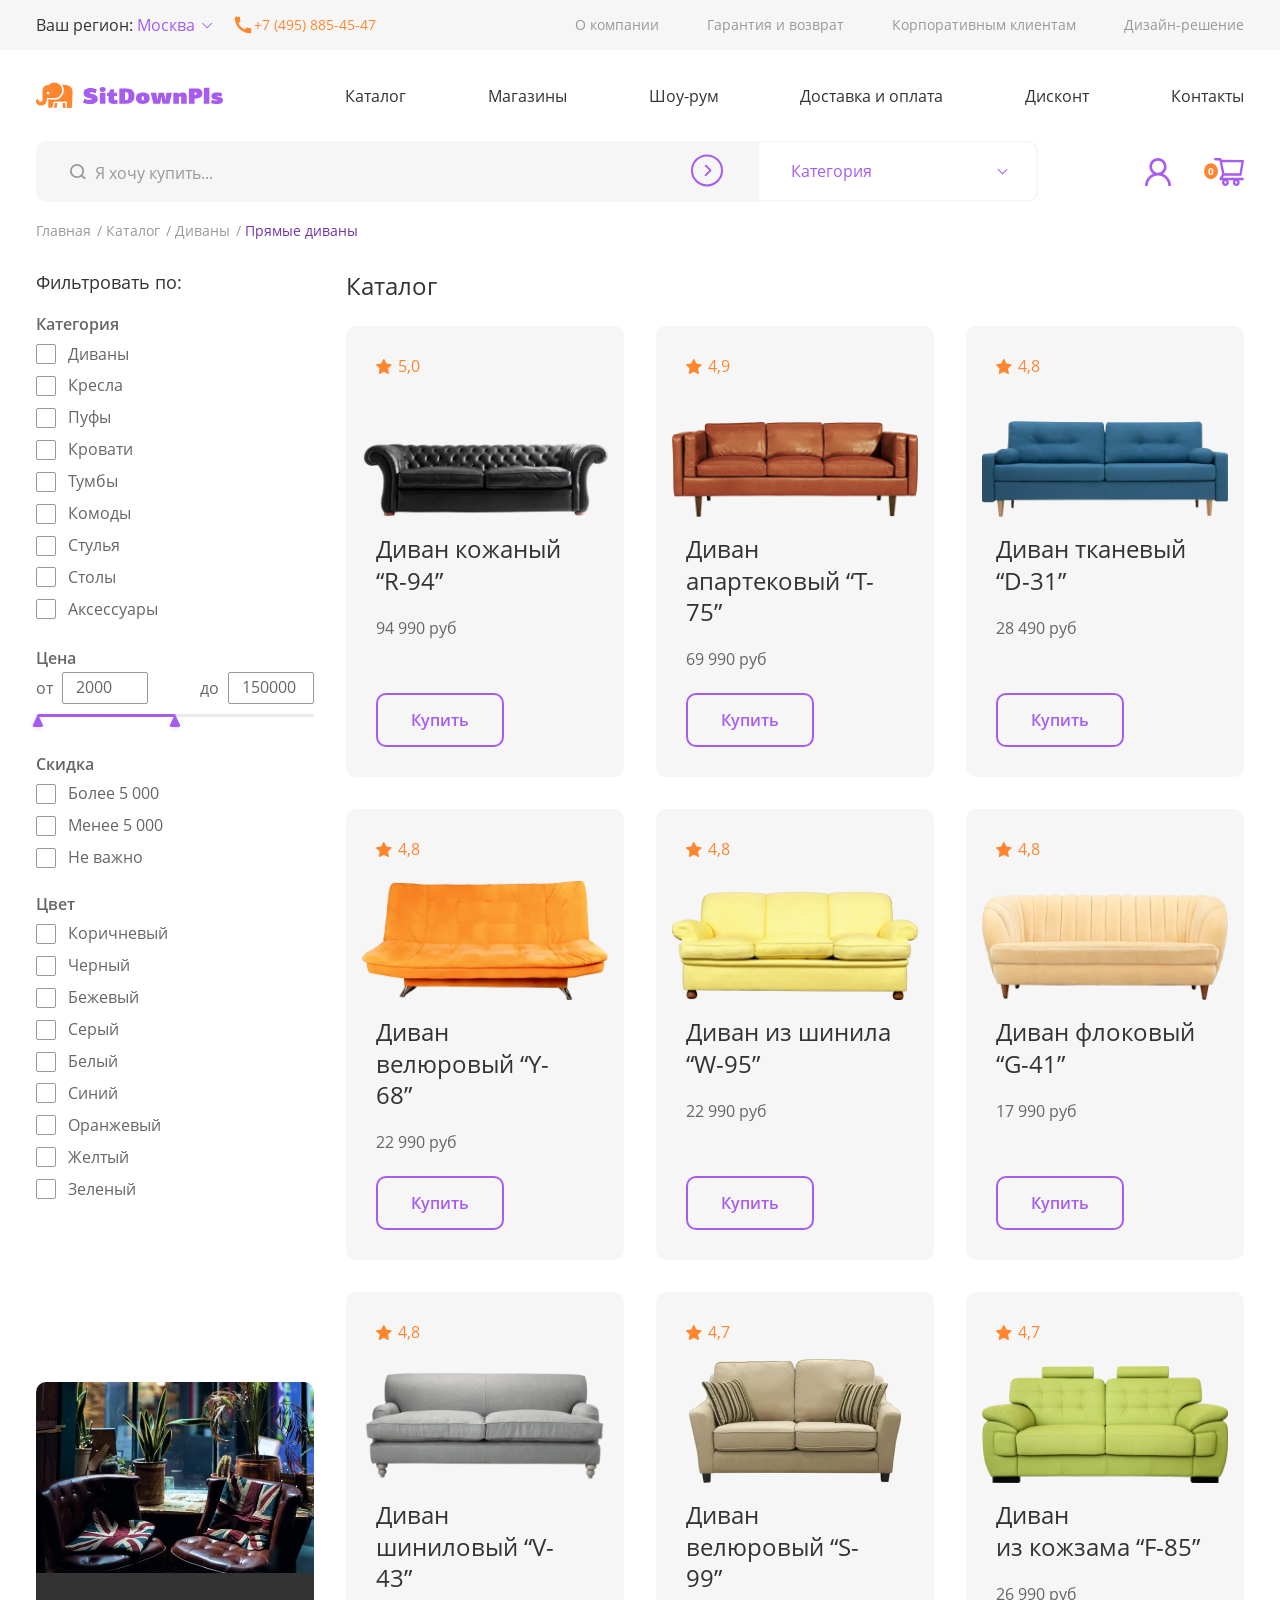
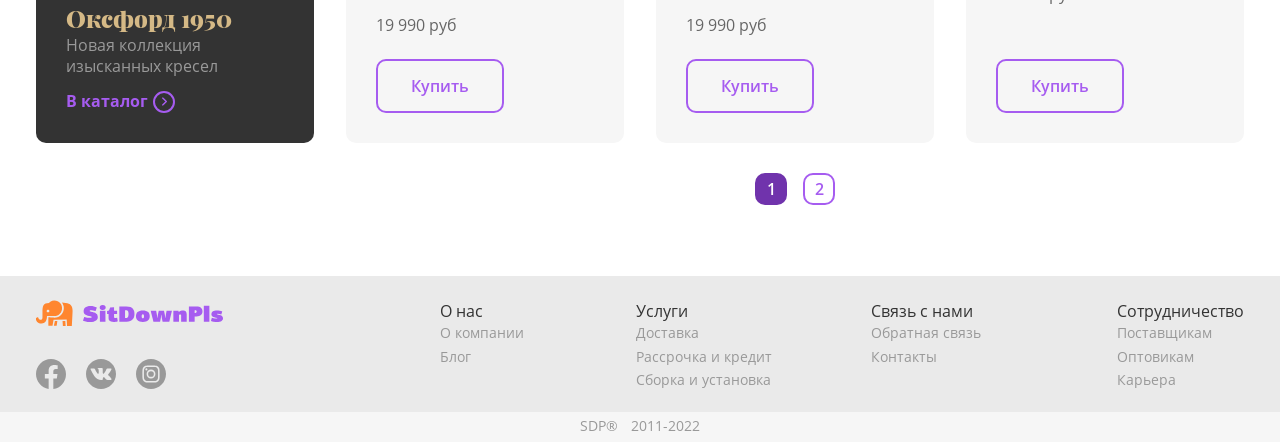
<file: catalog.html>
<!DOCTYPE html><html lang="ru"><head><meta charset="UTF-8"><meta http-equiv="X-UA-Compatible" content="IE=edge"><meta name="viewport" content="width=device-width,initial-scale=1"><!-- plagins css  --><link rel="stylesheet" href="css/choices.min.css"><link rel="stylesheet" href="css/swiper-bundle.min.css"><link rel="stylesheet" href="css/nouislider.min.css"><!-- css --><link rel="stylesheet" href="css/style.min.css"><!-- favicon  --><link rel="shortcut icon" href="img/favicon.svg"><title>SitDownPls</title></head><body class="body"><svg style="display: none;" viewbox="0 0 30.02 30" xmlns="http://www.w3.org/2000/svg" xmlns:xlink="http://www.w3.org/1999/xlink"><style>:root>svg{display:none}:root>svg:target{display:block}</style><svg viewbox="0 0 12 8" id="arrow-down" xmlns="http://www.w3.org/2000/svg"><path fill-rule="evenodd" clip-rule="evenodd" d="M5.657 5.805L10.559.903l.755.754-5.657 5.657L0 1.657.754.903l4.903 4.902z" fill="#A65CF0"/></svg><svg viewbox="0 0 7 12" id="arrow-right" xmlns="http://www.w3.org/2000/svg"><path d="M1 1l5 5-5 5" stroke="#A65CF0" stroke-width="2" stroke-linecap="round" stroke-linejoin="round"/></svg><svg viewbox="0 0 30.02 28" id="cart" xmlns="http://www.w3.org/2000/svg"><path d="M28.816 19.85H8.902l1-2.114 16.613-.03c.562 0 1.044-.417 1.144-.994l2.3-13.366a1.24 1.24 0 00-.25-.986 1.177 1.177 0 00-.399-.318 1.135 1.135 0 00-.49-.116L7.684 1.853l-.18-.881C7.39.41 6.901 0 6.346 0H1.18C.867 0 .567.13.346.359A1.25 1.25 0 000 1.225c0 .325.124.637.346.867.221.23.521.358.834.358h4.21l.79 3.895 1.943 9.764-2.502 4.238a1.253 1.253 0 00-.1 1.277c.2.413.605.673 1.054.673h2.1a3.645 3.645 0 00-.69 2.142c0 1.964 1.539 3.561 3.432 3.561s3.43-1.597 3.43-3.561c0-.774-.247-1.527-.688-2.142h5.387a3.645 3.645 0 00-.689 2.142c0 1.964 1.539 3.561 3.431 3.561 1.893 0 3.431-1.597 3.431-3.561 0-.774-.247-1.527-.688-2.142h3.789c.648 0 1.18-.548 1.18-1.225a1.253 1.253 0 00-.35-.864 1.163 1.163 0 00-.834-.358zM8.176 4.27l19.256.065-1.886 10.961-15.126.028L8.176 4.27zm3.24 21.266c-.581 0-1.056-.493-1.056-1.097s.475-1.097 1.057-1.097 1.056.493 1.056 1.097c0 .29-.11.57-.309.775a1.037 1.037 0 01-.747.322zm10.872 0c-.581 0-1.056-.493-1.056-1.097s.475-1.097 1.056-1.097c.582 0 1.057.493 1.057 1.097 0 .29-.111.57-.31.775a1.038 1.038 0 01-.747.322z" fill="#A65CF0"/></svg><svg viewbox="0 0 12 12.16" id="close" xmlns="http://www.w3.org/2000/svg"><path fill-rule="evenodd" clip-rule="evenodd" d="M1.429.239l5.326 5.185a.8.8 0 010 1.152l-5.326 5.185a.853.853 0 01-1.184 0 .8.8 0 010-1.152L4.98 6 .245 1.39a.8.8 0 010-1.151.853.853 0 011.184 0z" fill="#999"/><path fill-rule="evenodd" clip-rule="evenodd" d="M10.571.239L5.245 5.424a.8.8 0 000 1.152l5.326 5.185a.853.853 0 001.184 0 .8.8 0 000-1.152L7.02 6l4.734-4.61a.8.8 0 000-1.151.853.853 0 00-1.184 0z" fill="#999"/></svg><svg viewbox="0 0 30.01 30" id="fb" xmlns="http://www.w3.org/2000/svg"><path d="M15 0C6.75 0 0 6.762 0 15.09 0 22.62 5.49 28.87 12.66 30V19.458H8.85V15.09h3.81v-3.328c0-3.78 2.235-5.858 5.67-5.858 1.635 0 3.345.286 3.345.286v3.72h-1.89c-1.86 0-2.445 1.16-2.445 2.349v2.831h4.17l-.675 4.368H17.34V30a14.985 14.985 0 009.075-5.105A15.097 15.097 0 0030 15.09C30 6.762 23.25 0 15 0z" fill="#999"/></svg><svg viewbox="0 0 30 30" id="instagram" xmlns="http://www.w3.org/2000/svg"><path d="M12.129 15a2.871 2.871 0 105.742 0 2.871 2.871 0 00-5.742 0z" fill="#999"/><path d="M8.286 9.92c.138-.374.358-.712.644-.99.278-.286.616-.507.99-.645.304-.118.76-.258 1.6-.296.908-.041 1.18-.05 3.48-.05s2.573.008 3.48.05c.84.038 1.297.178 1.6.296.374.138.713.359.99.645.286.278.506.616.645.99.118.303.258.76.296 1.6.042.908.05 1.18.05 3.48s-.008 2.572-.05 3.48c-.038.84-.178 1.296-.296 1.6a2.67 2.67 0 01-.645.99 2.667 2.667 0 01-.99.645c-.303.118-.76.258-1.6.296-.907.042-1.18.05-3.48.05s-2.572-.008-3.48-.05c-.84-.038-1.296-.178-1.6-.296a2.852 2.852 0 01-1.634-1.635c-.118-.304-.259-.76-.297-1.6-.041-.908-.05-1.18-.05-3.48s.009-2.572.05-3.48c.038-.84.178-1.296.297-1.6zM15 19.423a4.423 4.423 0 100-8.846 4.423 4.423 0 000 8.846zm-4.598-7.987a1.034 1.034 0 100-2.068 1.034 1.034 0 000 2.068z" fill="#999"/><path d="M15 0c8.283 0 15 6.717 15 15 0 8.283-6.717 15-15 15-8.283 0-15-6.717-15-15C0 6.717 6.717 0 15 0zM6.439 18.551c.041.917.187 1.543.4 2.09a4.404 4.404 0 002.52 2.52c.547.213 1.173.358 2.09.4.918.042 1.212.052 3.55.052 2.34 0 2.633-.01 3.552-.052.917-.042 1.543-.187 2.09-.4a4.22 4.22 0 001.526-.994c.438-.43.777-.95.994-1.525.213-.548.358-1.174.4-2.09.042-.92.052-1.213.052-3.552 0-2.34-.01-2.633-.052-3.551-.041-.917-.187-1.543-.4-2.09a4.22 4.22 0 00-.994-1.526 4.218 4.218 0 00-1.525-.994c-.548-.213-1.174-.358-2.09-.4-.92-.042-1.213-.052-3.552-.052-2.34 0-2.633.01-3.551.052-.917.042-1.543.187-2.09.4a4.222 4.222 0 00-1.527.994 4.22 4.22 0 00-.993 1.525c-.213.548-.359 1.174-.4 2.09-.042.92-.052 1.213-.052 3.552 0 2.34.01 2.633.052 3.551z" fill="#999"/></svg><svg viewbox="0 0 22 22" id="phone" xmlns="http://www.w3.org/2000/svg"><path d="M18.343 14.098a10.49 10.49 0 01-3.236-.513.896.896 0 00-.926.22l-1.44 1.806c-2.593-1.238-5.023-3.575-6.315-6.261l1.787-1.522a.935.935 0 00.22-.935 10.223 10.223 0 01-.513-3.235.916.916 0 00-.907-.908H3.84c-.495 0-1.091.22-1.091.908 0 8.515 7.086 15.592 15.593 15.592.65 0 .907-.578.907-1.082v-3.162a.916.916 0 00-.907-.908z" fill="#FF862F"/></svg><svg viewbox="0 0 20 20" id="search" xmlns="http://www.w3.org/2000/svg"><path d="M17.819 16.063l-3.212-2.747a6.968 6.968 0 001.456-4.285c0-1.88-.734-3.642-2.06-4.97A6.98 6.98 0 009.03 2a6.99 6.99 0 00-4.97 2.06A6.975 6.975 0 002 9.031c0 1.878.734 3.645 2.06 4.971a6.975 6.975 0 004.971 2.06c1.57 0 3.061-.51 4.282-1.453l3.212 2.745a.193.193 0 00.272 0l1.022-1.02a.195.195 0 00.056-.136.193.193 0 00-.056-.136zm-5.075-3.32a5.222 5.222 0 01-3.713 1.538 5.222 5.222 0 01-3.712-1.537A5.222 5.222 0 013.78 9.03c0-1.401.546-2.72 1.538-3.712A5.222 5.222 0 019.03 3.78c1.402 0 2.721.544 3.713 1.538A5.222 5.222 0 0114.28 9.03a5.218 5.218 0 01-1.537 3.713z" fill="#999"/></svg><svg viewBox="0 0 14 14" fill="none" id="tooltip" xmlns="http://www.w3.org/2000/svg"><path d="M6.95 7.636l.201.604-.202-.604z" fill="#FF862F"/><path fill-rule="evenodd" clip-rule="evenodd" d="M7 0a7 7 0 100 14A7 7 0 007 0zm-.696 4.627a1.273 1.273 0 011.918 1.1c0 .299-.232.61-.671.903a3.85 3.85 0 01-.794.4l-.01.003a.636.636 0 10.404 1.207l.004-.001.007-.003.022-.008.074-.027a5.12 5.12 0 00.999-.513c.515-.343 1.237-.986 1.238-1.96a2.545 2.545 0 00-4.947-.848.636.636 0 101.2.422c.1-.283.297-.523.556-.675zm1.332 5.555a.636.636 0 11-1.272 0 .636.636 0 011.272 0z" fill="#FF862F"/></svg><svg viewBox="0 0 26 28" id="user" xmlns="http://www.w3.org/2000/svg"><path d="M24.98 22.85a13.17 13.17 0 00-2.787-4.203 12.977 12.977 0 00-4.131-2.835l-.042-.018a8.752 8.752 0 003.554-7.07C21.574 3.904 17.737 0 13 0S4.426 3.905 4.426 8.724c0 2.909 1.4 5.487 3.554 7.073-.014.008-.028.011-.042.018a12.864 12.864 0 00-4.131 2.835 13.227 13.227 0 00-2.787 4.204A13.269 13.269 0 000 27.712a.286.286 0 00.079.203.276.276 0 00.198.085H2.35a.278.278 0 00.277-.274 10.576 10.576 0 013.035-7.187c1.96-1.994 4.564-3.092 7.337-3.092 2.773 0 5.376 1.098 7.337 3.092a10.576 10.576 0 013.035 7.187.276.276 0 00.277.274h2.074a.273.273 0 00.198-.085.282.282 0 00.079-.203 13.302 13.302 0 00-1.02-4.862zM13 14.774c-1.587 0-3.08-.63-4.204-1.773a6.064 6.064 0 01-1.743-4.277c0-1.615.62-3.135 1.743-4.278A5.857 5.857 0 0113 2.673c1.587 0 3.08.63 4.204 1.773a6.064 6.064 0 011.743 4.278A6.064 6.064 0 0117.204 13 5.857 5.857 0 0113 14.774z" fill="#A65CF0"/></svg><svg viewBox="0 0 14 14" id="tooltip2" xmlns="http://www.w3.org/2000/svg"><path d="M6.95 7.636l.201.604-.202-.604z" fill="#FF862F"/><path fill-rule="evenodd" clip-rule="evenodd" d="M7 0a7 7 0 100 14A7 7 0 007 0zm-.696 4.627a1.273 1.273 0 011.918 1.1c0 .299-.232.61-.671.903a3.85 3.85 0 01-.794.4l-.01.003a.636.636 0 10.404 1.207l.004-.001.007-.003.022-.008.074-.027a5.12 5.12 0 00.999-.513c.515-.343 1.237-.986 1.238-1.96a2.545 2.545 0 00-4.947-.848.636.636 0 101.2.422c.1-.283.297-.523.556-.675zm1.332 5.555a.636.636 0 11-1.272 0 .636.636 0 011.272 0z" fill="#FF862F"/></svg><svg viewbox="0 0 30 30" id="vk" xmlns="http://www.w3.org/2000/svg"><path d="M15 0C6.716 0 0 6.716 0 15c0 8.284 6.716 15 15 15 8.284 0 15-6.716 15-15 0-8.284-6.716-15-15-15zm7.609 16.622c.699.683 1.439 1.326 2.066 2.08.278.333.54.677.74 1.065.285.553.027 1.159-.467 1.192l-3.073-.001c-.794.066-1.426-.255-1.958-.797-.425-.433-.82-.894-1.229-1.342a2.871 2.871 0 00-.553-.492c-.42-.272-.783-.189-1.023.249-.245.445-.3.939-.324 1.434-.033.725-.252.914-.979.948-1.554.073-3.028-.163-4.398-.946-1.208-.69-2.144-1.666-2.959-2.77-1.587-2.152-2.803-4.514-3.895-6.944-.246-.547-.066-.84.538-.85a85.522 85.522 0 013.009-.002c.408.007.678.24.835.625.542 1.334 1.206 2.603 2.039 3.78.222.313.448.625.77.846.357.245.628.164.796-.233.107-.253.154-.523.177-.794.08-.927.09-1.854-.049-2.777-.086-.578-.41-.951-.987-1.06-.293-.056-.25-.165-.108-.332.248-.29.48-.47.944-.47h3.472c.547.107.67.353.744.904l.003 3.859c-.006.213.107.845.49.985.307.101.51-.145.693-.34.833-.883 1.426-1.926 1.957-3.005.235-.476.437-.969.634-1.462.146-.365.373-.545.785-.539l3.343.004c.099 0 .199.001.296.018.564.097.718.339.544.889-.275.863-.808 1.583-1.329 2.304-.558.772-1.154 1.517-1.707 2.293-.508.709-.468 1.066.163 1.681z" fill="#999"/></svg></svg><header class="header"><div class="header__container container"><div class="header__wrap"><a href="index.html" class="header__logo logo" aria-label="Логотип SitDownPls"><img class="logo__img" src="img/logo.svg" alt="Logo"></a><nav class="header__nav header-menu header-menu_adap_desktop"><div class="header-menu__wrap"><ul class="header-menu__list main-menu" aria-label="Главное меню"><li class="main-menu__item"><a href="catalog.html" class="main-menu__link">Каталог</a></li><li class="main-menu__item"><a href="#" class="main-menu__link">Магазины</a></li><li class="main-menu__item"><a href="#" class="main-menu__link">Шоу-рум</a></li><li class="main-menu__item"><a href="#" class="main-menu__link">Доставка и оплата</a></li><li class="main-menu__item"><a href="#" class="main-menu__link">Дисконт</a></li><li class="main-menu__item"><a href="#" class="main-menu__link">Контакты</a></li></ul></div></nav><form action="#" class="header__region-form region-form"><span class="region-form__text">Ваш регион:</span> <select name="region" class="region-form__select"><option value="Москва" class="region-form__option" selected="selected">Москва</option><option value="Казань" class="region-form__option">Казань</option><option value="Уфа" class="region-form__option">Уфа</option><option value="Пермь" class="region-form__option">Пермь</option></select> <span class="region-form__icon-wrap"><svg class="region-form__icon" viewbox="0 0 12 8"><use xlink:href="#arrow-down"></use></svg></span></form><div class="header__phone-wrap"><a href="tel:+74958854547" class="header__phone"><svg class="header__phone-icon" viewbox="0 0 16.5 16.5"><use xlink:href="#phone"></use></svg> +7 (495) 885-45-47</a></div><nav class="header__nav header-menu header-menu_adap_mob"><button class="header-menu__btn" aria-label="Открыть Закрыть меню"><span class="header-menu__btn-line"></span></button><div class="header-menu__wrap"><ul class="header-menu__list main-menu main-menu_adap_mob" aria-label="Главное меню"><li class="main-menu__item main-menu__item_adap_close"><button class="main-menu__btn-close"><svg class="main-menu__btn-close-icon" viewbox="0 0 12 12"><use xlink:href="#close"></use></svg></button></li><li class="main-menu__item"><a href="catalog.html" class="main-menu__link">Каталог</a></li><li class="main-menu__item"><a href="#" class="main-menu__link">Магазины</a></li><li class="main-menu__item"><a href="#" class="main-menu__link">Шоу-рум</a></li><li class="main-menu__item"><a href="#" class="main-menu__link">Доставка и оплата</a></li><li class="main-menu__item"><a href="#" class="main-menu__link">Дисконт</a></li><li class="main-menu__item"><a href="#" class="main-menu__link">Контакты</a></li></ul><ul class="header-menu__list info-menu" aria-label="Дополнительное информационное меню"><li class="info-menu__item"><a href="#" class="info-menu__link">О компании</a></li><li class="info-menu__item"><a href="#" class="info-menu__link">Гарантия и возврат</a></li><li class="info-menu__item"><a href="#" class="info-menu__link">Корпоративным клиентам</a></li><li class="info-menu__item"><a href="#" class="info-menu__link">Дизайн-решение</a></li></ul></div></nav><div class="header__user-cart-wrap"><a href="#" class="header__user-cab"><svg viewbox="0 0 26 28" class="header__user-cab-icon"><use xlink:href="#user"></use></svg> </a><a href="#" class="header__cart mini-cart"><span class="mini-cart__count">0</span> <svg viewbox="0 0 30 28" class="mini-cart__icon"><use xlink:href="#cart"></use></svg></a></div><div class="header__search-category-wrap"><form action="#" class="header__search-form search-form"><input type="text" name="search" class="search-form__input" placeholder="Я хочу купить..."> <svg class="search-form__icon" viewbox="0 0 20 20"><use xlink:href="#search"></use></svg> <button type="submit" class="search-form__btn btn-arrow-right" aria-label="Найти"><svg class="search-form__btn-icon btn-arrow-right__icon" viewbox="0 0 7 12"><use xlink:href="#arrow-right"></use></svg></button></form><div class="header__category-filter header-category-filter"><div class="categories header__categories"><select name="category" id="search-category" class="categories__list"></select></div></div></div></div><ul class="header__breadcrumps breadcrumps"><li class="breadcrumps__item"><a href="index.html" class="breadcrumps__link">Главная</a></li><li class="breadcrumps__item"><a href="" class="breadcrumps__link">Каталог</a></li><li class="breadcrumps__item"><a href="" class="breadcrumps__link">Диваны</a></li><li class="breadcrumps__item"><span class="breadcrumps__active-page">Прямые диваны</span></li></ul></div></header><main class="main page-content"><section class="section-catalog section"><div class="section-catalog__container container"><h1 class="section-catalog__title section-title">Каталог</h1><form action="#" class="section-catalog__filters product-filtres"><h2 class="product-filtres__title">Фильтры:</h2><div class="product-filtres__filter product-filter"><button type="button" class="product-filter__btn dropdown-btn" data-path="2">Категория <svg class="product-filter__btn-icon" viewbox="0 0 12 8"><use xlink:href="#arrow-down"></use></svg></button><div class="product-filter__wrap dropdown-content" data-target="2"><ul class="product-filter__list"><li class="product-filter__item checkbox"><label class="product-filter__checkbox-label checkbox-label" for="sofas"><input type="checkbox" class="product-filter__checkbox-input checkbox__input" name="Категория" id="sofas" value="Диваны"> <span class="product-filter__checkbox-text checkbox__span">Диваны</span></label></li><li class="product-filter__item checkbox"><label class="product-filter__checkbox-label checkbox-label" for="armchairs"><input type="checkbox" class="product-filter__checkbox-input checkbox__input" name="Категория" id="armchairs" value="Кресла"> <span class="product-filter__checkbox-text checkbox__span">Кресла</span></label></li><li class="product-filter__item checkbox"><label class="product-filter__checkbox-label checkbox-label" for="poufs"><input type="checkbox" class="product-filter__checkbox-input checkbox__input" name="Категория" id="poufs" value="Пуфы"> <span class="product-filter__checkbox-text checkbox__span">Пуфы</span></label></li><li class="product-filter__item checkbox"><label class="product-filter__checkbox-label checkbox-label" for="beds"><input type="checkbox" class="product-filter__checkbox-input checkbox__input" name="Категория" id="beds" value="Кровати"> <span class="product-filter__checkbox-text checkbox__span">Кровати</span></label></li><li class="product-filter__item checkbox"><label class="product-filter__checkbox-label checkbox-label" for="cabinets"><input type="checkbox" class="product-filter__checkbox-input checkbox__input" name="Категория" id="cabinets" value="Тумбы"> <span class="product-filter__checkbox-text checkbox__span">Тумбы</span></label></li><li class="product-filter__item checkbox"><label class="product-filter__checkbox-label checkbox-label" for="dressers"><input type="checkbox" class="product-filter__checkbox-input checkbox__input" name="Категория" id="dressers" value="Комоды"> <span class="product-filter__checkbox-text checkbox__span">Комоды</span></label></li><li class="product-filter__item checkbox"><label class="product-filter__checkbox-label checkbox-label" for="chairs"><input type="checkbox" class="product-filter__checkbox-input checkbox__input" name="Категория" id="chairs" value="Стулья"> <span class="product-filter__checkbox-text checkbox__span">Стулья</span></label></li><li class="product-filter__item checkbox"><label class="product-filter__checkbox-label checkbox-label" for="tables"><input type="checkbox" class="product-filter__checkbox-input checkbox__input" name="Категория" id="tables" value="Столы"> <span class="product-filter__checkbox-text checkbox__span">Столы</span></label></li><li class="product-filter__item checkbox"><label class="product-filter__checkbox-label checkbox-label" for="accessories"><input type="checkbox" class="product-filter__checkbox-input checkbox__input" name="Категория" id="accessories" value="Аксессуары"> <span class="product-filter__checkbox-text checkbox__span">Аксессуары</span></label></li><li class="product-filter__item"><button type="button" class="product-filter__more-btn">7</button></li></ul></div></div><div class="product-filtres__filter product-filter product-filter-price"><button type="button" class="product-filter__btn product-filter__btn-price dropdown-btn" data-path="3">Цена <svg class="product-filter__btn-icon" viewbox="0 0 12 8"><use xlink:href="#arrow-down"></use></svg></button><div class="product-filter__wrap dropdown-content" data-target="3"><div class="product-filter__price-number"><div class="product-filter__price-field"><span class="product-filter__price-text">от</span> <input class="product-filter__price-input product-filter__price-input-min" type="number" value="2000"></div><div class="product-filter__price-field"><span class="product-filter__price-text">до</span> <input class="product-filter__price-input product-filter__price-input-max" type="number" value="150000"></div></div><div class="product-filter__price-range"></div></div></div><div class="product-filtres__filter product-filter"><button type="button" class="product-filter__btn dropdown-btn" data-path="4">Скидка <svg class="product-filter__btn-icon" viewbox="0 0 12 8"><use xlink:href="#arrow-down"></use></svg></button><div class="product-filter__wrap dropdown-content" data-target="4"><ul class="product-filter__list"><li class="product-filter__item checkbox"><label class="product-filter__checkbox-label checkbox-label" for="maxSale"><input type="radio" class="product-filter__checkbox-input checkbox__input" name="Скидка" id="maxSale" value="Более 5000"> <span class="product-filter__checkbox-text checkbox__span"><span class="product-filter__checkbox-sale-mob">&gt;</span><span class="product-filter__checkbox-sale">Более</span> 5 000</span></label></li><li class="product-filter__item checkbox"><label class="product-filter__checkbox-label checkbox-label" for="minSale"><input type="radio" class="product-filter__checkbox-input checkbox__input" name="Скидка" id="minSale" value="Менее 5000"> <span class="product-filter__checkbox-text checkbox__span"><span class="product-filter__checkbox-sale-mob">&lt;</span><span class="product-filter__checkbox-sale">Менее</span> 5 000</span></label></li><li class="product-filter__item checkbox"><label class="product-filter__checkbox-label checkbox-label" for="noMatterSale"><input type="radio" class="product-filter__checkbox-input checkbox__input" name="Скидка" id="noMatterSale" value="Не важно"> <span class="product-filter__checkbox-text checkbox__span">Не важно</span></label></li></ul></div></div><div class="product-filtres__filter product-filter"><button type="button" class="product-filter__btn dropdown-btn" data-path="5">Цвет <svg class="product-filter__btn-icon" viewbox="0 0 12 8"><use xlink:href="#arrow-down"></use></svg></button><div class="product-filter__wrap dropdown-content" data-target="5"><ul class="product-filter__list"><li class="product-filter__item checkbox"><label class="product-filter__checkbox-label checkbox-label" for="brown"><input type="checkbox" class="product-filter__checkbox-input checkbox__input" name="Цвет" id="brown" value="Коричневый"> <span class="product-filter__checkbox-text checkbox__span">Коричневый</span></label></li><li class="product-filter__item checkbox"><label class="product-filter__checkbox-label checkbox-label" for="black"><input type="checkbox" class="product-filter__checkbox-input checkbox__input" name="Цвет" id="black" value="Черный"> <span class="product-filter__checkbox-text checkbox__span">Черный</span></label></li><li class="product-filter__item checkbox"><label class="product-filter__checkbox-label checkbox-label" for="beige"><input type="checkbox" class="product-filter__checkbox-input checkbox__input" name="Цвет" id="beige" value="Бежевый"> <span class="product-filter__checkbox-text checkbox__span">Бежевый</span></label></li><li class="product-filter__item checkbox"><label class="product-filter__checkbox-label checkbox-label" for="grey"><input type="checkbox" class="product-filter__checkbox-input checkbox__input" name="Цвет" id="grey" value="Серый"> <span class="product-filter__checkbox-text checkbox__span">Серый</span></label></li><li class="product-filter__item checkbox"><label class="product-filter__checkbox-label checkbox-label" for="white"><input type="checkbox" class="product-filter__checkbox-input checkbox__input" name="Цвет" id="white" value="Белый"> <span class="product-filter__checkbox-text checkbox__span">Белый</span></label></li><li class="product-filter__item checkbox"><label class="product-filter__checkbox-label checkbox-label" for="blue"><input type="checkbox" class="product-filter__checkbox-input checkbox__input" name="Цвет" id="blue" value="Синий"> <span class="product-filter__checkbox-text checkbox__span">Синий</span></label></li><li class="product-filter__item checkbox"><label class="product-filter__checkbox-label checkbox-label" for="orange"><input type="checkbox" class="product-filter__checkbox-input checkbox__input" name="Цвет" id="orange" value="Оранжевый"> <span class="product-filter__checkbox-text checkbox__span">Оранжевый</span></label></li><li class="product-filter__item checkbox"><label class="product-filter__checkbox-label checkbox-label" for="yellow"><input type="checkbox" class="product-filter__checkbox-input checkbox__input" name="Цвет" id="yellow" value="Желтый"> <span class="product-filter__checkbox-text checkbox__span">Желтый</span></label></li><li class="product-filter__item checkbox"><label class="product-filter__checkbox-label checkbox-label" for="green"><input type="checkbox" class="product-filter__checkbox-input checkbox__input" name="Цвет" id="green" value="Зеленый"> <span class="product-filter__checkbox-text checkbox__span">Зеленый</span></label></li><li class="product-filter__item"><button type="button" class="product-filter__more-btn">7</button></li></ul></div></div></form><div class="section-catalog__products catalog-products swiper"><div class="catalog-products__wrap swiper-wrapper"><article class="catalog-products__slide product-card swiper-slide"><span class="product-card__rating product-rating">5,0</span><div class="product-card__img-wrap"><picture><source type="image/webp" srcset="img/high-rating/r-94-mobile.webp" media="(max-width: 767px)"><source type="image/webp" srcset="img/high-rating/r-94.webp"><source srcset="img/high-rating/r-94-mobile.png" media="(max-width: 767px)"><img src="img/high-rating/r-94.png" alt="Диван кожаный “R-94”" class="product-card__img"></picture></div><h3 class="product-card__title">Диван кожаный “R-94”</h3><span class="product-card__price">94 990 руб</span> <a href="single-product.html" class="product-card__btn btn-ghost">Купить</a></article><article class="catalog-products__slide product-card swiper-slide"><span class="product-card__rating product-rating">4,9</span><div class="product-card__img-wrap"><picture><source type="image/webp" srcset="img/high-rating/t-75-mobile.webp" media="(max-width: 767px)"><source type="image/webp" srcset="img/high-rating/t-75.webp"><source srcset="img/high-rating/t-75-mobile.png" media="(max-width: 767px)"><img src="img/high-rating/t-75.png" alt="Диван апартековый “T-75”" class="product-card__img"></picture></div><h3 class="product-card__title">Диван апартековый “T-75”</h3><span class="product-card__price">69 990 руб</span> <a href="single-product.html" class="product-card__btn btn-ghost">Купить</a></article><article class="catalog-products__slide product-card swiper-slide"><span class="product-card__rating product-rating">4,8</span><div class="product-card__img-wrap"><picture><source type="image/webp" srcset="img/high-rating/d-31-mobile.webp" media="(max-width: 767px)"><source type="image/webp" srcset="img/high-rating/d-31.webp"><source srcset="img/high-rating/d-31-mobile.png" media="(max-width: 767px)"><img src="img/high-rating/d-31.png" alt="Диван тканевый “D-31”" class="product-card__img"></picture></div><h3 class="product-card__title">Диван тканевый “D-31”</h3><span class="product-card__price">28 490 руб</span> <a href="single-product.html" class="product-card__btn btn-ghost">Купить</a></article><article class="catalog-products__slide product-card swiper-slide"><span class="product-card__rating product-rating">4,8</span><div class="product-card__img-wrap"><picture><source type="image/webp" srcset="img/high-rating/y-68-mobile.webp" media="(max-width: 767px)"><source type="image/webp" srcset="img/high-rating/y-68.webp"><source srcset="img/high-rating/y-68-mobile.png" media="(max-width: 767px)"><img src="img/high-rating/y-68.png" alt="Диван велюровый “Y-68”" class="product-card__img"></picture></div><h3 class="product-card__title">Диван велюровый “Y-68”</h3><span class="product-card__price">22 990 руб</span> <a href="single-product.html" class="product-card__btn btn-ghost">Купить</a></article><article class="catalog-products__slide product-card swiper-slide"><span class="product-card__rating product-rating">4,8</span><div class="product-card__img-wrap"><picture><source type="image/webp" srcset="img/high-rating/w-95-mobile.webp" media="(max-width: 767px)"><source type="image/webp" srcset="img/high-rating/w-95.webp"><source srcset="img/high-rating/w-95-mobile.png" media="(max-width: 767px)"><img src="img/high-rating/w-95.png" alt="Диван из шинила “W-95”" class="product-card__img"></picture></div><h3 class="product-card__title">Диван из шинила “W-95”</h3><span class="product-card__price">22 990 руб</span> <a href="single-product.html" class="product-card__btn btn-ghost">Купить</a></article><article class="catalog-products__slide product-card swiper-slide"><span class="product-card__rating product-rating">4,8</span><div class="product-card__img-wrap"><picture><source type="image/webp" srcset="img/high-rating/g-41-mobile.webp" media="(max-width: 767px)"><source type="image/webp" srcset="img/high-rating/g-41.webp"><source srcset="img/high-rating/g-41-mobile.png" media="(max-width: 767px)"><img src="img/high-rating/g-41.png" alt="Диван флоковый “G-41”" class="product-card__img"></picture></div><h3 class="product-card__title">Диван флоковый “G-41”</h3><span class="product-card__price">17 990 руб</span> <a href="single-product.html" class="product-card__btn btn-ghost">Купить</a></article><article class="catalog-products__slide product-card swiper-slide"><span class="product-card__rating product-rating">4,8</span><div class="product-card__img-wrap"><picture><source type="image/webp" srcset="img/high-rating/v-43-mobile.webp" media="(max-width: 767px)"><source type="image/webp" srcset="img/high-rating/v-43.webp"><source srcset="img/high-rating/v-43-mobile.png" media="(max-width: 767px)"><img src="img/high-rating/v-43.png" alt="Диван шиниловый “V-43”" class="product-card__img"></picture></div><h3 class="product-card__title">Диван шиниловый “V-43”</h3><span class="product-card__price">19 990 руб</span> <a href="single-product.html" class="product-card__btn btn-ghost">Купить</a></article><article class="catalog-products__slide product-card swiper-slide"><span class="product-card__rating product-rating">4,7</span><div class="product-card__img-wrap"><picture><source type="image/webp" srcset="img/high-rating/s-99-mobile.webp" media="(max-width: 767px)"><source type="image/webp" srcset="img/high-rating/s-99.webp"><source srcset="img/high-rating/s-99-mobile.png" media="(max-width: 767px)"><img src="img/high-rating/s-99.png" alt="Диван велюровый “S-99”" class="product-card__img"></picture></div><h3 class="product-card__title">Диван велюровый “S-99”</h3><span class="product-card__price">19 990 руб</span> <a href="single-product.html" class="product-card__btn btn-ghost">Купить</a></article><article class="catalog-products__slide product-card swiper-slide"><span class="product-card__rating product-rating">4,7</span><div class="product-card__img-wrap"><picture><source type="image/webp" srcset="img/high-rating/f-85-mobile.webp" media="(max-width: 767px)"><source type="image/webp" srcset="img/high-rating/f-85.webp"><source srcset="img/high-rating/f-85-mobile.png" media="(max-width: 767px)"><img src="img/high-rating/f-85.png" alt="Диван из кожзама “F-85”" class="product-card__img"></picture></div><h3 class="product-card__title">Диван из кожзама “F-85”</h3><span class="product-card__price">26 990 руб</span> <a href="single-product.html" class="product-card__btn btn-ghost">Купить</a></article><article class="catalog-products__slide product-card swiper-slide"><span class="product-card__rating product-rating">4,6</span><div class="product-card__img-wrap"><picture><source type="image/webp" srcset="img/high-rating/h-64-mobile.webp" media="(max-width: 767px)"><source type="image/webp" srcset="img/high-rating/h-64.webp"><source srcset="img/high-rating/h-64-mobile.png" media="(max-width: 767px)"><img src="img/high-rating/h-64.png" alt="Диван флоковый “H-64”" class="product-card__img"></picture></div><h3 class="product-card__title">Диван флоковый “H-64”</h3><span class="product-card__price">25 990 руб</span> <a href="single-product.html" class="product-card__btn btn-ghost">Купить</a></article><article class="catalog-products__slide product-card swiper-slide"><span class="product-card__rating product-rating">4,6</span><div class="product-card__img-wrap"><picture><source type="image/webp" srcset="img/high-rating/h-58-mobile.webp" media="(max-width: 767px)"><source type="image/webp" srcset="img/high-rating/h-58.webp"><source srcset="img/high-rating/h-58-mobile.png" media="(max-width: 767px)"><img src="img/high-rating/h-58.png" alt="Диван флоковый “H-58”" class="product-card__img"></picture></div><h3 class="product-card__title">Диван флоковый “H-58”</h3><span class="product-card__price">23 990 руб</span> <a href="single-product.html" class="product-card__btn btn-ghost">Купить</a></article><article class="catalog-products__slide product-card swiper-slide"><span class="product-card__rating product-rating">4,6</span><div class="product-card__img-wrap"><picture><source type="image/webp" srcset="img/high-rating/r-43-mobile.webp" media="(max-width: 767px)"><source type="image/webp" srcset="img/high-rating/r-43.webp"><source srcset="img/high-rating/r-43-mobile.png" media="(max-width: 767px)"><img src="img/high-rating/r-43.png" alt="Диван из кожзама “R-43”" class="product-card__img"></picture></div><h3 class="product-card__title">Диван из кожзама “R-43”</h3><span class="product-card__price">33 990 руб</span> <a href="single-product.html" class="product-card__btn btn-ghost">Купить</a></article><article class="catalog-products__slide product-card swiper-slide"><span class="product-card__rating product-rating">4,6</span><div class="product-card__img-wrap"><picture><source type="image/webp" srcset="img/catalog/c-42-mobile.webp" media="(max-width: 767px)"><source type="image/webp" srcset="img/catalog/c-42.webp"><source srcset="img/catalog/c-42-mobile.png" media="(max-width: 767px)"><img src="img/catalog/c-42.png" alt="Диван из шинила “С-42”" class="product-card__img"></picture></div><h3 class="product-card__title">Диван из шинила “С-42”</h3><span class="product-card__price">18 990 руб</span> <a href="single-product.html" class="product-card__btn btn-ghost">Купить</a></article><article class="catalog-products__slide product-card swiper-slide"><span class="product-card__rating product-rating">4,6</span><div class="product-card__img-wrap"><picture><source type="image/webp" srcset="img/catalog/u-58-mobile.webp" media="(max-width: 767px)"><source type="image/webp" srcset="img/catalog/u-58.webp"><source srcset="img/catalog/u-58-mobile.png" media="(max-width: 767px)"><img src="img/catalog/u-58.png" alt="Диван велюровый “U-58”" class="product-card__img"></picture></div><h3 class="product-card__title">Диван велюровый “U-58”</h3><span class="product-card__price">21 990 руб</span> <a href="single-product.html" class="product-card__btn btn-ghost">Купить</a></article><article class="catalog-products__slide product-card swiper-slide"><span class="product-card__rating product-rating">4,5</span><div class="product-card__img-wrap"><picture><source type="image/webp" srcset="img/catalog/f-41-mobile.webp" media="(max-width: 767px)"><source type="image/webp" srcset="img/catalog/f-41.webp"><source srcset="img/catalog/f-41-mobile.png" media="(max-width: 767px)"><img src="img/catalog/f-41.png" alt="Диван флоковый “F-41”" class="product-card__img"></picture></div><h3 class="product-card__title">Диван флоковый “F-41”</h3><span class="product-card__price">17 990 руб</span> <a href="single-product.html" class="product-card__btn btn-ghost">Купить</a></article><article class="catalog-products__slide product-card swiper-slide"><span class="product-card__rating product-rating">4,5</span><div class="product-card__img-wrap"><picture><source type="image/webp" srcset="img/catalog/r-85-mobile.webp" media="(max-width: 767px)"><source type="image/webp" srcset="img/catalog/r-85.webp"><source srcset="img/catalog/r-85-mobile.png" media="(max-width: 767px)"><img src="img/catalog/r-85.png" alt="Диван велюровый “R-85”" class="product-card__img"></picture></div><h3 class="product-card__title">Диван велюровый “R-85”</h3><span class="product-card__price">34 990 руб</span> <a href="single-product.html" class="product-card__btn btn-ghost">Купить</a></article><article class="catalog-products__slide product-card swiper-slide"><span class="product-card__rating product-rating">4,5</span><div class="product-card__img-wrap"><picture><source type="image/webp" srcset="img/catalog/s-44-mobile.webp" media="(max-width: 767px)"><source type="image/webp" srcset="img/catalog/s-44.webp"><source srcset="img/catalog/s-44-mobile.png" media="(max-width: 767px)"><img src="img/catalog/s-44.png" alt="Диван велюровый “S-44”" class="product-card__img"></picture></div><h3 class="product-card__title">Диван велюровый “S-44”</h3><span class="product-card__price">19 990 руб</span> <a href="single-product.html" class="product-card__btn btn-ghost">Купить</a></article><article class="catalog-products__slide product-card swiper-slide"><span class="product-card__rating product-rating">4,4</span><div class="product-card__img-wrap"><picture><source type="image/webp" srcset="img/catalog/c-80-mobile.webp" media="(max-width: 767px)"><source type="image/webp" srcset="img/catalog/c-80.webp"><source srcset="img/catalog/c-80-mobile.png" media="(max-width: 767px)"><img src="img/catalog/c-80.png" alt="Диван из шинила “С-80”" class="product-card__img"></picture></div><h3 class="product-card__title">Диван из шинила “С-80”</h3><span class="product-card__price">20 990 руб</span> <a href="single-product.html" class="product-card__btn btn-ghost">Купить</a></article></div><div class="catalog-products__pagination swiper-pagination"></div></div><article class="section-catalog__advertising"><h3 class="section-catalog__advertising-title">Оксфорд 1950</h3><p class="section-catalog__advertising-text">Новая коллекция изысканных&nbsp;кресел</p><a href="/catalog.html" class="section-catalog__advertising-link">В каталог <span class="section-catalog__advertising-link-icon-wrap"><svg class="section-catalog__advertising-link-icon" viewbox="0 0 7 12"><use xlink:href="#arrow-right"></use></svg></span></a></article></div></section></main><footer class="footer"><div class="footer__main"><div class="footer__container container"><div class="footer__logo-socmedia-wrap"><a href="index.html" class="footer__logo logo" aria-label="Логотип SitDownPls"><img class="logo__img" src="img/logo.svg" alt="Logo"></a><ul class="footer__soc-media soc-media"><li class="soc-media__item"><a href="" class="soc-media__link" aria-label="Перейти на фэйсбук"><svg class="soc-media__icon" viewbox="0 0 30 30"><use xlink:href="#fb"></use></svg></a></li><li class="soc-media__item"><a href="" class="soc-media__link"><svg class="soc-media__icon" viewbox="0 0 30 30"><use xlink:href="#vk" aria-label="Перейти во вконтакте"></use></svg></a></li><li class="soc-media__item"><a href="" class="soc-media__link"><svg class="soc-media__icon" viewbox="0 0 30 30"><use xlink:href="#instagram" aria-label="Перейти в инстаграм"></use></svg></a></li></ul></div><ul class="footer__links footer-links"><li class="footer-links__part"><h3 class="footer-links__title">О нас</h3><ul class="footer-links__list"><li class="footer-links__item"><a href="" class="footer-links__link">О компании</a></li><li class="footer-links__item"><a href="" class="footer-links__link">Блог</a></li></ul></li><li class="footer-links__part"><h3 class="footer-links__title">Услуги</h3><ul class="footer-links__list"><li class="footer-links__item"><a href="" class="footer-links__link">Доставка</a></li><li class="footer-links__item"><a href="" class="footer-links__link">Рассрочка и кредит</a></li><li class="footer-links__item"><a href="" class="footer-links__link">Сборка и установка</a></li></ul></li><li class="footer-links__part"><h3 class="footer-links__title">Связь с нами</h3><ul class="footer-links__list"><li class="footer-links__item"><a href="" class="footer-links__link">Обратная связь</a></li><li class="footer-links__item"><a href="" class="footer-links__link">Контакты</a></li></ul></li><li class="footer-links__part"><h3 class="footer-links__title">Сотрудничество</h3><ul class="footer-links__list"><li class="footer-links__item"><a href="" class="footer-links__link">Поставщикам</a></li><li class="footer-links__item"><a href="" class="footer-links__link">Оптовикам</a></li><li class="footer-links__item"><a href="" class="footer-links__link">Карьера</a></li></ul></li></ul></div></div><div class="footer__copyrights"><div class="container"><span class="footer__copyrights-content">SDP® </span><span class="footer__copyrights-year">2011-2022</span></div></div></footer><div class="modal-window modal-window-swiper-gallery"><div class="modal-window__overlay"></div><div class="modal-window__wrap"><button class="modal-window__btn-close"><svg class="modal-window__btn-close-icon" viewbox="0 0 12 12"><use xlink:href="#close"></use></svg></button><div class="modal-window__content"><div class="modal-window__swiper-top modal-window-swiper-top"><div class="modal-window-swiper-top__wrap swiper-wrapper"><div class="modal-window-swiper-top__swiper-slide swiper-slide"><picture><source type="image/webp" srcset="img/single-product/d-31-mob.webp" media="(max-width: 767px)"><source type="image/webp" srcset="img/single-product/d-31.webp"><source srcset="img/single-product/d-31-mob.png" media="(max-width: 767px)"><img src="img/single-product/d-31.png" alt="Диван тканевый “D-31”" class="modal-window-swiper-top__img"></picture></div><div class="modal-window-swiper-top__swiper-slide swiper-slide"><picture><source type="image/webp" srcset="img/single-product/d-31-2.webp"><img src="img/single-product/d-31-2.png" alt="Диван тканевый “D-31”" class="modal-window-swiper-top__img"></picture></div><div class="modal-window-swiper-top__swiper-slide swiper-slide"><picture><source type="image/webp" srcset="img/single-product/d-31-3.webp"><img src="img/single-product/d-31-3.png" alt="Диван тканевый “D-31”" class="modal-window-swiper-top__img"></picture></div><div class="modal-window-swiper-top__swiper-slide swiper-slide"><picture><source type="image/webp" srcset="img/single-product/d-31-4.webp"><img src="img/single-product/d-31-4.png" alt="Диван тканевый “D-31”" class="modal-window-swiper-top__img"></picture></div><div class="modal-window-swiper-top__swiper-slide swiper-slide"><picture><source type="image/webp" srcset="img/single-product/d-31-5.webp"><img src="img/single-product/d-31-5.png" alt="Диван тканевый “D-31”" class="modal-window-swiper-top__img"></picture></div></div></div><div class="modal-window__swiper-thumbs-wrap"><div class="modal-window__swiper-thumbs modal-window-swiper-thumbs"><div class="modal-window-swiper-thumbs__wrap swiper-wrapper"><div class="modal-window-swiper-thumbs__swiper-slide swiper-slide"><picture><source type="image/webp" srcset="img/single-product/d-31-mob.webp"><img src="img/single-product/d-31-mob.png" alt="Диван тканевый “D-31”" class="modal-window-swiper-thumbs__img"></picture></div><div class="modal-window-swiper-thumbs__swiper-slide swiper-slide"><picture><source type="image/webp" srcset="img/single-product/d-31-2.webp"><img src="img/single-product/d-31-2.png" alt="Диван тканевый “D-31”" class="modal-window-swiper-thumbs__img"></picture></div><div class="modal-window-swiper-thumbs__swiper-slide swiper-slide"><picture><source type="image/webp" srcset="img/single-product/d-31-3.webp"><img src="img/single-product/d-31-3.png" alt="Диван тканевый “D-31”" class="modal-window-swiper-thumbs__img"></picture></div><div class="modal-window-swiper-thumbs__swiper-slide swiper-slide"><picture><source type="image/webp" srcset="img/single-product/d-31-4.webp"><img src="img/single-product/d-31-4.png" alt="Диван тканевый “D-31”" class="modal-window-swiper-thumbs__img"></picture></div><div class="modal-window-swiper-thumbs__swiper-slide swiper-slide"><picture><source type="image/webp" srcset="img/single-product/d-31-5.webp"><img src="img/single-product/d-31-5.png" alt="Диван тканевый “D-31”" class="modal-window-swiper-thumbs__img"></picture></div></div></div><div class="modal-window-swiper-thumbs-nav swiper-nav"><button class="modal-window-swiper-thumbs-nav__btn-prev swiper-nav__btn-prev swiper-nav__btn btn-arrow-left"><svg class="modal-window-swiper-thumbs-nav__btn-icon btn-arrow-left__icon" viewbox="0 0 7 12"><use xlink:href="#arrow-right"></use></svg></button> <button class="modal-window-swiper-thumbs-nav__btn-next swiper-nav__btn-next swiper-nav__btn btn-arrow-right"><svg class="modal-window-swiper-thumbs-nav__btn-icon btn-arrow-right__icon" viewbox="0 0 7 12"><use xlink:href="#arrow-right"></use></svg></button></div></div></div></div></div><div class="modal-window modal-window-buy-one-click"><div class="modal-window__overlay"></div><div class="modal-window__wrap"><button class="modal-window__btn-close"><svg class="modal-window__btn-close-icon" viewbox="0 0 12 12"><use xlink:href="#close"></use></svg></button><div class="modal-window__content"><h3 class="modal-window__title section-title">Купить в один клик</h3><p class="modal-window__desc">Чтобы оформить заказ — заполните формы ниже и наш менеджер свяжется с вами в течении часа.</p><form action="#" method="post" class="modal-window__form buy-one-click-form form"><div class="buy-one-click-form__input-wrap input-wrap"><input type="text" name="name" class="buy-one-click-form__input input input-val-name" placeholder="Как вас зовут?"></div><div class="buy-one-click-form__input-wrap input-wrap"><input type="tel" name="phone" class="buy-one-click-form__input input input-val-phone" placeholder="Ваш телефон"></div><div class="buy-one-click-form__input-wrap buy-one-click-form__input-wrap-article input-wrap"><input type="text" name="article" class="buy-one-click-form__input input buy-one-click-form__input-article"></div><button type="submit" class="buy-one-click-form__btn submit-btn btn">Отправить</button><div class="buy-one-click-form__checkbox-wrap checkbox checkbox-wrap"><label class="buy-one-click-form__checkbox-label checkbox-label" for="user-relations"><input type="checkbox" class="buy-one-click-form__checkbox-input checkbox__input" name="Пользовательское соглашение" id="user-relations" value="Принимаю"> <span class="buy-one-click-form__checkbox-text checkbox__span">Принимаю <a href="#" class="buy-one-click-form__checkbox-link checkbox__link">пользовательское соглашение</a></span></label></div></form></div></div></div><div class="modal-window modal-window-thanks"><div class="modal-window__overlay"></div><div class="modal-window__wrap"><button class="modal-window__btn-close"><svg class="modal-window__btn-close-icon" viewbox="0 0 12 12"><use xlink:href="#close"></use></svg></button><div class="modal-window__content"><p class="modal-window__text">Спасибо, мы вам перезвоним!</p></div></div></div><div class="preloader"></div><script src="js/polyfill.min.js"></script><script src="js/lazyload.min.js"></script><script src="js/choices.min.js"></script><script src="js/swiper-bundle.min.js"></script><script src="js/popper.min.js"></script><script src="js/tippy-bundle.umd.min.js"></script><script src="js/inputmask.min.js"></script><script src="js/just-validate.production.min.js"></script><script src="js/nouislider.min.js"></script><script src="js/app.min.js"></script></body></html>
</file>
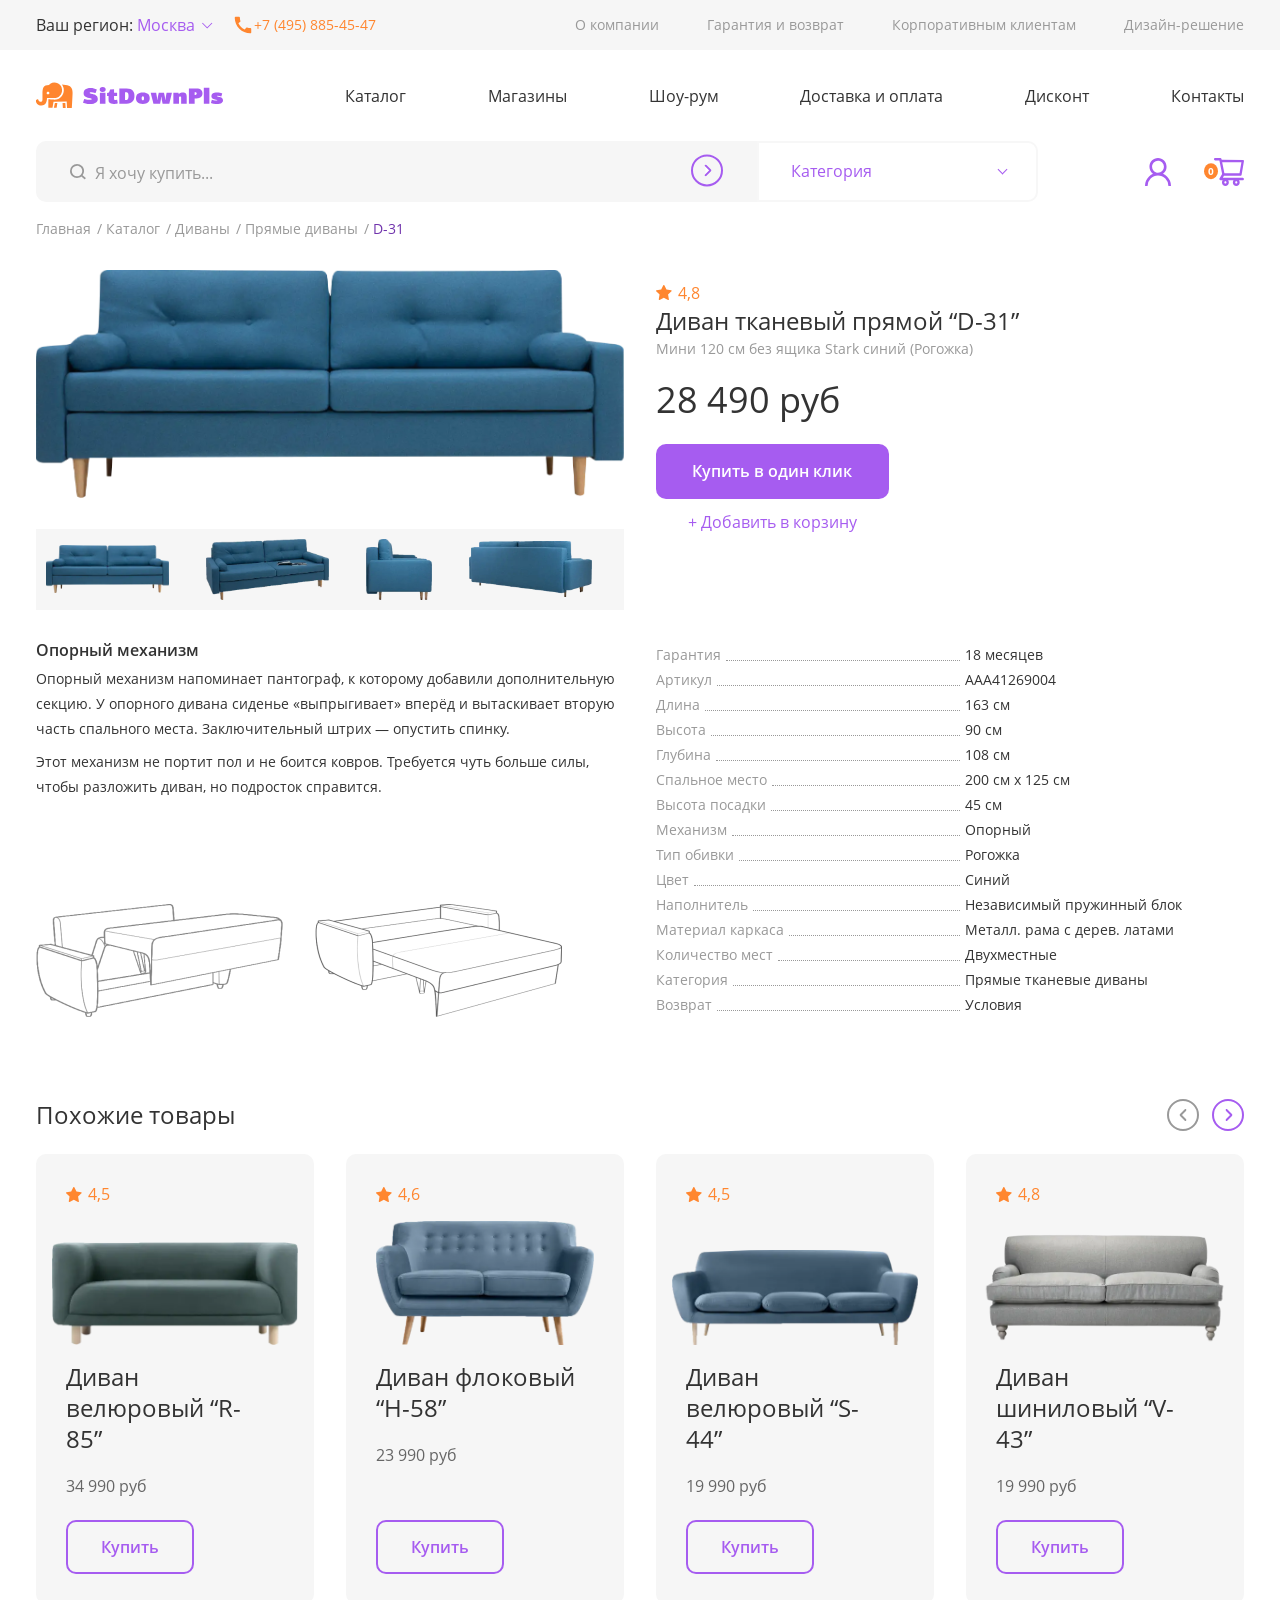
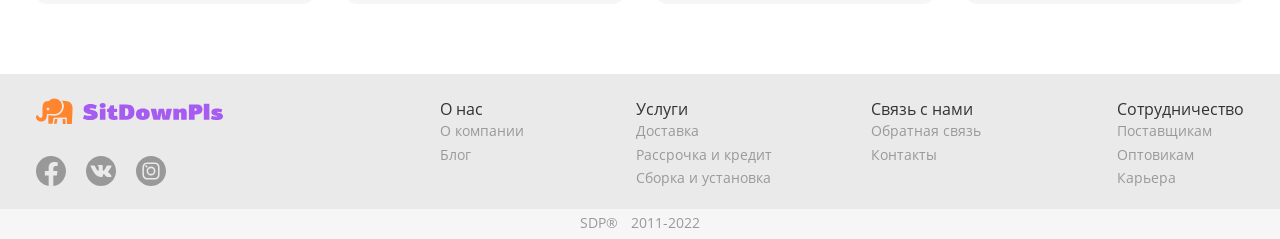
<file: single-product.html>
<!DOCTYPE html><html lang="ru"><head><meta charset="UTF-8"><meta http-equiv="X-UA-Compatible" content="IE=edge"><meta name="viewport" content="width=device-width,initial-scale=1"><!-- plagins css  --><link rel="stylesheet" href="css/choices.min.css"><link rel="stylesheet" href="css/swiper-bundle.min.css"><link rel="stylesheet" href="css/nouislider.min.css"><!-- css --><link rel="stylesheet" href="css/style.min.css"><!-- favicon  --><link rel="shortcut icon" href="img/favicon.svg"><title>SitDownPls</title></head><body class="body"><svg style="display: none;" viewbox="0 0 30.02 30" xmlns="http://www.w3.org/2000/svg" xmlns:xlink="http://www.w3.org/1999/xlink"><style>:root>svg{display:none}:root>svg:target{display:block}</style><svg viewbox="0 0 12 8" id="arrow-down" xmlns="http://www.w3.org/2000/svg"><path fill-rule="evenodd" clip-rule="evenodd" d="M5.657 5.805L10.559.903l.755.754-5.657 5.657L0 1.657.754.903l4.903 4.902z" fill="#A65CF0"/></svg><svg viewbox="0 0 7 12" id="arrow-right" xmlns="http://www.w3.org/2000/svg"><path d="M1 1l5 5-5 5" stroke="#A65CF0" stroke-width="2" stroke-linecap="round" stroke-linejoin="round"/></svg><svg viewbox="0 0 30.02 28" id="cart" xmlns="http://www.w3.org/2000/svg"><path d="M28.816 19.85H8.902l1-2.114 16.613-.03c.562 0 1.044-.417 1.144-.994l2.3-13.366a1.24 1.24 0 00-.25-.986 1.177 1.177 0 00-.399-.318 1.135 1.135 0 00-.49-.116L7.684 1.853l-.18-.881C7.39.41 6.901 0 6.346 0H1.18C.867 0 .567.13.346.359A1.25 1.25 0 000 1.225c0 .325.124.637.346.867.221.23.521.358.834.358h4.21l.79 3.895 1.943 9.764-2.502 4.238a1.253 1.253 0 00-.1 1.277c.2.413.605.673 1.054.673h2.1a3.645 3.645 0 00-.69 2.142c0 1.964 1.539 3.561 3.432 3.561s3.43-1.597 3.43-3.561c0-.774-.247-1.527-.688-2.142h5.387a3.645 3.645 0 00-.689 2.142c0 1.964 1.539 3.561 3.431 3.561 1.893 0 3.431-1.597 3.431-3.561 0-.774-.247-1.527-.688-2.142h3.789c.648 0 1.18-.548 1.18-1.225a1.253 1.253 0 00-.35-.864 1.163 1.163 0 00-.834-.358zM8.176 4.27l19.256.065-1.886 10.961-15.126.028L8.176 4.27zm3.24 21.266c-.581 0-1.056-.493-1.056-1.097s.475-1.097 1.057-1.097 1.056.493 1.056 1.097c0 .29-.11.57-.309.775a1.037 1.037 0 01-.747.322zm10.872 0c-.581 0-1.056-.493-1.056-1.097s.475-1.097 1.056-1.097c.582 0 1.057.493 1.057 1.097 0 .29-.111.57-.31.775a1.038 1.038 0 01-.747.322z" fill="#A65CF0"/></svg><svg viewbox="0 0 12 12.16" id="close" xmlns="http://www.w3.org/2000/svg"><path fill-rule="evenodd" clip-rule="evenodd" d="M1.429.239l5.326 5.185a.8.8 0 010 1.152l-5.326 5.185a.853.853 0 01-1.184 0 .8.8 0 010-1.152L4.98 6 .245 1.39a.8.8 0 010-1.151.853.853 0 011.184 0z" fill="#999"/><path fill-rule="evenodd" clip-rule="evenodd" d="M10.571.239L5.245 5.424a.8.8 0 000 1.152l5.326 5.185a.853.853 0 001.184 0 .8.8 0 000-1.152L7.02 6l4.734-4.61a.8.8 0 000-1.151.853.853 0 00-1.184 0z" fill="#999"/></svg><svg viewbox="0 0 30.01 30" id="fb" xmlns="http://www.w3.org/2000/svg"><path d="M15 0C6.75 0 0 6.762 0 15.09 0 22.62 5.49 28.87 12.66 30V19.458H8.85V15.09h3.81v-3.328c0-3.78 2.235-5.858 5.67-5.858 1.635 0 3.345.286 3.345.286v3.72h-1.89c-1.86 0-2.445 1.16-2.445 2.349v2.831h4.17l-.675 4.368H17.34V30a14.985 14.985 0 009.075-5.105A15.097 15.097 0 0030 15.09C30 6.762 23.25 0 15 0z" fill="#999"/></svg><svg viewbox="0 0 30 30" id="instagram" xmlns="http://www.w3.org/2000/svg"><path d="M12.129 15a2.871 2.871 0 105.742 0 2.871 2.871 0 00-5.742 0z" fill="#999"/><path d="M8.286 9.92c.138-.374.358-.712.644-.99.278-.286.616-.507.99-.645.304-.118.76-.258 1.6-.296.908-.041 1.18-.05 3.48-.05s2.573.008 3.48.05c.84.038 1.297.178 1.6.296.374.138.713.359.99.645.286.278.506.616.645.99.118.303.258.76.296 1.6.042.908.05 1.18.05 3.48s-.008 2.572-.05 3.48c-.038.84-.178 1.296-.296 1.6a2.67 2.67 0 01-.645.99 2.667 2.667 0 01-.99.645c-.303.118-.76.258-1.6.296-.907.042-1.18.05-3.48.05s-2.572-.008-3.48-.05c-.84-.038-1.296-.178-1.6-.296a2.852 2.852 0 01-1.634-1.635c-.118-.304-.259-.76-.297-1.6-.041-.908-.05-1.18-.05-3.48s.009-2.572.05-3.48c.038-.84.178-1.296.297-1.6zM15 19.423a4.423 4.423 0 100-8.846 4.423 4.423 0 000 8.846zm-4.598-7.987a1.034 1.034 0 100-2.068 1.034 1.034 0 000 2.068z" fill="#999"/><path d="M15 0c8.283 0 15 6.717 15 15 0 8.283-6.717 15-15 15-8.283 0-15-6.717-15-15C0 6.717 6.717 0 15 0zM6.439 18.551c.041.917.187 1.543.4 2.09a4.404 4.404 0 002.52 2.52c.547.213 1.173.358 2.09.4.918.042 1.212.052 3.55.052 2.34 0 2.633-.01 3.552-.052.917-.042 1.543-.187 2.09-.4a4.22 4.22 0 001.526-.994c.438-.43.777-.95.994-1.525.213-.548.358-1.174.4-2.09.042-.92.052-1.213.052-3.552 0-2.34-.01-2.633-.052-3.551-.041-.917-.187-1.543-.4-2.09a4.22 4.22 0 00-.994-1.526 4.218 4.218 0 00-1.525-.994c-.548-.213-1.174-.358-2.09-.4-.92-.042-1.213-.052-3.552-.052-2.34 0-2.633.01-3.551.052-.917.042-1.543.187-2.09.4a4.222 4.222 0 00-1.527.994 4.22 4.22 0 00-.993 1.525c-.213.548-.359 1.174-.4 2.09-.042.92-.052 1.213-.052 3.552 0 2.34.01 2.633.052 3.551z" fill="#999"/></svg><svg viewbox="0 0 22 22" id="phone" xmlns="http://www.w3.org/2000/svg"><path d="M18.343 14.098a10.49 10.49 0 01-3.236-.513.896.896 0 00-.926.22l-1.44 1.806c-2.593-1.238-5.023-3.575-6.315-6.261l1.787-1.522a.935.935 0 00.22-.935 10.223 10.223 0 01-.513-3.235.916.916 0 00-.907-.908H3.84c-.495 0-1.091.22-1.091.908 0 8.515 7.086 15.592 15.593 15.592.65 0 .907-.578.907-1.082v-3.162a.916.916 0 00-.907-.908z" fill="#FF862F"/></svg><svg viewbox="0 0 20 20" id="search" xmlns="http://www.w3.org/2000/svg"><path d="M17.819 16.063l-3.212-2.747a6.968 6.968 0 001.456-4.285c0-1.88-.734-3.642-2.06-4.97A6.98 6.98 0 009.03 2a6.99 6.99 0 00-4.97 2.06A6.975 6.975 0 002 9.031c0 1.878.734 3.645 2.06 4.971a6.975 6.975 0 004.971 2.06c1.57 0 3.061-.51 4.282-1.453l3.212 2.745a.193.193 0 00.272 0l1.022-1.02a.195.195 0 00.056-.136.193.193 0 00-.056-.136zm-5.075-3.32a5.222 5.222 0 01-3.713 1.538 5.222 5.222 0 01-3.712-1.537A5.222 5.222 0 013.78 9.03c0-1.401.546-2.72 1.538-3.712A5.222 5.222 0 019.03 3.78c1.402 0 2.721.544 3.713 1.538A5.222 5.222 0 0114.28 9.03a5.218 5.218 0 01-1.537 3.713z" fill="#999"/></svg><svg viewBox="0 0 14 14" fill="none" id="tooltip" xmlns="http://www.w3.org/2000/svg"><path d="M6.95 7.636l.201.604-.202-.604z" fill="#FF862F"/><path fill-rule="evenodd" clip-rule="evenodd" d="M7 0a7 7 0 100 14A7 7 0 007 0zm-.696 4.627a1.273 1.273 0 011.918 1.1c0 .299-.232.61-.671.903a3.85 3.85 0 01-.794.4l-.01.003a.636.636 0 10.404 1.207l.004-.001.007-.003.022-.008.074-.027a5.12 5.12 0 00.999-.513c.515-.343 1.237-.986 1.238-1.96a2.545 2.545 0 00-4.947-.848.636.636 0 101.2.422c.1-.283.297-.523.556-.675zm1.332 5.555a.636.636 0 11-1.272 0 .636.636 0 011.272 0z" fill="#FF862F"/></svg><svg viewBox="0 0 26 28" id="user" xmlns="http://www.w3.org/2000/svg"><path d="M24.98 22.85a13.17 13.17 0 00-2.787-4.203 12.977 12.977 0 00-4.131-2.835l-.042-.018a8.752 8.752 0 003.554-7.07C21.574 3.904 17.737 0 13 0S4.426 3.905 4.426 8.724c0 2.909 1.4 5.487 3.554 7.073-.014.008-.028.011-.042.018a12.864 12.864 0 00-4.131 2.835 13.227 13.227 0 00-2.787 4.204A13.269 13.269 0 000 27.712a.286.286 0 00.079.203.276.276 0 00.198.085H2.35a.278.278 0 00.277-.274 10.576 10.576 0 013.035-7.187c1.96-1.994 4.564-3.092 7.337-3.092 2.773 0 5.376 1.098 7.337 3.092a10.576 10.576 0 013.035 7.187.276.276 0 00.277.274h2.074a.273.273 0 00.198-.085.282.282 0 00.079-.203 13.302 13.302 0 00-1.02-4.862zM13 14.774c-1.587 0-3.08-.63-4.204-1.773a6.064 6.064 0 01-1.743-4.277c0-1.615.62-3.135 1.743-4.278A5.857 5.857 0 0113 2.673c1.587 0 3.08.63 4.204 1.773a6.064 6.064 0 011.743 4.278A6.064 6.064 0 0117.204 13 5.857 5.857 0 0113 14.774z" fill="#A65CF0"/></svg><svg viewBox="0 0 14 14" id="tooltip2" xmlns="http://www.w3.org/2000/svg"><path d="M6.95 7.636l.201.604-.202-.604z" fill="#FF862F"/><path fill-rule="evenodd" clip-rule="evenodd" d="M7 0a7 7 0 100 14A7 7 0 007 0zm-.696 4.627a1.273 1.273 0 011.918 1.1c0 .299-.232.61-.671.903a3.85 3.85 0 01-.794.4l-.01.003a.636.636 0 10.404 1.207l.004-.001.007-.003.022-.008.074-.027a5.12 5.12 0 00.999-.513c.515-.343 1.237-.986 1.238-1.96a2.545 2.545 0 00-4.947-.848.636.636 0 101.2.422c.1-.283.297-.523.556-.675zm1.332 5.555a.636.636 0 11-1.272 0 .636.636 0 011.272 0z" fill="#FF862F"/></svg><svg viewbox="0 0 30 30" id="vk" xmlns="http://www.w3.org/2000/svg"><path d="M15 0C6.716 0 0 6.716 0 15c0 8.284 6.716 15 15 15 8.284 0 15-6.716 15-15 0-8.284-6.716-15-15-15zm7.609 16.622c.699.683 1.439 1.326 2.066 2.08.278.333.54.677.74 1.065.285.553.027 1.159-.467 1.192l-3.073-.001c-.794.066-1.426-.255-1.958-.797-.425-.433-.82-.894-1.229-1.342a2.871 2.871 0 00-.553-.492c-.42-.272-.783-.189-1.023.249-.245.445-.3.939-.324 1.434-.033.725-.252.914-.979.948-1.554.073-3.028-.163-4.398-.946-1.208-.69-2.144-1.666-2.959-2.77-1.587-2.152-2.803-4.514-3.895-6.944-.246-.547-.066-.84.538-.85a85.522 85.522 0 013.009-.002c.408.007.678.24.835.625.542 1.334 1.206 2.603 2.039 3.78.222.313.448.625.77.846.357.245.628.164.796-.233.107-.253.154-.523.177-.794.08-.927.09-1.854-.049-2.777-.086-.578-.41-.951-.987-1.06-.293-.056-.25-.165-.108-.332.248-.29.48-.47.944-.47h3.472c.547.107.67.353.744.904l.003 3.859c-.006.213.107.845.49.985.307.101.51-.145.693-.34.833-.883 1.426-1.926 1.957-3.005.235-.476.437-.969.634-1.462.146-.365.373-.545.785-.539l3.343.004c.099 0 .199.001.296.018.564.097.718.339.544.889-.275.863-.808 1.583-1.329 2.304-.558.772-1.154 1.517-1.707 2.293-.508.709-.468 1.066.163 1.681z" fill="#999"/></svg></svg><header class="header"><div class="header__container container"><div class="header__wrap"><a href="index.html" class="header__logo logo" aria-label="Логотип SitDownPls"><img class="logo__img" src="img/logo.svg" alt="Logo"></a><nav class="header__nav header-menu header-menu_adap_desktop"><div class="header-menu__wrap"><ul class="header-menu__list main-menu" aria-label="Главное меню"><li class="main-menu__item"><a href="catalog.html" class="main-menu__link">Каталог</a></li><li class="main-menu__item"><a href="#" class="main-menu__link">Магазины</a></li><li class="main-menu__item"><a href="#" class="main-menu__link">Шоу-рум</a></li><li class="main-menu__item"><a href="#" class="main-menu__link">Доставка и оплата</a></li><li class="main-menu__item"><a href="#" class="main-menu__link">Дисконт</a></li><li class="main-menu__item"><a href="#" class="main-menu__link">Контакты</a></li></ul></div></nav><form action="#" class="header__region-form region-form"><span class="region-form__text">Ваш регион:</span> <select name="region" class="region-form__select"><option value="Москва" class="region-form__option" selected="selected">Москва</option><option value="Казань" class="region-form__option">Казань</option><option value="Уфа" class="region-form__option">Уфа</option><option value="Пермь" class="region-form__option">Пермь</option></select> <span class="region-form__icon-wrap"><svg class="region-form__icon" viewbox="0 0 12 8"><use xlink:href="#arrow-down"></use></svg></span></form><div class="header__phone-wrap"><a href="tel:+74958854547" class="header__phone"><svg class="header__phone-icon" viewbox="0 0 16.5 16.5"><use xlink:href="#phone"></use></svg> +7 (495) 885-45-47</a></div><nav class="header__nav header-menu header-menu_adap_mob"><button class="header-menu__btn" aria-label="Открыть Закрыть меню"><span class="header-menu__btn-line"></span></button><div class="header-menu__wrap"><ul class="header-menu__list main-menu main-menu_adap_mob" aria-label="Главное меню"><li class="main-menu__item main-menu__item_adap_close"><button class="main-menu__btn-close"><svg class="main-menu__btn-close-icon" viewbox="0 0 12 12"><use xlink:href="#close"></use></svg></button></li><li class="main-menu__item"><a href="catalog.html" class="main-menu__link">Каталог</a></li><li class="main-menu__item"><a href="#" class="main-menu__link">Магазины</a></li><li class="main-menu__item"><a href="#" class="main-menu__link">Шоу-рум</a></li><li class="main-menu__item"><a href="#" class="main-menu__link">Доставка и оплата</a></li><li class="main-menu__item"><a href="#" class="main-menu__link">Дисконт</a></li><li class="main-menu__item"><a href="#" class="main-menu__link">Контакты</a></li></ul><ul class="header-menu__list info-menu" aria-label="Дополнительное информационное меню"><li class="info-menu__item"><a href="#" class="info-menu__link">О компании</a></li><li class="info-menu__item"><a href="#" class="info-menu__link">Гарантия и возврат</a></li><li class="info-menu__item"><a href="#" class="info-menu__link">Корпоративным клиентам</a></li><li class="info-menu__item"><a href="#" class="info-menu__link">Дизайн-решение</a></li></ul></div></nav><div class="header__user-cart-wrap"><a href="#" class="header__user-cab"><svg viewbox="0 0 26 28" class="header__user-cab-icon"><use xlink:href="#user"></use></svg> </a><a href="#" class="header__cart mini-cart"><span class="mini-cart__count">0</span> <svg viewbox="0 0 30 28" class="mini-cart__icon"><use xlink:href="#cart"></use></svg></a></div><div class="header__search-category-wrap"><form action="#" class="header__search-form search-form"><input type="text" name="search" class="search-form__input" placeholder="Я хочу купить..."> <svg class="search-form__icon" viewbox="0 0 20 20"><use xlink:href="#search"></use></svg> <button type="submit" class="search-form__btn btn-arrow-right" aria-label="Найти"><svg class="search-form__btn-icon btn-arrow-right__icon" viewbox="0 0 7 12"><use xlink:href="#arrow-right"></use></svg></button></form><div class="header__category-filter header-category-filter"><div class="categories header__categories"><select name="category" id="search-category" class="categories__list"></select></div></div></div></div><ul class="header__breadcrumps breadcrumps header__breadcrumps-single-product"><li class="breadcrumps__item"><a href="index.html" class="breadcrumps__link">Главная</a></li><li class="breadcrumps__item"><a href="" class="breadcrumps__link">Каталог</a></li><li class="breadcrumps__item"><a href="" class="breadcrumps__link">Диваны</a></li><li class="breadcrumps__item"><a href="" class="breadcrumps__link">Прямые диваны</a></li><li class="breadcrumps__item"><span class="breadcrumps__active-page">D-31</span></li></ul></div></header><main class="main page-content"><section class="section-single-product section"><div class="section-single-product__container container"><div class="section-single-product__swiper-top single-product-swiper-top"><div class="single-product-swiper-top__wrap swiper-wrapper"><button class="single-product-swiper-top__swiper-slide swiper-slide"><picture><source type="image/webp" srcset="img/single-product/d-31-mob.webp" media="(max-width: 767px)"><source type="image/webp" srcset="img/single-product/d-31.webp"><source srcset="img/single-product/d-31-mob.png" media="(max-width: 767px)"><img src="img/single-product/d-31.png" alt="Диван тканевый “D-31”" class="single-product-swiper-top__img"></picture></button> <button class="single-product-swiper-top__swiper-slide swiper-slide"><picture><source type="image/webp" srcset="img/single-product/d-31-2.webp"><img src="img/single-product/d-31-2.png" alt="Диван тканевый “D-31”" class="single-product-swiper-top__img"></picture></button> <button class="single-product-swiper-top__swiper-slide swiper-slide"><picture><source type="image/webp" srcset="img/single-product/d-31-3.webp"><img src="img/single-product/d-31-3.png" alt="Диван тканевый “D-31”" class="single-product-swiper-top__img"></picture></button> <button class="single-product-swiper-top__swiper-slide swiper-slide"><picture><source type="image/webp" srcset="img/single-product/d-31-4.webp"><img src="img/single-product/d-31-4.png" alt="Диван тканевый “D-31”" class="single-product-swiper-top__img"></picture></button> <button class="single-product-swiper-top__swiper-slide swiper-slide"><picture><source type="image/webp" srcset="img/single-product/d-31-5.webp"><img src="img/single-product/d-31-5.png" alt="Диван тканевый “D-31”" class="single-product-swiper-top__img"></picture></button></div></div><div class="section-single-product__swiper-thumbs single-product-swiper-thumbs"><div class="single-product-swiper-thumbs__wrap swiper-wrapper"><div class="single-product-swiper-thumbs__swiper-slide swiper-slide"><picture><source type="image/webp" srcset="img/single-product/d-31-mob.webp"><img src="img/single-product/d-31-mob.png" alt="Диван тканевый “D-31”" class="single-product-swiper-thumbs__img"></picture></div><div class="single-product-swiper-thumbs__swiper-slide swiper-slide"><picture><source type="image/webp" srcset="img/single-product/d-31-2.webp"><img src="img/single-product/d-31-2.png" alt="Диван тканевый “D-31”" class="single-product-swiper-thumbs__img"></picture></div><div class="single-product-swiper-thumbs__swiper-slide swiper-slide"><picture><source type="image/webp" srcset="img/single-product/d-31-3.webp"><img src="img/single-product/d-31-3.png" alt="Диван тканевый “D-31”" class="single-product-swiper-thumbs__img"></picture></div><div class="single-product-swiper-thumbs__swiper-slide swiper-slide"><picture><source type="image/webp" srcset="img/single-product/d-31-4.webp"><img src="img/single-product/d-31-4.png" alt="Диван тканевый “D-31”" class="single-product-swiper-thumbs__img"></picture></div><div class="single-product-swiper-thumbs__swiper-slide swiper-slide"><picture><source type="image/webp" srcset="img/single-product/d-31-5.webp"><img src="img/single-product/d-31-5.png" alt="Диван тканевый “D-31”" class="single-product-swiper-thumbs__img"></picture></div></div></div><div class="section-single-product__product-info single-product-info"><span class="single-product-info__rating product-rating">4,8</span><h1 class="single-product-info__title">Диван тканевый прямой “D-31”</h1><p class="single-product-info__desc">Мини 120 см без ящика Stark синий (Рогожка)</p><span class="single-product-info__price">28 490 руб</span><div class="single-product-info__btns-wrap"><button class="single-product-info__btn btn">Купить в один клик</button> <button class="single-product-info__btn-add-to-cart">+ Добавить в корзину</button></div></div><div class="section-single-product__desc single-product-desc"><h4 class="single-product-desc__title">Опорный механизм</h4><p class="single-product-desc__text">Опорный механизм напоминает пантограф, к которому добавили дополнительную секцию. У опорного дивана сиденье «выпрыгивает» вперёд и вытаскивает вторую часть спального места. Заключительный штрих — опустить спинку.</p><p class="single-product-desc__text">Этот механизм не портит пол и не боится ковров. Требуется чуть больше силы, чтобы разложить диван, но подросток справится.</p></div><div class="section-single-product__schemes"><div class="section-single-product__schemes-item"><picture><source type="image/webp" srcset="img/single-product/d-31-sheme1-mob.webp" media="(max-width: 767px)"><source type="image/webp" srcset="img/single-product/d-31-sheme1.webp"><source srcset="img/single-product/d-31-sheme1-mob.png" media="(max-width: 767px)"><img src="img/single-product/d-31-sheme1.png" alt="Схема дивана D-31 №1" class="section-single-product__schemes-img"></picture></div><div class="section-single-product__schemes-item"><picture><source type="image/webp" srcset="img/single-product/d-31-sheme2-mob.webp" media="(max-width: 767px)"><source type="image/webp" srcset="img/single-product/d-31-sheme2.webp"><source srcset="img/single-product/d-31-sheme2-mob.png" media="(max-width: 767px)"><img src="img/single-product/d-31-sheme2.png" alt="Схема дивана D-31 №2" class="section-single-product__schemes-img"></picture></div></div><ul class="section-single-product__parameters single-product-parameters"><li class="single-product-parameters__item"><h5 class="single-product-parameters__key single-product-parameters__key-guarantee">Гарантия</h5><span class="single-product-parameters__value">18 месяцев</span></li><li class="single-product-parameters__item single-product-parameters__item-article"><h5 class="single-product-parameters__key single-product-parameters__key-article">Артикул</h5><span class="single-product-parameters__value single-product-parameters__value-article">AAA41269004</span></li><li class="single-product-parameters__item"><h5 class="single-product-parameters__key">Длина</h5><span class="single-product-parameters__value">163 см</span></li><li class="single-product-parameters__item"><h5 class="single-product-parameters__key">Высота</h5><span class="single-product-parameters__value">90 см</span></li><li class="single-product-parameters__item"><h5 class="single-product-parameters__key">Глубина</h5><span class="single-product-parameters__value">108 см</span></li><li class="single-product-parameters__item"><h5 class="single-product-parameters__key">Спальное место</h5><span class="single-product-parameters__value">200 см х 125 см</span></li><li class="single-product-parameters__item"><h5 class="single-product-parameters__key">Высота посадки</h5><span class="single-product-parameters__value">45 см</span></li><li class="single-product-parameters__item"><h5 class="single-product-parameters__key">Механизм</h5><span class="single-product-parameters__value">Опорный</span></li><li class="single-product-parameters__item"><h5 class="single-product-parameters__key">Тип обивки</h5><span class="single-product-parameters__value">Рогожка</span></li><li class="single-product-parameters__item"><h5 class="single-product-parameters__key">Цвет</h5><span class="single-product-parameters__value">Синий</span></li><li class="single-product-parameters__item"><h5 class="single-product-parameters__key">Наполнитель</h5><span class="single-product-parameters__value">Независимый пружинный блок</span></li><li class="single-product-parameters__item"><h5 class="single-product-parameters__key">Материал каркаса</h5><span class="single-product-parameters__value">Металл. рама с дерев. латами</span></li><li class="single-product-parameters__item"><h5 class="single-product-parameters__key">Количество мест</h5><span class="single-product-parameters__value">Двухместные</span></li><li class="single-product-parameters__item"><h5 class="single-product-parameters__key">Категория</h5><span class="single-product-parameters__value">Прямые тканевые диваны</span></li><li class="single-product-parameters__item"><h5 class="single-product-parameters__key">Возврат</h5><span class="single-product-parameters__value">Условия</span></li></ul></div></section><section class="section-related-products section"><div class="section-related-products__container container"><h2 class="section-related-products__title section-title">Похожие товары</h2><div class="section-related-products__swiper related-products-swiper"><div class="related-products-swiper__wrap swiper-wrapper"><article class="related-products-swiper__slide related-products-swiper__product-card product-card swiper-slide"><span class="product-card__rating product-rating">4,5</span><div class="product-card__img-wrap"><picture><source type="image/webp" srcset="img/catalog/r-85-mobile.webp" media="(max-width: 767px)"><source type="image/webp" srcset="img/catalog/r-85.webp"><source srcset="img/catalog/r-85-mobile.png" media="(max-width: 767px)"><img src="img/catalog/r-85.png" alt="Диван велюровый “R-85”" class="product-card__img"></picture></div><h3 class="product-card__title">Диван велюровый “R-85”</h3><span class="product-card__price">34 990 руб</span> <a href="#" class="product-card__btn btn-ghost">Купить</a></article><article class="related-products-swiper__slide related-products-swiper__product-card product-card swiper-slide"><span class="product-card__rating product-rating">4,6</span><div class="product-card__img-wrap"><picture><source type="image/webp" srcset="img/high-rating/h-58-mobile.webp" media="(max-width: 767px)"><source type="image/webp" srcset="img/high-rating/h-58.webp"><source srcset="img/high-rating/h-58-mobile.png" media="(max-width: 767px)"><img src="img/high-rating/h-58.png" alt="Диван флоковый “H-58”" class="product-card__img"></picture></div><h3 class="product-card__title">Диван флоковый “H-58”</h3><span class="product-card__price">23 990 руб</span> <a href="#" class="product-card__btn btn-ghost">Купить</a></article><article class="related-products-swiper__slide related-products-swiper__product-card product-card swiper-slide"><span class="product-card__rating product-rating">4,5</span><div class="product-card__img-wrap"><picture><source type="image/webp" srcset="img/catalog/s-44-mobile.webp" media="(max-width: 767px)"><source type="image/webp" srcset="img/catalog/s-44.webp"><source srcset="img/catalog/s-44-mobile.png" media="(max-width: 767px)"><img src="img/catalog/s-44.png" alt="Диван велюровый “S-44”" class="product-card__img"></picture></div><h3 class="product-card__title">Диван велюровый “S-44”</h3><span class="product-card__price">19 990 руб</span> <a href="#" class="product-card__btn btn-ghost">Купить</a></article><article class="related-products-swiper__slide related-products-swiper__product-card product-card swiper-slide"><span class="product-card__rating product-rating">4,8</span><div class="product-card__img-wrap"><picture><source type="image/webp" srcset="img/high-rating/v-43-mobile.webp" media="(max-width: 767px)"><source type="image/webp" srcset="img/high-rating/v-43.webp"><source srcset="img/high-rating/v-43-mobile.png" media="(max-width: 767px)"><img src="img/high-rating/v-43.png" alt="Диван шиниловый “V-43”" class="product-card__img"></picture></div><h3 class="product-card__title">Диван шиниловый “V-43”</h3><span class="product-card__price">19 990 руб</span> <a href="#" class="product-card__btn btn-ghost">Купить</a></article><article class="related-products-swiper__slide related-products-swiper__product-card product-card swiper-slide"><span class="product-card__rating product-rating">5,0</span><div class="product-card__img-wrap"><picture><source type="image/webp" srcset="img/high-rating/r-94-mobile.webp" media="(max-width: 767px)"><source type="image/webp" srcset="img/high-rating/r-94.webp"><source srcset="img/high-rating/r-94-mobile.png" media="(max-width: 767px)"><img src="img/high-rating/r-94.png" alt="Диван кожаный “R-94”" class="product-card__img"></picture></div><h3 class="product-card__title">Диван кожаный “R-94”</h3><span class="product-card__price">94 990 руб</span> <a href="#" class="product-card__btn btn-ghost">Купить</a></article></div><div class="related-products-swiper__nav swiper-nav"><button class="related-products-swiper__btn-prev swiper-nav__btn-prev swiper-nav__btn btn-arrow-left"><svg class="related-products-swiper__btn-icon btn-arrow-left__icon" viewbox="0 0 7 12"><use xlink:href="#arrow-right"></use></svg></button> <button class="related-products-swiper__btn-next swiper-nav__btn-next swiper-nav__btn btn-arrow-right"><svg class="related-products-swiper__btn-icon btn-arrow-right__icon" viewbox="0 0 7 12"><use xlink:href="#arrow-right"></use></svg></button></div></div></div></section></main><footer class="footer"><div class="footer__main"><div class="footer__container container"><div class="footer__logo-socmedia-wrap"><a href="index.html" class="footer__logo logo" aria-label="Логотип SitDownPls"><img class="logo__img" src="img/logo.svg" alt="Logo"></a><ul class="footer__soc-media soc-media"><li class="soc-media__item"><a href="" class="soc-media__link" aria-label="Перейти на фэйсбук"><svg class="soc-media__icon" viewbox="0 0 30 30"><use xlink:href="#fb"></use></svg></a></li><li class="soc-media__item"><a href="" class="soc-media__link"><svg class="soc-media__icon" viewbox="0 0 30 30"><use xlink:href="#vk" aria-label="Перейти во вконтакте"></use></svg></a></li><li class="soc-media__item"><a href="" class="soc-media__link"><svg class="soc-media__icon" viewbox="0 0 30 30"><use xlink:href="#instagram" aria-label="Перейти в инстаграм"></use></svg></a></li></ul></div><ul class="footer__links footer-links"><li class="footer-links__part"><h3 class="footer-links__title">О нас</h3><ul class="footer-links__list"><li class="footer-links__item"><a href="" class="footer-links__link">О компании</a></li><li class="footer-links__item"><a href="" class="footer-links__link">Блог</a></li></ul></li><li class="footer-links__part"><h3 class="footer-links__title">Услуги</h3><ul class="footer-links__list"><li class="footer-links__item"><a href="" class="footer-links__link">Доставка</a></li><li class="footer-links__item"><a href="" class="footer-links__link">Рассрочка и кредит</a></li><li class="footer-links__item"><a href="" class="footer-links__link">Сборка и установка</a></li></ul></li><li class="footer-links__part"><h3 class="footer-links__title">Связь с нами</h3><ul class="footer-links__list"><li class="footer-links__item"><a href="" class="footer-links__link">Обратная связь</a></li><li class="footer-links__item"><a href="" class="footer-links__link">Контакты</a></li></ul></li><li class="footer-links__part"><h3 class="footer-links__title">Сотрудничество</h3><ul class="footer-links__list"><li class="footer-links__item"><a href="" class="footer-links__link">Поставщикам</a></li><li class="footer-links__item"><a href="" class="footer-links__link">Оптовикам</a></li><li class="footer-links__item"><a href="" class="footer-links__link">Карьера</a></li></ul></li></ul></div></div><div class="footer__copyrights"><div class="container"><span class="footer__copyrights-content">SDP® </span><span class="footer__copyrights-year">2011-2022</span></div></div></footer><div class="modal-window modal-window-swiper-gallery"><div class="modal-window__overlay"></div><div class="modal-window__wrap"><button class="modal-window__btn-close"><svg class="modal-window__btn-close-icon" viewbox="0 0 12 12"><use xlink:href="#close"></use></svg></button><div class="modal-window__content"><div class="modal-window__swiper-top modal-window-swiper-top"><div class="modal-window-swiper-top__wrap swiper-wrapper"><div class="modal-window-swiper-top__swiper-slide swiper-slide"><picture><source type="image/webp" srcset="img/single-product/d-31-mob.webp" media="(max-width: 767px)"><source type="image/webp" srcset="img/single-product/d-31.webp"><source srcset="img/single-product/d-31-mob.png" media="(max-width: 767px)"><img src="img/single-product/d-31.png" alt="Диван тканевый “D-31”" class="modal-window-swiper-top__img"></picture></div><div class="modal-window-swiper-top__swiper-slide swiper-slide"><picture><source type="image/webp" srcset="img/single-product/d-31-2.webp"><img src="img/single-product/d-31-2.png" alt="Диван тканевый “D-31”" class="modal-window-swiper-top__img"></picture></div><div class="modal-window-swiper-top__swiper-slide swiper-slide"><picture><source type="image/webp" srcset="img/single-product/d-31-3.webp"><img src="img/single-product/d-31-3.png" alt="Диван тканевый “D-31”" class="modal-window-swiper-top__img"></picture></div><div class="modal-window-swiper-top__swiper-slide swiper-slide"><picture><source type="image/webp" srcset="img/single-product/d-31-4.webp"><img src="img/single-product/d-31-4.png" alt="Диван тканевый “D-31”" class="modal-window-swiper-top__img"></picture></div><div class="modal-window-swiper-top__swiper-slide swiper-slide"><picture><source type="image/webp" srcset="img/single-product/d-31-5.webp"><img src="img/single-product/d-31-5.png" alt="Диван тканевый “D-31”" class="modal-window-swiper-top__img"></picture></div></div></div><div class="modal-window__swiper-thumbs-wrap"><div class="modal-window__swiper-thumbs modal-window-swiper-thumbs"><div class="modal-window-swiper-thumbs__wrap swiper-wrapper"><div class="modal-window-swiper-thumbs__swiper-slide swiper-slide"><picture><source type="image/webp" srcset="img/single-product/d-31-mob.webp"><img src="img/single-product/d-31-mob.png" alt="Диван тканевый “D-31”" class="modal-window-swiper-thumbs__img"></picture></div><div class="modal-window-swiper-thumbs__swiper-slide swiper-slide"><picture><source type="image/webp" srcset="img/single-product/d-31-2.webp"><img src="img/single-product/d-31-2.png" alt="Диван тканевый “D-31”" class="modal-window-swiper-thumbs__img"></picture></div><div class="modal-window-swiper-thumbs__swiper-slide swiper-slide"><picture><source type="image/webp" srcset="img/single-product/d-31-3.webp"><img src="img/single-product/d-31-3.png" alt="Диван тканевый “D-31”" class="modal-window-swiper-thumbs__img"></picture></div><div class="modal-window-swiper-thumbs__swiper-slide swiper-slide"><picture><source type="image/webp" srcset="img/single-product/d-31-4.webp"><img src="img/single-product/d-31-4.png" alt="Диван тканевый “D-31”" class="modal-window-swiper-thumbs__img"></picture></div><div class="modal-window-swiper-thumbs__swiper-slide swiper-slide"><picture><source type="image/webp" srcset="img/single-product/d-31-5.webp"><img src="img/single-product/d-31-5.png" alt="Диван тканевый “D-31”" class="modal-window-swiper-thumbs__img"></picture></div></div></div><div class="modal-window-swiper-thumbs-nav swiper-nav"><button class="modal-window-swiper-thumbs-nav__btn-prev swiper-nav__btn-prev swiper-nav__btn btn-arrow-left"><svg class="modal-window-swiper-thumbs-nav__btn-icon btn-arrow-left__icon" viewbox="0 0 7 12"><use xlink:href="#arrow-right"></use></svg></button> <button class="modal-window-swiper-thumbs-nav__btn-next swiper-nav__btn-next swiper-nav__btn btn-arrow-right"><svg class="modal-window-swiper-thumbs-nav__btn-icon btn-arrow-right__icon" viewbox="0 0 7 12"><use xlink:href="#arrow-right"></use></svg></button></div></div></div></div></div><div class="modal-window modal-window-buy-one-click"><div class="modal-window__overlay"></div><div class="modal-window__wrap"><button class="modal-window__btn-close"><svg class="modal-window__btn-close-icon" viewbox="0 0 12 12"><use xlink:href="#close"></use></svg></button><div class="modal-window__content"><h3 class="modal-window__title section-title">Купить в один клик</h3><p class="modal-window__desc">Чтобы оформить заказ — заполните формы ниже и наш менеджер свяжется с вами в течении часа.</p><form action="#" method="post" class="modal-window__form buy-one-click-form form"><div class="buy-one-click-form__input-wrap input-wrap"><input type="text" name="name" class="buy-one-click-form__input input input-val-name" placeholder="Как вас зовут?"></div><div class="buy-one-click-form__input-wrap input-wrap"><input type="tel" name="phone" class="buy-one-click-form__input input input-val-phone" placeholder="Ваш телефон"></div><div class="buy-one-click-form__input-wrap buy-one-click-form__input-wrap-article input-wrap"><input type="text" name="article" class="buy-one-click-form__input input buy-one-click-form__input-article"></div><button type="submit" class="buy-one-click-form__btn submit-btn btn">Отправить</button><div class="buy-one-click-form__checkbox-wrap checkbox checkbox-wrap"><label class="buy-one-click-form__checkbox-label checkbox-label" for="user-relations"><input type="checkbox" class="buy-one-click-form__checkbox-input checkbox__input" name="Пользовательское соглашение" id="user-relations" value="Принимаю"> <span class="buy-one-click-form__checkbox-text checkbox__span">Принимаю <a href="#" class="buy-one-click-form__checkbox-link checkbox__link">пользовательское соглашение</a></span></label></div></form></div></div></div><div class="modal-window modal-window-thanks"><div class="modal-window__overlay"></div><div class="modal-window__wrap"><button class="modal-window__btn-close"><svg class="modal-window__btn-close-icon" viewbox="0 0 12 12"><use xlink:href="#close"></use></svg></button><div class="modal-window__content"><p class="modal-window__text">Спасибо, мы вам перезвоним!</p></div></div></div><div class="preloader"></div><script src="js/polyfill.min.js"></script><script src="js/lazyload.min.js"></script><script src="js/choices.min.js"></script><script src="js/swiper-bundle.min.js"></script><script src="js/popper.min.js"></script><script src="js/tippy-bundle.umd.min.js"></script><script src="js/inputmask.min.js"></script><script src="js/just-validate.production.min.js"></script><script src="js/nouislider.min.js"></script><script src="js/app.min.js"></script></body></html>
</file>
<file: css/choices.min.css>
.choices{position:relative;overflow:hidden;margin-bottom:24px;font-size:16px}.choices:focus{outline:0}.choices:last-child{margin-bottom:0}.choices.is-open{overflow:initial}.choices.is-disabled .choices__inner,.choices.is-disabled .choices__input{background-color:#eaeaea;cursor:not-allowed;-webkit-user-select:none;-ms-user-select:none;user-select:none}.choices.is-disabled .choices__item{cursor:not-allowed}.choices [hidden]{display:none!important}.choices[data-type*=select-one]{cursor:pointer}.choices[data-type*=select-one] .choices__inner{padding-bottom:7.5px}.choices[data-type*=select-one] .choices__input{display:block;width:100%;padding:10px;border-bottom:1px solid #ddd;background-color:#fff;margin:0}.choices[data-type*=select-one] .choices__button{background-image:url([data-uri]);padding:0;background-size:8px;position:absolute;top:50%;right:0;margin-top:-10px;margin-right:25px;height:20px;width:20px;border-radius:10em;opacity:.25}.choices[data-type*=select-one] .choices__button:focus,.choices[data-type*=select-one] .choices__button:hover{opacity:1}.choices[data-type*=select-one] .choices__button:focus{box-shadow:0 0 0 2px #00bcd4}.choices[data-type*=select-one] .choices__item[data-value=''] .choices__button{display:none}.choices[data-type*=select-one]:after{content:'';height:0;width:0;border-style:solid;border-color:#333 transparent transparent;border-width:5px;position:absolute;right:11.5px;top:50%;margin-top:-2.5px;pointer-events:none}.choices[data-type*=select-one].is-open:after{border-color:transparent transparent #333;margin-top:-7.5px}.choices[data-type*=select-one][dir=rtl]:after{left:11.5px;right:auto}.choices[data-type*=select-one][dir=rtl] .choices__button{right:auto;left:0;margin-left:25px;margin-right:0}.choices[data-type*=select-multiple] .choices__inner,.choices[data-type*=text] .choices__inner{cursor:text}.choices[data-type*=select-multiple] .choices__button,.choices[data-type*=text] .choices__button{position:relative;display:inline-block;margin:0 -4px 0 8px;padding-left:16px;border-left:1px solid #008fa1;background-image:url([data-uri]);background-size:8px;width:8px;line-height:1;opacity:.75;border-radius:0}.choices[data-type*=select-multiple] .choices__button:focus,.choices[data-type*=select-multiple] .choices__button:hover,.choices[data-type*=text] .choices__button:focus,.choices[data-type*=text] .choices__button:hover{opacity:1}.choices__inner{display:inline-block;vertical-align:top;width:100%;background-color:#f9f9f9;padding:7.5px 7.5px 3.75px;border:1px solid #ddd;border-radius:2.5px;font-size:14px;min-height:44px;overflow:hidden}.is-focused .choices__inner,.is-open .choices__inner{border-color:#b7b7b7}.is-open .choices__inner{border-radius:2.5px 2.5px 0 0}.is-flipped.is-open .choices__inner{border-radius:0 0 2.5px 2.5px}.choices__list{margin:0;padding-left:0;list-style:none}.choices__list--single{display:inline-block;padding:4px 16px 4px 4px;width:100%}[dir=rtl] .choices__list--single{padding-right:4px;padding-left:16px}.choices__list--single .choices__item{width:100%}.choices__list--multiple{display:inline}.choices__list--multiple .choices__item{display:inline-block;vertical-align:middle;border-radius:20px;padding:4px 10px;font-size:12px;font-weight:500;margin-right:3.75px;margin-bottom:3.75px;background-color:#00bcd4;border:1px solid #00a5bb;color:#fff;word-break:break-all;box-sizing:border-box}.choices__list--multiple .choices__item[data-deletable]{padding-right:5px}[dir=rtl] .choices__list--multiple .choices__item{margin-right:0;margin-left:3.75px}.choices__list--multiple .choices__item.is-highlighted{background-color:#00a5bb;border:1px solid #008fa1}.is-disabled .choices__list--multiple .choices__item{background-color:#aaa;border:1px solid #919191}.choices__list--dropdown{visibility:hidden;z-index:1;position:absolute;width:100%;background-color:#fff;border:1px solid #ddd;top:100%;margin-top:-1px;border-bottom-left-radius:2.5px;border-bottom-right-radius:2.5px;overflow:hidden;word-break:break-all;will-change:visibility}.choices__list--dropdown.is-active{visibility:visible}.is-open .choices__list--dropdown{border-color:#b7b7b7}.is-flipped .choices__list--dropdown{top:auto;bottom:100%;margin-top:0;margin-bottom:-1px;border-radius:.25rem .25rem 0 0}.choices__list--dropdown .choices__list{position:relative;max-height:300px;overflow:auto;-webkit-overflow-scrolling:touch;will-change:scroll-position}.choices__list--dropdown .choices__item{position:relative;padding:10px;font-size:14px}[dir=rtl] .choices__list--dropdown .choices__item{text-align:right}@media (min-width:640px){.choices__list--dropdown .choices__item--selectable{padding-right:100px}.choices__list--dropdown .choices__item--selectable:after{content:attr(data-select-text);font-size:12px;opacity:0;position:absolute;right:10px;top:50%;transform:translateY(-50%)}[dir=rtl] .choices__list--dropdown .choices__item--selectable{text-align:right;padding-left:100px;padding-right:10px}[dir=rtl] .choices__list--dropdown .choices__item--selectable:after{right:auto;left:10px}}.choices__list--dropdown .choices__item--selectable.is-highlighted{background-color:#f2f2f2}.choices__list--dropdown .choices__item--selectable.is-highlighted:after{opacity:.5}.choices__item{cursor:default}.choices__item--selectable{cursor:pointer}.choices__item--disabled{cursor:not-allowed;-webkit-user-select:none;-ms-user-select:none;user-select:none;opacity:.5}.choices__heading{font-weight:600;font-size:12px;padding:10px;border-bottom:1px solid #f7f7f7;color:gray}.choices__button{text-indent:-9999px;-webkit-appearance:none;-moz-appearance:none;appearance:none;border:0;background-color:transparent;background-repeat:no-repeat;background-position:center;cursor:pointer}.choices__button:focus,.choices__input:focus{outline:0}.choices__input{display:inline-block;vertical-align:baseline;background-color:#f9f9f9;font-size:14px;margin-bottom:5px;border:0;border-radius:0;max-width:100%;padding:4px 0 4px 2px}[dir=rtl] .choices__input{padding-right:2px;padding-left:0}.choices__placeholder{opacity:.5}
</file>
<file: css/nouislider.min.css>
.noUi-target,.noUi-target *{-webkit-touch-callout:none;-webkit-tap-highlight-color:transparent;-webkit-user-select:none;-ms-touch-action:none;touch-action:none;-ms-user-select:none;-moz-user-select:none;user-select:none;-moz-box-sizing:border-box;box-sizing:border-box}.noUi-target{position:relative}.noUi-base,.noUi-connects{width:100%;height:100%;position:relative;z-index:1}.noUi-connects{overflow:hidden;z-index:0}.noUi-connect,.noUi-origin{will-change:transform;position:absolute;z-index:1;top:0;right:0;height:100%;width:100%;-ms-transform-origin:0 0;-webkit-transform-origin:0 0;-webkit-transform-style:preserve-3d;transform-origin:0 0;transform-style:flat}.noUi-txt-dir-rtl.noUi-horizontal .noUi-origin{left:0;right:auto}.noUi-vertical .noUi-origin{top:-100%;width:0}.noUi-horizontal .noUi-origin{height:0}.noUi-handle{-webkit-backface-visibility:hidden;backface-visibility:hidden;position:absolute}.noUi-touch-area{height:100%;width:100%}.noUi-state-tap .noUi-connect,.noUi-state-tap .noUi-origin{-webkit-transition:transform .3s;transition:transform .3s}.noUi-state-drag *{cursor:inherit!important}.noUi-horizontal{height:18px}.noUi-horizontal .noUi-handle{width:34px;height:28px;right:-17px;top:-6px}.noUi-vertical{width:18px}.noUi-vertical .noUi-handle{width:28px;height:34px;right:-6px;bottom:-17px}.noUi-txt-dir-rtl.noUi-horizontal .noUi-handle{left:-17px;right:auto}.noUi-target{background:#FAFAFA;border-radius:4px;border:1px solid #D3D3D3;box-shadow:inset 0 1px 1px #F0F0F0,0 3px 6px -5px #BBB}.noUi-connects{border-radius:3px}.noUi-connect{background:#3FB8AF}.noUi-draggable{cursor:ew-resize}.noUi-vertical .noUi-draggable{cursor:ns-resize}.noUi-handle{border:1px solid #D9D9D9;border-radius:3px;background:#FFF;cursor:default;box-shadow:inset 0 0 1px #FFF,inset 0 1px 7px #EBEBEB,0 3px 6px -3px #BBB}.noUi-active{box-shadow:inset 0 0 1px #FFF,inset 0 1px 7px #DDD,0 3px 6px -3px #BBB}.noUi-handle:after,.noUi-handle:before{content:"";display:block;position:absolute;height:14px;width:1px;background:#E8E7E6;left:14px;top:6px}.noUi-handle:after{left:17px}.noUi-vertical .noUi-handle:after,.noUi-vertical .noUi-handle:before{width:14px;height:1px;left:6px;top:14px}.noUi-vertical .noUi-handle:after{top:17px}[disabled] .noUi-connect{background:#B8B8B8}[disabled] .noUi-handle,[disabled].noUi-handle,[disabled].noUi-target{cursor:not-allowed}.noUi-pips,.noUi-pips *{-moz-box-sizing:border-box;box-sizing:border-box}.noUi-pips{position:absolute;color:#999}.noUi-value{position:absolute;white-space:nowrap;text-align:center}.noUi-value-sub{color:#ccc;font-size:10px}.noUi-marker{position:absolute;background:#CCC}.noUi-marker-sub{background:#AAA}.noUi-marker-large{background:#AAA}.noUi-pips-horizontal{padding:10px 0;height:80px;top:100%;left:0;width:100%}.noUi-value-horizontal{-webkit-transform:translate(-50%,50%);transform:translate(-50%,50%)}.noUi-rtl .noUi-value-horizontal{-webkit-transform:translate(50%,50%);transform:translate(50%,50%)}.noUi-marker-horizontal.noUi-marker{margin-left:-1px;width:2px;height:5px}.noUi-marker-horizontal.noUi-marker-sub{height:10px}.noUi-marker-horizontal.noUi-marker-large{height:15px}.noUi-pips-vertical{padding:0 10px;height:100%;top:0;left:100%}.noUi-value-vertical{-webkit-transform:translate(0,-50%);transform:translate(0,-50%);padding-left:25px}.noUi-rtl .noUi-value-vertical{-webkit-transform:translate(0,50%);transform:translate(0,50%)}.noUi-marker-vertical.noUi-marker{width:5px;height:2px;margin-top:-1px}.noUi-marker-vertical.noUi-marker-sub{width:10px}.noUi-marker-vertical.noUi-marker-large{width:15px}.noUi-tooltip{display:block;position:absolute;border:1px solid #D9D9D9;border-radius:3px;background:#fff;color:#000;padding:5px;text-align:center;white-space:nowrap}.noUi-horizontal .noUi-tooltip{-webkit-transform:translate(-50%,0);transform:translate(-50%,0);left:50%;bottom:120%}.noUi-vertical .noUi-tooltip{-webkit-transform:translate(0,-50%);transform:translate(0,-50%);top:50%;right:120%}.noUi-horizontal .noUi-origin>.noUi-tooltip{-webkit-transform:translate(50%,0);transform:translate(50%,0);left:auto;bottom:10px}.noUi-vertical .noUi-origin>.noUi-tooltip{-webkit-transform:translate(0,-18px);transform:translate(0,-18px);top:auto;right:28px}
</file>
<file: css/style.min.css>
@-webkit-keyframes circleProgressbar{to{stroke-dashoffset:0}}@keyframes circleProgressbar{to{stroke-dashoffset:0}}@-webkit-keyframes spWaveAf{from{-webkit-transform:scale(.5,.5);transform:scale(.5,.5);opacity:0}to{-webkit-transform:scale(1,1);transform:scale(1,1);opacity:1}}@keyframes spWaveAf{from{-webkit-transform:scale(.5,.5);transform:scale(.5,.5);opacity:0}to{-webkit-transform:scale(1,1);transform:scale(1,1);opacity:1}}@-webkit-keyframes spWaveBe{from{-webkit-transform:scale(1,1);transform:scale(1,1);opacity:1}to{-webkit-transform:scale(1.5,1.5);transform:scale(1.5,1.5);opacity:0}}@keyframes spWaveBe{from{-webkit-transform:scale(1,1);transform:scale(1,1);opacity:1}to{-webkit-transform:scale(1.5,1.5);transform:scale(1.5,1.5);opacity:0}}/*! normalize.css v8.0.1 | MIT License | github.com/necolas/normalize.css */html{line-height:1.15;-webkit-text-size-adjust:100%}details,main{display:block}h1{font-size:2em;margin:.67em 0}hr{-webkit-box-sizing:content-box;box-sizing:content-box;height:0;overflow:visible}code,kbd,pre,samp{font-family:monospace,monospace;font-size:1em}a{background-color:rgba(0,0,0,0);color:inherit;text-decoration:none}abbr[title]{border-bottom:none;text-decoration:underline;-webkit-text-decoration:underline dotted;text-decoration:underline dotted}b,strong{font-weight:bolder}small{font-size:80%}sub,sup{font-size:75%;line-height:0;position:relative;vertical-align:baseline}sub{bottom:-.25em}sup{top:-.5em}img{border-style:none;display:block;max-width:100%;width:100%;height:100%}button,input,optgroup,select,textarea{font-family:inherit;font-size:100%;line-height:1.15;margin:0}button,input{overflow:visible}button,select{text-transform:none}[type=button],[type=reset],[type=submit],button{-webkit-appearance:button}[type=button]::-moz-focus-inner,[type=reset]::-moz-focus-inner,[type=submit]::-moz-focus-inner,button::-moz-focus-inner{border-style:none;padding:0}[type=button]:-moz-focusring,[type=reset]:-moz-focusring,[type=submit]:-moz-focusring,button:-moz-focusring{outline:ButtonText dotted 1px}fieldset{padding:.35em .75em .625em}legend{-webkit-box-sizing:border-box;box-sizing:border-box;color:inherit;display:table;max-width:100%;padding:0;white-space:normal}progress{vertical-align:baseline}textarea{overflow:auto}[type=checkbox],[type=radio]{-webkit-box-sizing:border-box;box-sizing:border-box;padding:0}[type=number]::-webkit-inner-spin-button,[type=number]::-webkit-outer-spin-button{height:auto}[type=search]{-webkit-appearance:textfield;outline-offset:-2px}[type=search]::-webkit-search-decoration{-webkit-appearance:none}::-webkit-file-upload-button{-webkit-appearance:button;font:inherit}summary{display:list-item}[hidden],template{display:none}@font-face{font-family:"Open Sans";src:local("OpenSans-Regular"),url(../fonts/OpenSans-Regular.woff2) format("woff2"),url(../fonts/OpenSans-Regular.woff) format("woff");font-weight:400;font-style:normal;font-display:swap}@font-face{font-family:"Open Sans";src:local("OpenSans-SemiBold"),url(../fonts/OpenSans-SemiBold.woff2) format("woff2"),url(../fonts/OpenSans-SemiBold.woff) format("woff");font-weight:600;font-style:normal;font-display:swap}@font-face{font-family:"Open Sans";src:local("OpenSans-Bold"),url(../fonts/OpenSans-Bold.woff2) format("woff2"),url(../fonts/OpenSans-Bold.woff) format("woff");font-weight:700;font-style:normal;font-display:swap}@font-face{font-family:"Playfair Display";src:local("PlayfairDisplay-Black"),url(../fonts/PlayfairDisplay-Black.woff2) format("woff2"),url(../fonts/PlayfairDisplay-Black.woff) format("woff");font-weight:900;font-style:normal;font-display:swap}html{-webkit-box-sizing:border-box;box-sizing:border-box;overflow-x:hidden}*,::after,::before{-webkit-box-sizing:inherit;box-sizing:inherit}ul{margin:0;padding:0;list-style:none}input,textarea{padding:0;margin:0;border:none;background-color:rgba(0,0,0,0)}input::-webkit-input-placeholder,textarea::-webkit-input-placeholder{-webkit-transition:color .3s;transition:color .3s}input::-moz-placeholder,textarea::-moz-placeholder{-moz-transition:color .3s;transition:color .3s}input:-ms-input-placeholder,textarea:-ms-input-placeholder{-ms-transition:color .3s ease;transition:color .3s}input::-ms-input-placeholder,textarea::-ms-input-placeholder{-ms-transition:color .3s ease;transition:color .3s}input::placeholder,textarea::placeholder{-webkit-transition:color .3s;transition:color .3s}input:focus::-webkit-input-placeholder,textarea:focus::-webkit-input-placeholder{color:transparent}input:focus::-moz-placeholder,textarea:focus::-moz-placeholder{color:transparent}input:focus:-ms-input-placeholder,textarea:focus:-ms-input-placeholder{color:transparent}input:focus::-ms-input-placeholder,textarea:focus::-ms-input-placeholder{color:transparent}input:focus::placeholder,textarea:focus::placeholder{color:transparent}button{padding:0;margin:0;cursor:pointer;outline:0;background-color:rgba(0,0,0,0)}body{margin:0;opacity:0;-webkit-transition:opacity .3s;transition:opacity .3s;min-width:320px;font-family:"Open Sans",sans-serif;font-weight:400;font-size:16px;color:#333}body.lock{width:100vw;position:fixed;overflow-y:scroll}.container{padding:0 12px;max-width:1352px;margin:0 auto}@media screen and (min-width:576px){.container{padding:0 20px}}@media screen and (min-width:767px){.container{padding:0 72px}.section-title{font-size:18px}}@media screen and (min-width:992px){.container{padding:0 36px}}svg{fill:inherit}svg path{stroke:inherit;stroke-width:inherit;fill:inherit}.section-title{margin:0}.swiper-wrapper{-webkit-box-sizing:border-box;box-sizing:border-box}.swiper-horizontal>.swiper-pagination-bullets .swiper-pagination-bullet,.swiper-pagination-horizontal.swiper-pagination-bullets{bottom:0}.swiper-horizontal>.swiper-pagination-bullets .swiper-pagination-bullet,.swiper-pagination-horizontal.swiper-pagination-bullets .swiper-pagination-bullet{margin:0}.btn-arrow-left,.btn-arrow-right{display:block;width:22px;height:22px;display:-webkit-box;display:-ms-flexbox;display:flex;-webkit-box-align:center;-ms-flex-align:center;align-items:center;-webkit-box-pack:center;-ms-flex-pack:center;justify-content:center;border:2px solid #a65cf0;border-radius:50%;background-color:rgba(0,0,0,0);-webkit-transition:border-color .3s,background-color .3s;transition:border-color .3s,background-color .3s}.btn-arrow-left__icon,.btn-arrow-right__icon{padding:0 0 0 1px;display:block;-webkit-box-flex:0;-ms-flex:0 0 9px;flex:0 0 9px;height:12px;stroke-width:2px;fill:#fff;stroke:#a65cf0;-webkit-transition:fill .3s,stroke .3s;transition:fill .3s,stroke .3s}.btn-arrow-left:focus-visible,.btn-arrow-right:focus-visible{outline:0}.btn-arrow-left:active,.btn-arrow-right:active{background:#7033ac;border-color:#7033ac}.btn-arrow-left:active .btn-arrow-left__icon,.btn-arrow-left:active .btn-arrow-right__icon,.btn-arrow-right:active .btn-arrow-left__icon,.btn-arrow-right:active .btn-arrow-right__icon{fill:#7033ac;stroke:#fff}@media screen and (min-width:767px){.btn-arrow-left:focus-visible,.btn-arrow-right:focus-visible{background-color:#c998fb;border-color:#a65cf0}.btn-arrow-left:focus-visible .btn-arrow-left__icon,.btn-arrow-left:focus-visible .btn-arrow-right__icon,.btn-arrow-right:focus-visible .btn-arrow-left__icon,.btn-arrow-right:focus-visible .btn-arrow-right__icon{fill:#c998fb;stroke:#fff}.btn-arrow-left:hover,.btn-arrow-right:hover{background-color:#a65cf0;border-color:#a65cf0}.btn-arrow-left:hover .btn-arrow-left__icon,.btn-arrow-left:hover .btn-arrow-right__icon,.btn-arrow-right:hover .btn-arrow-left__icon,.btn-arrow-right:hover .btn-arrow-right__icon{fill:#a65cf0;stroke:#fff}.btn-arrow-left:active,.btn-arrow-right:active{background:#7033ac;border-color:#7033ac}.btn-arrow-left:active .btn-arrow-left__icon,.btn-arrow-left:active .btn-arrow-right__icon,.btn-arrow-right:active .btn-arrow-left__icon,.btn-arrow-right:active .btn-arrow-right__icon{fill:#7033ac;stroke:#fff}}.btn-arrow-left__icon{-webkit-transform:rotate(180deg);-ms-transform:rotate(180deg);transform:rotate(180deg)}.btn{display:inline-block;padding:19px 48px;font-family:"Open Sans",sans-serif;font-weight:700;font-size:16px;color:#fff;background-color:#a65cf0;border:2px solid transparent;border-radius:10px;-webkit-transition:background-color .3s,border-color .3s;transition:background-color .3s,border-color .3s}.btn:active{background-color:#7033ac;border-color:transparent}@media screen and (min-width:767px){.btn:focus-visible{border-color:#7033ac;background-color:#c998fb}.btn:hover{background-color:#c998fb;border-color:transparent}.btn:active{background-color:#7033ac;border-color:transparent}}.btn-ghost{display:inline-block;padding:19px 48px;font-family:"Open Sans",sans-serif;font-weight:600;font-size:16px;color:#a65cf0;background-color:rgba(0,0,0,0);border:2px solid #a65cf0;border-radius:10px;-webkit-transition:background-color .3s,border-color .3s,color .3s;transition:background-color .3s,border-color .3s,color .3s}.btn-ghost:active{color:#fff;background-color:#7033ac;border-color:transparent}.swiper-nav{display:-webkit-box;display:-ms-flexbox;display:flex;-webkit-box-align:center;-ms-flex-align:center;align-items:center;-webkit-box-pack:center;-ms-flex-pack:center;justify-content:center}@media screen and (min-width:576px){.btn,.btn-ghost{width:auto}.swiper-nav{position:absolute;right:20px;top:0}.input,.textarea{padding:15px 18px 17px}}@media screen and (min-width:767px){.btn-ghost:focus-visible{outline:0;color:#fff;border-color:#a65cf0;background-color:#c998fb}.btn-ghost:hover{color:#fff;background-color:#a65cf0;border-color:transparent}.btn-ghost:active{color:#fff;background-color:#7033ac;border-color:transparent}.swiper-nav{right:72px}}@media screen and (min-width:992px){.swiper-nav{right:36px}}.swiper-nav__btn{width:32px;height:32px}.swiper-nav__btn-prev{margin-right:13px}.swiper-nav__btn.swiper-button-disabled{pointer-events:none;border-color:#999}.swiper-nav__btn.swiper-button-disabled svg{stroke:#999}.input,.textarea{padding:15px 18px 17px;width:100%;font-family:"Open Sans",sans-serif;font-weight:400;font-size:16px;line-height:1em;color:#333;border-radius:10px;background-color:#f6f6f6;outline:transparent solid 1px;-webkit-transition:background-color .3s,outline-color .3s;transition:background-color .3s,outline-color .3s}.input::-webkit-input-placeholder,.textarea::-webkit-input-placeholder{color:#999}.input::-moz-placeholder,.textarea::-moz-placeholder{color:#999}.input:-ms-input-placeholder,.textarea:-ms-input-placeholder{color:#999}.input::-ms-input-placeholder,.textarea::-ms-input-placeholder{color:#999}.input::placeholder,.textarea::placeholder{color:#999}.input:hover,.textarea:hover{background-color:#eaeaea}.input:focus,.textarea:focus{outline-color:#a65cf0;background-color:rgba(0,0,0,0)}.input:active,.textarea:active{outline-color:#b8ec64;background-color:rgba(0,0,0,0)}.input.is-invalid,.textarea.is-invalid{outline-color:#ff6972}.input.is-success,.textarea.is-success{outline-color:#b8ec64}.input-wrap{position:relative;width:100%}.input-error{position:absolute;bottom:calc(100% + 6px);left:19px;font-size:12px;color:#ff6972}.checkbox{position:relative}.checkbox .input-error{bottom:auto;left:20px}.checkbox-label{padding-left:20px;position:relative;-webkit-box-align:center;-ms-flex-align:center;align-items:center;font-size:12px;line-height:1.3em}.checkbox-label:hover{cursor:pointer}@media screen and (min-width:576px){.checkbox .input-error{left:22px}.checkbox-label{padding-left:22px;font-size:14px}}.checkbox__input{position:absolute;left:0;opacity:0;z-index:0}.checkbox__link{color:#a65cf0;text-decoration:underline;z-index:1;-webkit-transition:background-color .3s,color .3s,-webkit-text-decoration .3s;transition:background-color .3s,color .3s,text-decoration .3s,-webkit-text-decoration .3s}.checkbox__link:focus-visible{color:#333;background-color:#ebd1ff;text-decoration:none;outline:0}.checkbox__link:active{background-color:rgba(0,0,0,0);color:#7033ac}@media screen and (min-width:767px){.checkbox__link:hover{background-color:rgba(0,0,0,0);color:#c998fb}.checkbox__link:active{background-color:rgba(0,0,0,0);color:#7033ac}}.checkbox__span::before{content:"";position:absolute;left:0;top:50%;-webkit-transform:translateY(-50%);-ms-transform:translateY(-50%);transform:translateY(-50%);display:block;width:14px;height:14px;border:1px solid #999;border-radius:2px;background:rgba(0,0,0,0);-webkit-transition:background-color .3s,border-color .3s;transition:background-color .3s,border-color .3s}.checkbox__input:checked+.checkbox__span::before{background:url(../img/check.svg) center center/10px 10px no-repeat,#a65cf0;border-color:#a65cf0}.checkbox__input:focus+.checkbox__span{color:#a65cf0}.checkbox__input:focus+.checkbox__span::before{border-color:#a65cf0}.submit-btn{padding:16px 34px;margin-bottom:10px;font-weight:600}input[type=number]::-webkit-inner-spin-button,input[type=number]::-webkit-outer-spin-button{-webkit-appearance:none}.product-card{position:relative;padding:106px 16px 16px;display:-webkit-box;display:-ms-flexbox;display:flex;-webkit-box-orient:vertical;-webkit-box-direction:normal;-ms-flex-direction:column;flex-direction:column;-webkit-box-align:start;-ms-flex-align:start;align-items:flex-start;height:auto;border-radius:10px;background-color:#f6f6f6;width:auto}.product-card:focus-visible{outline-width:1px;outline-color:#a65cf0}.product-card__sale{position:absolute;top:30px;left:0;min-width:84px;min-height:34px;display:-webkit-box;display:-ms-flexbox;display:flex;-webkit-box-align:center;-ms-flex-align:center;align-items:center;-webkit-box-pack:center;-ms-flex-pack:center;justify-content:center;background-color:#ff862f}.product-card__sale::after{content:"";position:absolute;left:100%;top:0;display:block;width:0;height:0;border-top:17px solid transparent;border-left:10px solid #ff862f;border-bottom:17px solid transparent}.product-card__sale::before{content:"";position:absolute;left:calc(100% - 1px);top:0;display:block;width:1px;height:100%;background-color:#ff862f}.product-card__sale-number{font-size:14px;font-weight:700;color:#fff}.product-card__rating{position:absolute;top:16px;left:16px}@media screen and (min-width:576px){.submit-btn{margin-bottom:11px}.product-card{padding:207px 30px 30px}.product-card__rating{top:30px;left:30px}}.product-card__img-wrap{position:absolute;top:32px;left:0;padding:0 16px;max-height:58px;width:100%;height:100%;-o-object-fit:contain;object-fit:contain}.product-card__img-wrap .product-card__img{-o-object-fit:contain;object-fit:contain;-o-object-position:bottom;object-position:bottom;width:100%;height:100%}.product-card__info-wrap{position:relative;display:-webkit-box;display:-ms-flexbox;display:flex;width:100%;-webkit-box-pack:justify;-ms-flex-pack:justify;justify-content:space-between;height:100%}.product-card__info{display:-webkit-box;display:-ms-flexbox;display:flex;-webkit-box-orient:vertical;-webkit-box-direction:normal;-ms-flex-direction:column;flex-direction:column;-webkit-box-align:start;-ms-flex-align:start;align-items:flex-start;width:100%}.product-card__sheme{display:none;position:absolute;bottom:0;right:0;visibility:visible;z-index:0;margin-top:auto;max-width:40%;width:100%}.product-card__sheme-img{width:100%;-o-object-fit:contain;object-fit:contain}.product-card__price-wrap{margin-bottom:23px}.product-card__price{margin-bottom:16px;font-size:16px;color:#666}@media screen and (min-width:576px){.product-card__img-wrap{top:67px;max-height:124px}.product-card__price{margin-bottom:24px}}.product-card__price_new{margin-right:26px;font-size:18px;color:#ff862f}.product-card__price_old{position:relative;color:#999}.product-card__price_old::after{content:"";display:block;position:absolute;left:0;top:54%;width:100%;height:1px;background-color:#999}.product-card__title{margin-top:0;margin-bottom:17px;padding-right:14px;font-weight:400;font-size:16px;line-height:1.3em}@media screen and (min-width:576px){.product-card__title{margin-bottom:24px;padding-right:0;font-size:24px}}@media screen and (min-width:1200px){.product-card__sheme{display:block}.product-card__title{margin-bottom:23px;padding-right:11px}}.product-card__btn{margin-top:auto;padding:10px 23px}@media screen and (min-width:576px){.product-card__btn{padding:16px 33px}}.product-rating{padding-left:19px;font-size:12px;line-height:1.3em;color:#ff862f;background:url(../img/star.svg) left center/13px 12px no-repeat}.soc-media{display:-webkit-box;display:-ms-flexbox;display:flex;-webkit-box-align:center;-ms-flex-align:center;align-items:center;-ms-flex-wrap:wrap;flex-wrap:wrap}@media screen and (min-width:576px){.product-rating{padding-left:22px;font-size:16px;background-size:15.7px 15px}.soc-media{max-width:50%}}@media screen and (min-width:992px){.soc-media{max-width:100%}}.soc-media__item:not(:last-of-type){margin-right:20px}.soc-media__link{display:block;width:30px;height:30px;outline:transparent solid 3px;outline-offset:-1px;-webkit-transition:outline-color .3s,background-color .3s;transition:outline-color .3s,background-color .3s}.soc-media__icon{fill:#999;-webkit-transition:fill .3s;transition:fill .3s}.soc-media__link:focus-visible{outline-color:#c998fb;background-color:#c998fb}.soc-media__link:focus-visible .soc-media__icon{position:relative;fill:#fff}.soc-media__link:active{outline-color:transparent}.soc-media__link:active .soc-media__icon{fill:#7033ac;stroke:transparent}@media screen and (min-width:767px){.soc-media__link:hover{outline-color:transparent;background-color:rgba(0,0,0,0)}.soc-media__link:hover .soc-media__icon{fill:#a65cf0}.soc-media__link:active{outline-color:transparent}.soc-media__link:active .soc-media__icon{fill:#7033ac;stroke:transparent}}.section-title{margin-bottom:26px;display:inline-block;font-family:"Open Sans",sans-serif;font-weight:400;font-size:24px;line-height:1em}@media screen and (min-width:576px){.section-title{font-size:32px}}[data-tippy-root]{max-width:157px;inset:auto auto 3px 0}.tippy-box{font-size:9px;line-height:14px;border-radius:0}.tippy-content{padding:5px}.breadcrumps__item:not(:last-of-type){position:relative;margin-right:15px}.breadcrumps__item:not(:last-of-type)::after{content:"/";position:absolute;top:50%;-webkit-transform:translateY(-45%);-ms-transform:translateY(-45%);transform:translateY(-45%);left:calc(100% + 6px);display:block;font-family:"Open Sans",sans-serif;font-weight:400;font-size:14px;color:#999}.breadcrumps__link{font-size:14px;line-height:1em;color:#999;outline:transparent solid 4px;outline-offset:0;-webkit-transition:color .3s,background-color .3s,outline-color .3s;transition:color .3s,background-color .3s,outline-color .3s}.breadcrumps__link:focus-visible{color:#7033ac;background-color:#ebd1ff;outline-color:#ebd1ff}.breadcrumps__link:active{color:#7033ac}@media screen and (min-width:767px){.breadcrumps__link:hover{color:#a65cf0;background-color:rgba(0,0,0,0);outline-color:transparent}.breadcrumps__link:active{color:#7033ac}}.breadcrumps__active-page{font-size:14px;line-height:1em;color:#7033ac}.preloader{display:none;position:fixed;top:50%;left:50%;height:50px;width:50px;-webkit-transform:translate(-50%,-50%);-ms-transform:translate(-50%,-50%);transform:translate(-50%,-50%);border-radius:50%;z-index:9}.preloader.active{display:block}.preloader::after,.preloader::before{content:"";border:2px solid #a65cf0;border-radius:50%;width:50px;height:50px;position:absolute;left:0}.preloader::before{-webkit-transform:scale(1,1);-ms-transform:scale(1,1);transform:scale(1,1);opacity:1;-webkit-animation:.6s linear infinite spWaveBe;animation:.6s linear infinite spWaveBe}.preloader::after{-webkit-transform:scale(0,0);-ms-transform:scale(0,0);transform:scale(0,0);opacity:0;-webkit-animation:.6s linear infinite spWaveAf;animation:.6s linear infinite spWaveAf}.header{position:relative;padding:12px 0 32px;z-index:2}@media screen and (min-width:576px){.header{padding:18px 0 32px}}.header__wrap{display:grid;grid-template-columns:repeat(6,1fr);grid-auto-flow:row;-webkit-box-align:center;-ms-flex-align:center;align-items:center}@media screen and (min-width:992px){.header__wrap{grid-template-columns:repeat(9,1fr)}}.header__logo{margin-bottom:30px;display:block;grid-column:1/span 6;justify-self:center;width:187px;height:27px}.header__logo::before{content:"";position:absolute;display:block;left:0;top:0;width:100%;height:50px;z-index:-1;background-color:#f6f6f6}.header__logo:focus-visible{outline:#a65cf0 solid 1px;outline-offset:3px}@media screen and (min-width:576px){.header__logo::before{display:none}.header__logo{position:relative;margin-bottom:32px;grid-area:3/3/3/span 2;z-index:1}}@media screen and (min-width:992px){.header__logo{grid-area:3/1/3/span 2;justify-self:start}}.header__region-form{grid-column:1/span 6}@media screen and (min-width:576px){.header__region-form{grid-column:1/span 3}}@media screen and (min-width:992px){.header__region-form{grid-column:1/span 4}}@media screen and (min-width:1200px){.header{padding-top:0}.header__wrap{grid-template-columns:repeat(12,1fr)}.header__logo{grid-area:2/1/2/span 2}.header__region-form{grid-column:1/span 2}}.header__phone-wrap{grid-column:1/span 6;margin-bottom:13px}@media screen and (min-width:576px){.header__phone-wrap{margin-bottom:20px;grid-column:4/span 3;display:-webkit-box;display:-ms-flexbox;display:flex;-webkit-box-pack:end;-ms-flex-pack:end;justify-content:flex-end;grid-column:5/span 5}}@media screen and (min-width:1200px){.header__phone-wrap{margin-left:-5px;position:relative;margin-bottom:32px;grid-column:3/span 2;-webkit-box-pack:start;-ms-flex-pack:start;justify-content:flex-start;z-index:3}}.header__phone{display:-webkit-inline-box;display:-ms-inline-flexbox;display:inline-flex;-webkit-box-align:center;-ms-flex-align:center;align-items:center;font-size:14px;color:#ff862f;-webkit-transition:color .3s,background-color .3s;transition:color .3s,background-color .3s}.header__phone-icon{width:22px;height:22px;fill:#ff862f;-webkit-transition:fill .3s;transition:fill .3s}.header__phone:focus-visible{outline:0}.header__phone:active{color:#bb370e}.header__phone:active .header__phone-icon{fill:#bb370e}@media screen and (min-width:767px){.header__phone:focus-visible{background-color:#fff5d1}.header__phone:hover{background-color:rgba(0,0,0,0);color:#ffbd59}.header__phone:hover .header__phone-icon{fill:#ffbd59}.header__phone:active{color:#bb370e}.header__phone:active .header__phone-icon{fill:#bb370e}}.header__user-cart-wrap{margin-bottom:16px;grid-column:4/span 3;-webkit-box-pack:end;-ms-flex-pack:end;justify-content:end;display:-webkit-box;display:-ms-flexbox;display:flex;-webkit-box-align:center;-ms-flex-align:center;align-items:center}@media screen and (min-width:576px){.header__user-cart-wrap{margin-bottom:32px;grid-column:auto;grid-area:3/5/3/span 2}}@media screen and (min-width:992px){.header__user-cart-wrap{z-index:2;grid-area:2/8/2/span 2}}.header__user-cab{margin-right:24px;display:block;width:26px;height:28px;outline:transparent solid 4px;outline-offset:0;-webkit-transition:background-color .3s,outline-color .3s;transition:background-color .3s,outline-color .3s}.header__user-cab-icon{fill:#a65cf0;-webkit-transition:fill .3s;transition:fill .3s}.header__user-cab:active .header__user-cab-icon{fill:#7033ac}@media screen and (min-width:767px){.header__user-cab:focus-visible{background-color:#c998fb;outline-color:#c998fb}.header__user-cab:focus-visible .header__user-cab-icon{fill:#fff}.header__user-cab:hover{background-color:rgba(0,0,0,0);outline-color:transparent}.header__user-cab:hover .header__user-cab-icon{fill:#c998fb}.header__user-cab:active .header__user-cab-icon{fill:#7033ac}}.header__search-category-wrap{grid-column:1/span 6;display:-webkit-box;display:-ms-flexbox;display:flex;-webkit-box-orient:vertical;-webkit-box-direction:normal;-ms-flex-direction:column;flex-direction:column}@media screen and (min-width:576px){.header__search-category-wrap{-webkit-box-orient:horizontal;-webkit-box-direction:normal;-ms-flex-direction:row;flex-direction:row;grid-row:4/4}}@media screen and (min-width:992px){.header__search-category-wrap{grid-column:1/span 9}}.header__breadcrumps{display:none}@media screen and (min-width:576px){.header__breadcrumps{margin-top:19px;display:-webkit-box;display:-ms-flexbox;display:flex;-webkit-box-align:center;-ms-flex-align:center;align-items:center}}@media screen and (min-width:992px){.header__breadcrumps{margin-top:20px}}@media screen and (min-width:1200px){.header__user-cart-wrap{margin-bottom:0;grid-area:3/11/3/span 2}.header__search-category-wrap{width:calc(100% - 5px);grid-row:3/3;grid-column:1/span 10}.header__breadcrumps{margin-top:19px}.header__breadcrumps-single-product{margin-top:17px}}.mini-cart{padding-left:19px;position:relative;outline:transparent solid 4px;outline-offset:0;display:block;width:49px;height:28px;-webkit-transition:background-color .3s,outline-color .3s;transition:background-color .3s,outline-color .3s}.mini-cart__icon{fill:#a65cf0;-webkit-transition:fill .3s;transition:fill .3s}.mini-cart__count{position:absolute;padding:3px 4px;top:50%;left:9px;-webkit-transform:translateY(-55%);-ms-transform:translateY(-55%);transform:translateY(-55%);font-weight:700;line-height:1em;font-size:10px;border-radius:50%;color:#fff;background-color:#ff862f}.mini-cart:active .mini-cart__icon{fill:#7033ac}.region-form{position:relative;margin-bottom:18px;display:-webkit-box;display:-ms-flexbox;display:flex;-webkit-box-align:center;-ms-flex-align:center;align-items:center}@media screen and (min-width:576px){.region-form{margin-bottom:20px}}@media screen and (min-width:1200px){.region-form{z-index:3;margin-bottom:32px}}.region-form__text{margin-right:4px}.region-form__icon-wrap{display:block;width:11px;height:100%;-webkit-transition:background-color .3s;transition:background-color .3s}.region-form__icon{width:11px;height:11px;fill:#a65cf0;-webkit-transition:fill .3s,-webkit-transform .3s;transition:transform .3s,fill .3s,-webkit-transform .3s}.region-form .choices__list--single{padding:0 7px 0 0}.region-form .choices__list--single .choices__item{color:#a65cf0;-webkit-transition:color .3s;transition:color .3s}.region-form .choices[data-type*=select-one]{overflow:inherit;margin:0;z-index:3;-webkit-transition:background-color .3s;transition:background-color .3s}.region-form .choices[data-type*=select-one] .choices__inner{padding:0;min-height:auto;font-size:16px;background-color:rgba(0,0,0,0);border:none}.region-form .choices[data-type*=select-one]::after{content:"";right:auto;top:0;left:100%;margin:0;width:11px;height:100%;z-index:3;border:none;background-color:rgba(0,0,0,0);pointer-events:all}.region-form .choices[data-type*=select-one]:focus-visible{outline:0}.region-form .choices[data-type*=select-one]:active .choices__list--single .choices__item{color:#7033ac}.region-form .choices[data-type*=select-one].is-open+.region-form__icon-wrap .region-form__icon{-webkit-transform:rotate(180deg);-ms-transform:rotate(180deg);transform:rotate(180deg)}.region-form .choices[data-type*=select-one]:active+.region-form__icon-wrap .region-form__icon{fill:#7033ac}@media screen and (min-width:767px){.mini-cart:focus-visible{background-color:#c998fb;outline-color:#c998fb}.mini-cart:focus-visible .mini-cart__icon{fill:#fff}.mini-cart:hover{background-color:rgba(0,0,0,0);outline-color:transparent}.mini-cart:hover .mini-cart__icon{fill:#c998fb}.mini-cart:active .mini-cart__icon{fill:#7033ac}.region-form .choices[data-type*=select-one]:focus-visible{background-color:#ebd1ff}.region-form .choices[data-type*=select-one]:focus-visible+.region-form__icon-wrap{background-color:#ebd1ff}.region-form .choices[data-type*=select-one]:focus-visible+.region-form__icon-wrap .region-form__icon{fill:#7033ac}.region-form .choices[data-type*=select-one]:hover{background-color:rgba(0,0,0,0)}.region-form .choices[data-type*=select-one]:hover .choices__list--single .choices__item{color:#c998fb}.region-form .choices[data-type*=select-one]:hover+.region-form__icon-wrap{background-color:rgba(0,0,0,0)}.region-form .choices[data-type*=select-one]:hover+.region-form__icon-wrap .region-form__icon{fill:#c998fb}.region-form .choices[data-type*=select-one]:active .choices__list--single .choices__item{color:#7033ac}.region-form .choices[data-type*=select-one]:active+.region-form__icon-wrap .region-form__icon{fill:#7033ac}}.region-form .choices__list--dropdown{margin:0;top:calc(100% + 5px);left:-6px;max-width:50vh;min-width:90px;z-index:3;border:2px solid #f6f6f6;border-radius:0}.region-form .choices__list--dropdown .choices__list{padding:5px 0;max-height:60vh}.region-form .choices__list--dropdown .choices__list .choices__item{padding:6px 16px;font-size:14px;-webkit-transition:background-color .3s;transition:background-color .3s}.region-form .choices__list--dropdown .choices__list .choices__item.is-selected{display:none}.region-form .choices__list--dropdown .choices__list .choices__item.is-highlighted{background-color:#f6f6f6}.header-menu{position:relative;margin-bottom:16px;padding:12px 0 13px;grid-column:1/span 3;display:-webkit-box;display:-ms-flexbox;display:flex;-webkit-box-align:center;-ms-flex-align:center;align-items:center}@media screen and (min-width:576px){.header-menu{grid-area:2/1/2/span 6;padding:0;margin-bottom:32px}.header-menu::before{display:none}}@media screen and (min-width:992px){.header-menu{grid-area:2/1/2/span 7}}@media screen and (min-width:1200px){.header-menu{grid-area:1/6/1/span 7}}.header-menu::before{content:"";position:absolute;left:-13px;height:100%;width:100vw;z-index:-1;border-top:1px solid #f6f6f6;border-bottom:1px solid #f6f6f6;background-color:rgba(0,0,0,0)}.header-menu__wrap{position:absolute;top:1px;left:calc(-101vw - 12px);width:100vw;max-height:75vh;overflow:auto;z-index:2;background-color:#fff;opacity:1;visibility:visible;-webkit-transition:opacity .3s,visibility .3s,-webkit-transform .3s;transition:opacity .3s,visibility .3s,transform .3s,-webkit-transform .3s}.header-menu__wrap.active{opacity:1;visibility:visible;-webkit-transform:translateX(101vw);-ms-transform:translateX(101vw);transform:translateX(101vw)}@media screen and (min-width:576px){.header-menu__wrap{position:static;width:100%;max-height:100%;-webkit-transform:none;-ms-transform:none;transform:none;opacity:1;visibility:visible}}.header-menu__btn{position:relative;display:-webkit-box;display:-ms-flexbox;display:flex;-webkit-box-orient:vertical;-webkit-box-direction:normal;-ms-flex-direction:column;flex-direction:column;-webkit-box-align:center;-ms-flex-align:center;align-items:center;-webkit-box-pack:center;-ms-flex-pack:center;justify-content:center;width:24px;height:24px;border:none;outline:transparent solid 1px;outline-offset:4px;background:rgba(0,0,0,0);-webkit-transition:background-color .3s,outline-color .3s;transition:background-color .3s,outline-color .3s}@media screen and (min-width:767px){.header-menu__btn{display:-webkit-box;display:-ms-flexbox;display:flex}}@media screen and (min-width:992px){.header-menu__btn{display:none}}.header-menu__btn-line{display:block;width:100%;height:3px;border-radius:4px;background-color:#a65cf0;-webkit-transition:background-color .3s;transition:background-color .3s}.header-menu__btn-line::after,.header-menu__btn-line::before{content:"";display:block;position:absolute;top:0;left:0;width:100%;height:3px;border-radius:4px;background-color:#a65cf0;-webkit-transition:background-color .3s;transition:background-color .3s}.header-menu__btn-line::after{top:auto;bottom:0}.header-menu__btn:active .header-menu__btn-line,.header-menu__btn:active .header-menu__btn-line::after,.header-menu__btn:active .header-menu__btn-line::before{background-color:#7033ac}.header-menu_adap_desktop{display:none}@media screen and (min-width:992px){.header-menu_adap_desktop{grid-area:3/3/3/span 7;display:-webkit-box;display:-ms-flexbox;display:flex}.header-menu_adap_desktop .header-menu__wrap{padding-left:40px;overflow:visible}.main-menu__item:not(:last-of-type){margin-right:10px}}@media screen and (min-width:1200px){.header-menu_adap_desktop{grid-area:2/4/2/span 9}.header-menu_adap_desktop .header-menu__wrap{padding-left:7px}}.header-menu_adap_desktop .main-menu{position:static;padding:0;display:-webkit-box;display:-ms-flexbox;display:flex;-webkit-box-pack:justify;-ms-flex-pack:justify;justify-content:space-between;-webkit-box-align:center;-ms-flex-align:center;align-items:center;-webkit-box-orient:horizontal;-webkit-box-direction:normal;-ms-flex-direction:row;flex-direction:row;-ms-flex-wrap:wrap;flex-wrap:wrap;width:100%;height:auto;overflow:visible;opacity:1;visibility:visible;border-radius:0;border:none;-webkit-transition:none;transition:none;background:rgba(0,0,0,0)}.main-menu{padding:12px 12px 26px;display:-webkit-box;display:-ms-flexbox;display:flex;-webkit-box-orient:vertical;-webkit-box-direction:normal;-ms-flex-direction:column;flex-direction:column}.main-menu__item:not(:last-of-type){margin-bottom:41px}@media screen and (min-width:576px){.header-menu__btn{position:absolute;top:calc(100% + 33px);left:0}.main-menu__item:not(:last-of-type){margin-bottom:0}}.main-menu__item:first-of-type{margin-bottom:26px}@media screen and (min-width:576px){.main-menu__item:first-of-type{margin-bottom:0}.main-menu__item:not(:first-of-type){margin-bottom:41px}.main-menu__btn-close{margin-bottom:0;position:absolute;left:20px;top:32px}}@media screen and (min-width:992px){.main-menu__item:not(:first-of-type){margin-bottom:0}.main-menu__item_adap_close{display:none}}.main-menu__btn-close{display:block;width:24px;height:24px;border:none;outline:transparent solid 1px;outline-offset:4px;-webkit-transition:outline-color .3s;transition:outline-color .3s}.main-menu__btn-close-icon{display:block;width:100%;height:100%;fill:#a65cf0;-webkit-transition:fill .3s;transition:fill .3s}.main-menu__btn-close:active .main-menu__btn-close-icon{fill:#7033ac}@media screen and (min-width:767px){.header-menu__btn:focus-visible{outline-color:#a65cf0}.header-menu__btn:hover{outline-color:transparent}.header-menu__btn:hover .header-menu__btn-line,.header-menu__btn:hover .header-menu__btn-line::after,.header-menu__btn:hover .header-menu__btn-line::before{background-color:#c998fb}.header-menu__btn:active .header-menu__btn-line,.header-menu__btn:active .header-menu__btn-line::after,.header-menu__btn:active .header-menu__btn-line::before{background-color:#7033ac}.main-menu__btn-close{left:72px}.main-menu__btn-close:focus-visible{outline-color:#a65cf0}.main-menu__btn-close:hover{outline-color:transparent}.main-menu__btn-close:hover .main-menu__btn-close-icon{fill:#c998fb}.main-menu__btn-close:active .main-menu__btn-close-icon{fill:#7033ac}}.main-menu__link{color:#333;outline:transparent solid 4px;outline-offset:0;-webkit-transition:color .3s,background-color .3s,outline-color .3s;transition:color .3s,background-color .3s,outline-color .3s}.main-menu__link:focus-visible{background-color:#ebd1ff;outline-color:#ebd1ff}.main-menu__link:active{color:#7033ac}@media screen and (min-width:767px){.main-menu__link:hover{color:#a65cf0;background-color:rgba(0,0,0,0);outline-color:transparent}.main-menu__link:active{color:#7033ac}}@media screen and (min-width:576px){.main-menu{position:absolute;top:100%;left:-20px;padding:90px 55% 19px 20px;-ms-flex-wrap:wrap;flex-wrap:wrap;width:100vw;height:300px;overflow:auto;z-index:2;border-top:1px solid rgba(0,0,0,.2);background:url(../img/elephant-grey.svg) calc(100% - 20px) calc(100% - 60px) no-repeat,#fff;opacity:0;visibility:hidden}.main-menu.active{opacity:1;visibility:visible}}@media screen and (min-width:576px)and (min-width:767px){.main-menu{padding:90px 55% 19px 72px;left:-72px;background-position:calc(100% - 72px) calc(100% - 60px)}}@media screen and (min-width:576px)and (min-width:992px){.main-menu{display:none}}.info-menu{padding:24px 12px;display:-webkit-box;display:-ms-flexbox;display:flex;-webkit-box-pack:justify;-ms-flex-pack:justify;justify-content:space-between;-ms-flex-wrap:wrap;flex-wrap:wrap;background-color:#f6f6f6}@media screen and (min-width:576px){.info-menu{padding:13px 0 17px;width:100%;background-color:rgba(0,0,0,0)}.info-menu::before{content:"";position:absolute;top:0;left:-12px;display:block;width:100vw;height:100%;background-color:#f6f6f6;z-index:-1}}@media screen and (min-width:576px)and (min-width:576px){.info-menu::before{left:-20px}}@media screen and (min-width:576px)and (min-width:767px){.info-menu::before{left:-72px}}@media screen and (min-width:576px)and (min-width:992px){.info-menu::before{left:-36px}}@media screen and (min-width:576px)and (min-width:1200px){.info-menu::before{left:auto;right:-36px}}@media screen and (min-width:576px)and (min-width:1352px){.info-menu::before{right:calc(-36px - (100vw - 1352px)/ 2)}}@media screen and (min-width:992px){.info-menu{width:96%}}@media screen and (min-width:1200px){.info-menu{padding:15px 0 17px;margin-left:auto;width:95%}}.info-menu__item{width:48%}.info-menu__item:first-child{margin-bottom:12px}.info-menu__link{font-size:14px;color:#999;outline:transparent solid 4px;outline-offset:0;-webkit-transition:color .3s,background-color .3s,outline-color .3s;transition:color .3s,background-color .3s,outline-color .3s}.info-menu__link:focus-visible{color:#7033ac;background-color:#ebd1ff;outline-color:#ebd1ff}.info-menu__link:active{color:#7033ac}@media screen and (min-width:767px){.info-menu__link:hover{color:#a65cf0;background-color:rgba(0,0,0,0);outline-color:transparent}.info-menu__link:active{color:#7033ac}.search-form__input:hover{background-color:#eaeaea}.search-form__input:focus-visible{background-color:#f6f6f6}}.search-form{margin-bottom:16px;position:relative}@media screen and (min-width:576px){.info-menu__item{width:auto}.info-menu__item:first-child{margin-bottom:0}.search-form{margin-bottom:0;width:70%}}@media screen and (min-width:992px){.search-form{width:calc(68% + 7px)}}@media screen and (min-width:1200px){.search-form{width:72%}}.search-form__input{width:100%;padding:20px 25% 16px 57px;font-family:"Open Sans",sans-serif;font-weight:400;font-size:16px;line-height:1.3em;color:#333;border:2px solid transparent;border-radius:10px;outline:0;background-color:#f6f6f6;-webkit-transition:border-color .3s,background-color .3s;transition:border-color .3s,background-color .3s}.search-form__input:focus-visible{outline:0;border-color:#a65cf0}.search-form__input:active{border-color:transparent}.search-form__input::-webkit-input-placeholder{color:#999}.search-form__input::-moz-placeholder{color:#999}.search-form__input:-ms-input-placeholder{color:#999}.search-form__input::-ms-input-placeholder{color:#999}.search-form__input::placeholder{color:#999}.search-form__icon{position:absolute;display:block;top:50%;left:32px;width:20px;height:20px;-webkit-transform:translateY(-50%);-ms-transform:translateY(-50%);transform:translateY(-50%);fill:#999;-webkit-transition:fill .3s;transition:fill .3s}.search-form__input:focus~.search-form__icon{fill:#a65cf0}.search-form__btn{position:absolute;top:50%;right:32px;width:32px;height:32px;-webkit-transform:translateY(-55%);-ms-transform:translateY(-55%);transform:translateY(-55%)}@media screen and (min-width:576px){.search-form__input{padding:20px 25% 16px 57px;border-radius:10px 0 0 10px}.search-form__btn{right:34px}}.categories{display:-webkit-box;display:-ms-flexbox;display:flex;-webkit-box-align:center;-ms-flex-align:center;align-items:center;height:100%;width:100%}.categories__title{font-weight:400;font-size:16px;line-height:120%}.categories .choices{width:100%;height:100%}.categories .choices__list--single{display:-webkit-box;display:-ms-flexbox;display:flex;-webkit-box-align:center;-ms-flex-align:center;align-items:center}.categories .choices[data-type*=select-one]::after{height:7px;width:7px;z-index:0;top:27px;right:32px;border:1px solid #a65cf0;border-width:0 0 1px 1px;-webkit-transform:rotate(-45deg);-ms-transform:rotate(-45deg);transform:rotate(-45deg);-webkit-transition:border-color .2s ease-in-out,-webkit-transform .3s;transition:border-color .2s ease-in-out,transform .3s,-webkit-transform .3s}.categories .choices[data-type*=select-one].is-open::after{top:36px;-webkit-transform:rotate(-225deg);-ms-transform:rotate(-225deg);transform:rotate(-225deg);-webkit-transition:border-color .2s ease-in-out,-webkit-transform .3s;transition:border-color .2s ease-in-out,transform .3s,-webkit-transform .3s}.categories .choices__inner{display:-webkit-box!important;display:-ms-flexbox!important;display:flex!important;-webkit-box-align:center!important;-ms-flex-align:center!important;align-items:center!important;padding:0!important;border:2px solid #f7f7f7!important;border-radius:0 10px 10px 0!important;background-color:rgba(0,0,0,0)!important;height:100%;-webkit-transition:border-radius .3s ease-in-out;transition:border-radius .3s ease-in-out}.categories .choices__list{overflow:hidden!important;max-height:unset!important}.categories .choices__list--single{display:-webkit-box;display:-ms-flexbox;display:flex;-webkit-box-align:center;-ms-flex-align:center;align-items:center;padding:0 32px!important;height:100%!important;font-size:16px!important;line-height:120%!important;color:#a65cf0!important;-webkit-transition:color .2s ease-in-out,background-color .2s ease-in-out;transition:color .2s ease-in-out,background-color .2s ease-in-out}.categories .choices__list--dropdown{top:100%!important;padding:17px 0 17px 30px;z-index:4;margin-top:0!important;background-color:#fff!important;border:2px solid #f7f7f7!important;border-radius:0 0 10px 10px!important;font-weight:400;font-size:14px;line-height:130%}@media screen and (min-width:576px){.categories .choices__list--dropdown{padding:17px 0 17px 7px}}@media screen and (min-width:767px){.categories .choices__list--dropdown{padding:17px 0 17px 14px}}@media screen and (min-width:992px){.categories .choices__list--dropdown{padding:17px 0 17px 50px}}@media screen and (min-width:1200px){.categories .choices__list--dropdown{padding:17px 0 17px 30px}}.categories .choices__list--dropdown.is-active .choices__list{display:grid!important;grid-gap:0;grid-template-columns:repeat(2,minmax(91px,1fr))}.categories .choices__item--selectable{padding:0!important}.categories .choices__item--choice:not(:last-child){margin-bottom:11px}.categories .choices__item--choice:first-child{display:none}.categories .is-focused .choices__inner{border-color:#a65cf0!important}.categories .choices__list--single:hover{color:#7033ac!important}.categories .choices[data-type*=select-one]:hover{border-color:#a65cf0!important}.categories .choices[data-type*=select-one]:hover::after{border-color:#7033ac!important}.categories .choices__inner:hover{border-color:#a65cf0!important}.categories .choices__inner:active{border-color:#7033ac!important;border-bottom-right-radius:0!important}.categories .is-open .choices__inner{border-color:#a65cf0!important;border-bottom-right-radius:0!important;border-bottom-left-radius:0!important}.categories .is-open .choices__list--single{color:#a65cf0!important;background-color:rgba(0,0,0,0)!important}.categories .is-open::after{border-color:#a65cf0!important}.choices__list--dropdown .choices__item--selectable.is-highlighted{background-color:unset;color:#a65cf0}.header-category-filter{position:relative;width:100%}@media screen and (min-width:576px){.header-category-filter{width:30%}}@media screen and (min-width:992px){.header-category-filter{width:calc(32% - 7px)}}.footer__main{padding:23px 0 0;background-color:#eaeaea}@media screen and (min-width:992px){.footer__main{padding:24px 0 23px}.footer__container{display:-webkit-box;display:-ms-flexbox;display:flex;-webkit-box-pack:justify;-ms-flex-pack:justify;justify-content:space-between}}.footer__logo-socmedia-wrap{margin-bottom:27px;display:-webkit-box;display:-ms-flexbox;display:flex;-webkit-box-orient:vertical;-webkit-box-direction:normal;-ms-flex-direction:column;flex-direction:column;-webkit-box-pack:center;-ms-flex-pack:center;justify-content:center;-webkit-box-align:center;-ms-flex-align:center;align-items:center}@media screen and (min-width:576px){.footer__logo-socmedia-wrap{-webkit-box-orient:horizontal;-webkit-box-direction:normal;-ms-flex-direction:row;flex-direction:row;-webkit-box-pack:justify;-ms-flex-pack:justify;justify-content:space-between}}@media screen and (min-width:992px){.footer__logo-socmedia-wrap{max-width:23%;margin-bottom:0;-webkit-box-orient:vertical;-webkit-box-direction:normal;-ms-flex-direction:column;flex-direction:column;-webkit-box-align:start;-ms-flex-align:start;align-items:flex-start}}@media screen and (min-width:1200px){.header-category-filter{width:28%}.footer__logo-socmedia-wrap{max-width:20%}}.footer__logo{margin-bottom:24px;display:block;width:187px;height:27px}.footer__logo:focus-visible{outline:#a65cf0 solid 1px;outline-offset:3px}.footer__soc-media{-webkit-box-pack:center;-ms-flex-pack:center;justify-content:center}.footer__links{display:grid;grid-template-columns:repeat(2,1fr);grid-column-gap:16px}@media screen and (min-width:576px){.footer__logo{margin-bottom:0}.footer__links{grid-template-columns:repeat(4,1fr);grid-column-gap:32px}}.footer__copyrights{padding:5px 0;text-align:center;font-size:14px;color:#999;background-color:#f6f6f6}.footer__copyrights-content{margin-right:9px}@media screen and (min-width:992px){.footer__links{justify-items:end;grid-row-gap:16px}.footer__copyrights{padding:6px 0 8px}.footer-links{padding-top:3px;width:77%}}.footer-links__part{margin-bottom:24px;grid-column:auto/span 1}@media screen and (min-width:992px){.footer-links__part{margin-bottom:0;justify-self:center}.footer-links__part:nth-of-type(4n){justify-self:end}}.footer-links__title{margin:0 0 4px;font-weight:400;font-size:16px;line-height:1em;color:#333}.footer-links__item:not(:last-of-type){margin-bottom:6px}.footer-links__link{font-size:14px;color:#999;outline:transparent solid 4px;outline-offset:0;-webkit-transition:color .3s,background-color .3s,outline-color .3s;transition:color .3s,background-color .3s,outline-color .3s}.footer-links__link:focus-visible{color:#7033ac;background-color:#ebd1ff;outline-color:#ebd1ff}.footer-links__link:active{color:#7033ac}.section{padding-bottom:70px}.products-grid{display:grid;grid-template:auto/repeat(6,1fr);grid-auto-flow:row;grid-column-gap:16px}@media screen and (min-width:992px){.footer-links__item:not(:last-of-type){margin-bottom:5px}.products-grid{grid-template:auto/repeat(9,1fr)}}@media screen and (min-width:1200px){.footer-links{width:71%}.products-grid{grid-template:auto/repeat(12,1fr)}}.products-grid__item{grid-column:span 3;margin-bottom:16px}.section-hero{padding-bottom:35px}@media screen and (min-width:576px){.footer-links__part{width:auto}.products-grid{grid-column-gap:32px}.products-grid__item{margin-bottom:32px}.section-hero{padding-bottom:0}}.banner-swiper{z-index:0}.banner-swiper__slide{height:auto;-webkit-box-sizing:border-box;box-sizing:border-box;margin-bottom:92px;padding:30px 0 98px;background-position:center;background-repeat:no-repeat;background-size:cover}.banner-swiper__slide_bg_1{background-image:url(../img/banner1-mob.jpg)}@media screen and (min-width:576px){.banner-swiper__slide{margin-bottom:0;padding:80px 0}.banner-swiper__slide_bg_1{background-image:url(../img/banner1-768.jpg)}}@media screen and (min-width:992px){.banner-swiper__slide_bg_1{background-image:url(../img/banner1-1024.jpg)}}@media screen and (min-width:1200px){.banner-swiper__slide_bg_1{background-image:url(../img/banner1.jpg)}}.banner-swiper__slide_bg_2{background-image:url(../img/banner2-mob.jpg)}@media screen and (min-width:576px){.banner-swiper__slide_bg_2{background-image:url(../img/banner2-768.jpg)}}@media screen and (min-width:992px){.banner-swiper__slide_bg_2{background-image:url(../img/banner2-1024.jpg)}}@media screen and (min-width:1200px){.banner-swiper__slide_bg_2{background-image:url(../img/banner2.jpg)}}.banner-swiper__slide_bg_3{background-image:url(../img/banner3-mob.jpg)}@media screen and (min-width:576px){.banner-swiper__slide_bg_3{background-image:url(../img/banner3-768.jpg)}}@media screen and (min-width:992px){.banner-swiper__slide_bg_3{background-image:url(../img/banner3-1024.jpg)}}.banner-swiper__title{margin:0;padding-left:18px;max-width:75%;font-weight:700;font-size:20px;line-height:1.35em;color:#999}.banner-swiper__title_color_white{color:#fff}@media screen and (min-width:576px){.banner-swiper__title{padding-left:0;margin-bottom:50px;max-width:560px;font-size:48px}}@media screen and (min-width:992px){.banner-swiper__title{padding-left:0;margin-bottom:50px;max-width:555px;font-size:48px}}@media screen and (min-width:1200px){.banner-swiper__slide_bg_3{background-image:url(../img/banner3.jpg)}.banner-swiper__title{max-width:551px}}.banner-swiper__btn{position:absolute;top:calc(100% + 32px);left:12px;right:12px}.banner-swiper .banner-swiper__pagination{display:-webkit-box;display:-ms-flexbox;display:flex;-webkit-box-align:center;-ms-flex-align:center;align-items:center;-webkit-box-pack:center;-ms-flex-pack:center;justify-content:center;bottom:99px}.banner-swiper .banner-swiper__pagination .swiper-pagination-bullet{margin:0;display:block;width:12px;height:12px;opacity:1;background-color:rgba(0,0,0,0);-webkit-transition:outline .3s;transition:outline .3s}.banner-swiper .banner-swiper__pagination .swiper-pagination-bullet:not(:last-of-type){margin-right:8px}.banner-swiper .banner-swiper__pagination .swiper-pagination-bullet-icon{display:block}.banner-swiper .banner-swiper__pagination .swiper-pagination-bullet-active .swiper-pagination-bullet-icon circle{-webkit-animation:3.9s linear forwards circleProgressbar;animation:3.9s linear forwards circleProgressbar}.section-spec-offer{padding-top:35px;padding-bottom:35px}.spec-offer-swiper{overflow:hidden}.spec-offer-swiper__wrap{margin-bottom:16px}@media screen and (min-width:576px){.banner-swiper__btn{position:static}.banner-swiper .banner-swiper__pagination{bottom:20px}.banner-swiper .banner-swiper__pagination .swiper-pagination-bullet{width:20px;height:20px}.banner-swiper .banner-swiper__pagination .swiper-pagination-bullet:not(:last-of-type){margin-right:11px}.section-spec-offer{padding-top:70px}.section-spec-offer__container{position:relative}.section-spec-offer__title{max-width:calc(100% - 97px)}.spec-offer-swiper__wrap{margin-bottom:0}}.spec-offer-swiper__product-card{padding:298px 30px 30px}.spec-offer-swiper__product-card .product-card__img-wrap{top:70px;padding:0 21px;max-height:212px}.spec-offer-swiper__product-card .product-card__img-wrap .product-card__img{-o-object-position:center;object-position:center}.spec-offer-swiper__product-card .product-card__btn{padding:16px 33px}@media screen and (min-width:1200px){.spec-offer-swiper__product-card{-ms-flex-preferred-size:calc((51.7% - 64px)/ 2);flex-basis:calc((51.7% - 64px)/ 2);width:auto}.spec-offer-swiper__product-card.product-card-sheme{-ms-flex-preferred-size:48.3%;flex-basis:48.3%}.spec-offer-swiper__product-card.product-card-sheme .product-card__sheme{position:relative;margin-left:auto}.spec-offer-swiper__product-card.product-card-sheme .product-card__title{max-width:70%;width:auto}}.spec-offer-swiper__product-card .product-card__price{margin-bottom:0}.spec-offer-swiper__product-card .product-card__title{font-size:24px;margin-bottom:23px}.section-high-rating{padding-top:35px}@media screen and (min-width:576px){.spec-offer-swiper__product-card .product-card__title{margin-bottom:22px}.section-high-rating{padding-top:34px}.section-high-rating__title{margin-bottom:28px}}.section-high-rating__btn{display:block;padding:19px 34px;margin-top:14px;margin-left:auto;margin-right:auto;width:100%}@media screen and (min-width:576px){.section-high-rating__btn{margin-top:-2px;width:auto}}.high-rating-products__item{-webkit-transition:opacity .5s;transition:opacity .5s}.high-rating-products__item.is-hidden{margin-bottom:0;padding:0;height:0;width:0;opacity:0;visibility:hidden}.new-collection-section{padding-bottom:35px;position:relative}@media screen and (min-width:576px){.new-collection-section{padding-bottom:0}}.new-collection-section__wrap{margin-bottom:32px;padding:33px 0 110px;background:url(../img/ocsford-mobile.jpg) center/cover no-repeat}@media screen and (min-width:576px){.new-collection-section__wrap{margin-bottom:0;padding:154px 0 259px;background:url(../img/ocsford-768.jpg) center/cover no-repeat}}@media screen and (min-width:992px){.new-collection-section__wrap{background:url(../img/ocsford-1024.jpg) center/cover no-repeat}}.new-collection-section__text-wrap{max-width:200px}.new-collection-section__title{margin:0;font-size:24px;line-height:1.2em;font-family:"Playfair Display",serif;font-weight:900;color:#d5b986}@media screen and (min-width:576px){.new-collection-section__text-wrap{max-width:510px}.new-collection-section__title{font-size:40px}}@media screen and (min-width:767px){.footer-links__link:hover{color:#a65cf0;background-color:rgba(0,0,0,0);outline-color:transparent}.footer-links__link:active{color:#7033ac}.banner-swiper .banner-swiper__pagination .swiper-pagination-bullet:focus-visible{outline:#ff862f solid 1px;outline-offset:2px}.new-collection-section__title{font-size:60px}}.new-collection-section__text{margin:0;font-size:16px;line-height:1.2em;color:#fff}@media screen and (min-width:576px){.new-collection-section__text{font-size:28px}}@media screen and (min-width:767px){.new-collection-section__text{font-size:48px}}.new-collection-section__btn{width:100%;text-align:center}@media screen and (min-width:576px){.new-collection-section__btn{padding:19px 30px;position:absolute;width:auto;bottom:150px}}.top-categories-section{padding-top:35px;padding-bottom:35px}.top-categories-section__grid{display:grid;grid-template:auto/repeat(6,1fr);grid-auto-flow:dense;grid-column-gap:16px;grid-row-gap:32px}.top-categories-section__grid-item{grid-column:span 3}.top-categories-section__grid-item_cat_sofa{grid-column:span 6}@media screen and (min-width:576px){.top-categories-section{padding-top:71px}.top-categories-section__grid{grid-column-gap:32px}}@media screen and (min-width:992px){.top-categories-section__grid{grid-template:auto/repeat(9,1fr)}.top-categories-section__grid-item_cat_pedestal{grid-column:1/4}.top-categories-section__grid-item_cat_armchair{grid-column:4/7}}@media screen and (min-width:1200px){.section-high-rating__btn{margin-top:0}.new-collection-section__wrap{background:url(../img/ocsford.jpg) center/cover no-repeat}.top-categories-section__grid{grid-template:auto/repeat(12,1fr)}.top-categories-section__grid-item{grid-column:span 4}.top-categories-section__grid-item_cat_sofa{grid-column:span 6}.top-categories-section__grid-item_cat_armchair{grid-column:7/span 6}.top-categories-section__grid-item_cat_bed{grid-column:1/5}}.top-category-card{position:relative;padding:16px;min-height:206px;border-radius:10px;background-color:#f6f6f6;background-position:left calc(100% - 16px);background-repeat:no-repeat;background-size:auto 50%}@media screen and (min-width:576px){.top-category-card{padding:29px 30px 30px;min-height:511px;background-position:0 calc(100% - 88px);background-size:auto 58%}}@media screen and (min-width:1200px){.top-category-card{min-height:405px;background-size:auto 50%;background-position:0 calc(100% - 82px)}}.top-category-card_cat_sofa{padding:29px 30px 30px;min-height:332px;background-size:100% 64%;background-image:url(../img/sofa-mob.png)}.top-category-card_cat_sofa .top-category-card__subcategory-list{margin-bottom:19px;-webkit-box-orient:horizontal;-webkit-box-direction:normal;-ms-flex-direction:row;flex-direction:row}.top-category-card_cat_sofa .top-category-card__subcategory-item:not(:last-of-type){margin-bottom:0;margin-right:20px}@media screen and (min-width:576px){.top-category-card_cat_sofa{min-height:511px;background-image:url(../img/sofa.png);background-size:auto 60%;background-position:0 calc(100% - 82px)}.top-category-card_cat_sofa .top-category-card__subcategory-item:not(:last-of-type){margin-right:30px}}.top-category-card_cat_sofa .top-category-card__subcategory-link{font-size:14px}.top-category-card_cat_sofa .top-category-card__title{font-size:24px}.top-category-card_cat_bed{background-image:url(../img/bed-mob.png)}@media screen and (min-width:576px){.top-category-card_cat_bed{background-image:url(../img/bed.png)}}.top-category-card_cat_armchair{background-image:url(../img/armchair-mob.png)}@media screen and (min-width:576px){.top-category-card_cat_armchair{background-image:url(../img/armchair.png);background-position:calc(100% - 36px) calc(100% - 88px)}}@media screen and (min-width:1200px){.top-category-card_cat_sofa{background-size:auto 60%}.top-category-card_cat_armchair{background-position:0 calc(100% - 82px);background-size:auto 60%}}.top-category-card_cat_pedestal{background-size:auto 42%;background-image:url(../img/pedestal-mob.png)}@media screen and (min-width:576px){.top-category-card_cat_pedestal{background-image:url(../img/pedestal.png);background-size:auto 58%;background-position:calc(100% - 44px) calc(100% - 88px)}}@media screen and (min-width:1200px){.top-category-card_cat_pedestal{background-size:auto 50%;background-position:0 calc(100% - 82px)}}.top-category-card_cat_chair{background-image:url(../img/chair-mob.png)}@media screen and (min-width:576px){.top-category-card_cat_chair{background-image:url(../img/chair.png);background-position:calc(100% - 32px) calc(100% - 88px)}}.top-category-card__subcategory-list{margin-bottom:9px;display:-webkit-box;display:-ms-flexbox;display:flex;-webkit-box-orient:vertical;-webkit-box-direction:normal;-ms-flex-direction:column;flex-direction:column;-ms-flex-wrap:wrap;flex-wrap:wrap}.top-category-card__subcategory-item{display:-webkit-box;display:-ms-flexbox;display:flex;line-height:1em}.top-category-card__subcategory-item:not(:last-of-type){margin-bottom:4px}.top-category-card__subcategory-link{font-size:10px;line-height:1em;color:#999;outline:transparent solid 4px;outline-offset:0;-webkit-transition:color .3s,background-color .3s,outline-color .3s;transition:color .3s,background-color .3s,outline-color .3s}@media screen and (min-width:576px){.top-category-card__subcategory-list{margin-bottom:20px;-webkit-box-orient:horizontal;-webkit-box-direction:normal;-ms-flex-direction:row;flex-direction:row}.top-category-card__subcategory-item:not(:last-of-type){margin-bottom:0;margin-right:30px}.top-category-card__subcategory-link{font-size:14px}}.top-category-card__subcategory-link:active{color:#7033ac}@media screen and (min-width:767px){.top-category-card__subcategory-link:focus-visible{color:#7033ac;background-color:#ebd1ff;outline-color:#ebd1ff}.top-category-card__subcategory-link:hover{color:#a65cf0;background-color:rgba(0,0,0,0);outline-color:transparent}.top-category-card__subcategory-link:active{color:#7033ac}}.top-category-card__wrap{display:-webkit-box;display:-ms-flexbox;display:flex;-webkit-box-align:center;-ms-flex-align:center;align-items:center}.top-category-card__title{margin:0 5px 0 0;display:inline-block;line-height:1em;font-size:16px;font-weight:400;color:#333}@media screen and (min-width:576px){.top-category-card__title{font-size:24px}}.top-category-card__link{margin-top:auto;display:-webkit-box;display:-ms-flexbox;display:flex;-webkit-box-align:center;-ms-flex-align:center;align-items:center;font-size:0}@media screen and (min-width:576px){.top-category-card__link{position:absolute;left:30px;bottom:30px;font-size:16px;font-weight:700;line-height:1.2em;color:#a65cf0;-webkit-transition:color .3s;transition:color .3s}.top-category-card__link::after{content:"";display:block;position:absolute;left:-1px;bottom:0;width:calc(100% - 25px);height:2px;background-color:#a65cf0;opacity:0;-webkit-transition:background-color .3s,opacity .3s;transition:background-color .3s,opacity .3s}.top-category-card__link-icon-wrap{margin-left:5px}}.top-category-card__link-icon-wrap{display:-webkit-box;display:-ms-flexbox;display:flex;-webkit-box-align:center;-ms-flex-align:center;align-items:center;-webkit-box-pack:center;-ms-flex-pack:center;justify-content:center;width:22px;height:22px;border:2px solid #a65cf0;border-radius:50%;-webkit-transition:border-color .3s,background-color .3s;transition:border-color .3s,background-color .3s}.top-category-card__link-icon{display:block;width:5px;height:9px;fill:transparent;stroke-width:2px;stroke:#a65cf0;-webkit-transition:fill .3s,stroke .3s;transition:fill .3s,stroke .3s}.top-category-card__link:focus-visible{outline:0}@media screen and (min-width:576px){.top-category-card__link:active{color:#7033ac}.top-category-card__link:active::after{background-color:#7033ac;opacity:1}}.top-category-card__link:active .top-category-card__link-icon-wrap{background:#7033ac;border-color:#7033ac}.top-category-card__link:active .top-category-card__link-icon{fill:#7033ac;stroke:#fff}.useful-section{padding-top:36px;padding-bottom:35px}.useful-section__container{position:relative}.useful-section__title{line-height:1.7em;margin-bottom:17px}@media screen and (min-width:576px){.useful-section{padding-top:34px}.useful-section__title{line-height:1em;margin-bottom:26px}}.useful-section__swiper{overflow:hidden}.useful-swiper__wrapper{margin-bottom:16px}@media screen and (min-width:576px){.useful-swiper__wrapper{margin-bottom:0}}.useful-card{position:relative;display:-webkit-box;display:-ms-flexbox;display:flex;-webkit-box-orient:vertical;-webkit-box-direction:normal;-ms-flex-direction:column;flex-direction:column;overflow:hidden;height:auto;border-radius:10px;background-color:#f6f6f6}.useful-card__img{max-height:202px;-o-object-fit:cover;object-fit:cover;-o-object-position:center;object-position:center}.useful-card__wrap{padding:30px 37px 30px 30px;display:-webkit-box;display:-ms-flexbox;display:flex;-webkit-box-orient:vertical;-webkit-box-direction:normal;-ms-flex-direction:column;flex-direction:column;-webkit-box-align:start;-ms-flex-align:start;align-items:flex-start;height:100%}.useful-card__desc{margin-top:0;margin-bottom:28px;line-height:1.38em}.useful-card__link{padding:16px 34px;margin-top:auto}.section-feedback{padding-top:34px}@media screen and (min-width:992px){.section-feedback{padding-top:36px}}@media screen and (min-width:1200px){.top-category-card_cat_chair{background-position:0 calc(100% - 82px)}.useful-card__img{max-height:426px}.useful-card__desc{margin-bottom:37px;font-size:24px}.section-feedback{padding-top:34px}}@media screen and (min-width:576px){.section-feedback__container{background:url(../img/feedback-bg-768.png) calc(100% - 20px) center/calc((100% - 40px)/ 100 * 35 - 32px) 94% no-repeat}.section-feedback__content-wrap{max-width:65%}}@media screen and (min-width:767px){.top-category-card__link:focus-visible::after{background-color:#a65cf0;opacity:1}.top-category-card__link:focus-visible .top-category-card__link-icon-wrap{background-color:#c998fb;border-color:#a65cf0}.top-category-card__link:focus-visible .top-category-card__link-icon{fill:#c998fb;stroke:#fff}.top-category-card__link:hover::after{background-color:#a65cf0;opacity:1}.top-category-card__link:hover .top-category-card__link-icon-wrap{background-color:#a65cf0;border-color:#a65cf0}.top-category-card__link:hover .top-category-card__link-icon{fill:#a65cf0;stroke:#fff}.top-category-card__link:active{color:#7033ac}.top-category-card__link:active::after{background-color:#7033ac;opacity:1}.top-category-card__link:active .top-category-card__link-icon-wrap{background:#7033ac;border-color:#7033ac}.top-category-card__link:active .top-category-card__link-icon{fill:#7033ac;stroke:#fff}.section-feedback__container{background:url(../img/feedback-bg-768.png) calc(100% - 72px) center/calc((100% - 144px)/ 100 * 35 - 32px) 94% no-repeat}}@media screen and (min-width:992px){.section-feedback__container{background:url(../img/feedback-bg-1024.png) calc(100% - 36px) center/calc((100% - 72px)/ 100 * 57.5 - 32px) auto no-repeat}.section-feedback__content-wrap{max-width:42.5%}}.section-feedback__title{margin-bottom:7px;line-height:1.2em}@media screen and (min-width:576px){.section-feedback__title{margin-bottom:12px;line-height:1em}.section-feedback__desc{padding-right:20px}}@media screen and (min-width:1200px){.section-feedback__container{background:url(../img/feedback-bg.png) calc(100% - 36px) center/calc((100% - 72px)/ 100 * 50 - 16px) auto no-repeat}.section-feedback__content-wrap{max-width:calc(50% - 16px)}.section-feedback__title{margin-bottom:10px}}.section-feedback__desc{margin:0 0 15px;font-size:14px;line-height:1.35em;color:#666}@media screen and (min-width:1200px){.section-feedback__desc{margin-bottom:16px}}.section-feedback__tooltip{-webkit-box-sizing:border-box;box-sizing:border-box;margin-left:6px;width:14px;height:14px;border:none;border-radius:50%;background-color:#ff862f;outline:#ff862f solid 1px;outline-offset:-1px;-webkit-transition:background-color .3s,outline-color .3s;transition:background-color .3s,outline-color .3s}.section-feedback__tooltip-icon use{fill:#fff;stroke:transparent;-webkit-transition:fill .3s;transition:fill .3s}.section-feedback__tooltip[aria-describedby]{background-color:rgba(0,0,0,0);outline:transparent solid 1px}.section-feedback__tooltip[aria-describedby][aria-describedby] .section-feedback__tooltip-icon use{fill:#ff862f}.section-feedback__tooltip:focus-visible{background-color:rgba(0,0,0,0);outline:transparent solid 1px}.section-feedback__tooltip:focus-visible .section-feedback__tooltip-icon use{fill:#ff862f}.section-feedback__tooltip:active{background-color:rgba(0,0,0,0);outline:transparent solid 1px}.section-feedback__tooltip:active .section-feedback__tooltip-icon use{fill:#ff862f}.feedback-form__input-wrap{margin-bottom:30px}.section-catalog{padding-bottom:52px}@media screen and (min-width:767px){.section-catalog{padding-bottom:53px}}.section-catalog__title{margin-bottom:16px;line-height:1.3em}@media screen and (min-width:576px){.section-feedback__tooltip{margin-left:5px}.section-catalog__title{margin-bottom:28px;font-size:24px;line-height:1.2em}}@media screen and (min-width:992px){.section-catalog__title{margin-bottom:18px}}@media screen and (min-width:1200px){.section-catalog{padding-bottom:69px}.section-catalog__title{margin-bottom:26px;grid-column:4/span 9}.section-catalog__container{display:grid;grid-template:repeat(2,auto) 425px/repeat(12,1fr);grid-auto-flow:row;grid-column-gap:32px}}.section-catalog__advertising{display:none}@media screen and (min-width:1200px){.section-catalog__advertising{padding:221px 30px 30px;display:block;margin-bottom:64px;grid-area:3/1/3/span 3;overflow:hidden;border-radius:10px;background:url(../img/advertising-bg.jpg) center top/100% 53% no-repeat,#333}.section-catalog__advertising-title{margin:0;font-size:24px;line-height:1.33em;font-family:"Playfair Display",serif;font-weight:900;color:#d5b986}.section-catalog__advertising-text{margin:0 0 14px;line-height:1.3em;color:#999}.section-catalog__advertising-link{position:relative;margin-top:auto;display:-webkit-inline-box;display:-ms-inline-flexbox;display:inline-flex;-webkit-box-align:center;-ms-flex-align:center;align-items:center;font-size:16px;font-weight:700;line-height:1.2em;color:#a65cf0;-webkit-transition:color .3s;transition:color .3s}.section-catalog__advertising-link::after{content:"";display:block;position:absolute;left:-1px;bottom:0;width:calc(100% - 25px);height:2px;background-color:#a65cf0;opacity:0;-webkit-transition:background-color .3s,opacity .3s;transition:background-color .3s,opacity .3s}.section-catalog__advertising-link-icon-wrap{display:-webkit-box;display:-ms-flexbox;display:flex;-webkit-box-align:center;-ms-flex-align:center;align-items:center;-webkit-box-pack:center;-ms-flex-pack:center;justify-content:center;width:22px;height:22px;border:2px solid #a65cf0;border-radius:50%;-webkit-transition:border-color .3s,background-color .3s;transition:border-color .3s,background-color .3s}.section-catalog__advertising-link-icon{display:block;width:5px;height:9px;fill:transparent;stroke-width:2px;stroke:#a65cf0;-webkit-transition:fill .3s,stroke .3s;transition:fill .3s,stroke .3s}.section-catalog__advertising-link:focus-visible{outline:0}.section-catalog__advertising-link:focus-visible::after{background-color:#a65cf0;opacity:1}.section-catalog__advertising-link:focus-visible .section-catalog__advertising-link-icon-wrap{background-color:#c998fb;border-color:#a65cf0}.section-catalog__advertising-link:focus-visible .section-catalog__advertising-link-icon{fill:#c998fb;stroke:#fff}.section-catalog__advertising-link:hover::after{background-color:#a65cf0;opacity:1}.section-catalog__advertising-link:hover .section-catalog__advertising-link-icon-wrap{background-color:#a65cf0;border-color:#a65cf0}.section-catalog__advertising-link:hover .section-catalog__advertising-link-icon{fill:#a65cf0;stroke:#fff}.section-catalog__advertising-link:active{color:#7033ac}.section-catalog__advertising-link:active::after{background-color:#7033ac;opacity:1}.section-catalog__advertising-link:active .section-catalog__advertising-link-icon-wrap{background:#7033ac;border-color:#7033ac}.section-catalog__advertising-link:active .section-catalog__advertising-link-icon{fill:#7033ac;stroke:#fff}}@media screen and (min-width:1200px)and (min-width:576px){.section-catalog__advertising-link-icon-wrap{margin-left:5px}}.product-filtres{margin-bottom:17px;display:grid;grid-template:auto/repeat(6,1fr);grid-auto-flow:row;grid-column-gap:16px}@media screen and (min-width:992px){.product-filtres{margin-bottom:32px;grid-template:auto/repeat(9,1fr);-webkit-box-align:center;-ms-flex-align:center;align-items:center}}.product-filtres__title{grid-column:1/span 6;margin:0 0 16px;font-weight:400;font-size:14px;line-height:1.3em;color:#333}@media screen and (min-width:992px){.product-filtres__title{margin-bottom:0;grid-column:1/2}}.product-filtres__filter{margin-bottom:16px;grid-column:auto/span 3}@media screen and (min-width:576px){.product-filtres{grid-column-gap:32px}.product-filtres__filter{grid-column:1/span 2}.product-filtres__filter:nth-of-type(2n){grid-column:3/span 2}}@media screen and (min-width:992px){.product-filtres__filter{margin-bottom:0;grid-column:auto/span 2}.product-filtres__filter:nth-of-type(2n){grid-column:auto/span 2}}.product-filter{position:relative;width:100%}@media screen and (min-width:1200px){.product-filtres{display:block;grid-area:1/1/span 2/span 3}.product-filtres__title{position:relative;font-size:0}.product-filtres__title::after{content:"Фильтровать по:";margin-bottom:22px;display:block;font-family:"Open Sans",sans-serif;font-weight:400;font-size:18px;line-height:1.2em;color:#333}.product-filter{margin-bottom:26px}.product-filter:first-of-type{margin-bottom:18px}.product-filter-price{margin-bottom:38px}}.product-filter__btn{position:relative;padding:8px 12px 9px 13px;width:100%;display:-webkit-box;display:-ms-flexbox;display:flex;-webkit-box-align:center;-ms-flex-align:center;align-items:center;-webkit-box-pack:justify;-ms-flex-pack:justify;justify-content:space-between;z-index:1;border:2px solid transparent;border-radius:10px;color:#333;background-color:#f6f6f6;-webkit-transition:background-color .3s,border-color .3s;transition:background-color .3s,border-color .3s}.product-filter__btn-icon{width:13px;height:8px;fill:#a65cf0;-webkit-transition:-webkit-transform .3s;transition:transform .3s;transition:transform .3s,-webkit-transform .3s}.product-filter__btn:focus-visible{border-color:#a65cf0;background-color:#f8efff}.product-filter__btn:active{border-color:#7033ac}.product-filter__btn.active{border-color:#7033ac;background-color:#fff;z-index:3}.product-filter__btn.active .product-filter__btn-icon{-webkit-transform:rotate(180deg);-ms-transform:rotate(180deg);transform:rotate(180deg)}@media screen and (min-width:767px){.product-filter__btn:focus-visible{border-color:#a65cf0;background-color:#f8efff}.product-filter__btn:hover{border-color:#a65cf0;background-color:#fff}.product-filter__btn:active{border-color:#7033ac}}@media screen and (min-width:1200px){.product-filter__btn-icon{display:none}.product-filter__btn{padding:0;margin-bottom:10px;display:block;text-align:start;font-weight:600;font-size:16px;color:#666;pointer-events:none;border:none;border-radius:0;background-color:rgba(0,0,0,0)}.product-filter__btn:focus-visible{background-color:rgba(0,0,0,0)}.product-filter__btn-price{margin-bottom:5px}}.product-filter__wrap{position:absolute;left:0;top:90%;padding:23px 11px 27px 14px;width:100%;overflow:auto;opacity:0;visibility:hidden;background-color:#fff;border:1px solid #eaeaea;border-radius:0 0 10px 10px;-webkit-transition:height .3s,opacity .3s,visibility .3s;transition:height .3s,opacity .3s,visibility .3s}.product-filter__wrap.active{opacity:1;visibility:visible;z-index:2}@media screen and (min-width:576px){.product-filter__wrap{padding:26px 12px 28px 30px}}@media screen and (min-width:1200px){.product-filter__wrap{position:relative;overflow:visible;padding:0;opacity:1;visibility:visible;background-color:rgba(0,0,0,0);border:none;border-radius:0}}.product-filter__item{white-space:nowrap;overflow:hidden;text-overflow:ellipsis}.product-filter__item:not(:last-of-type){margin-bottom:10px}.product-filter__checkbox-label{padding-left:26px}@media screen and (min-width:576px){.product-filter__checkbox-label{padding-left:32px}}.product-filter__checkbox-input:checked+.product-filter__checkbox-text::before{background-size:13px 10px}.product-filter__checkbox-text{font-size:16px;line-height:1.37em;color:#666}.product-filter__checkbox-text::before{width:20px;height:20px}.product-filter__checkbox-sale{display:none}@media screen and (min-width:767px){.product-filter__checkbox-sale-mob{display:none}.product-filter__checkbox-sale{display:inline-block}}.product-filter__more-btn{font-size:16px;line-height:1.3em;color:#a65cf0;outline:0;border:none}.product-filter__more-btn::before{content:"+ ещё ";display:inline;font-family:"Open Sans",sans-serif;font-weight:400;font-size:16px;line-height:1.3em;color:#a65cf0}@media screen and (min-width:1200px){.product-filter__more-btn{display:none}}.product-filter__price-number{display:-webkit-box;display:-ms-flexbox;display:flex;-webkit-box-orient:vertical;-webkit-box-direction:normal;-ms-flex-direction:column;flex-direction:column}@media screen and (min-width:1200px){.product-filter__price-number{margin-bottom:10px;-webkit-box-orient:horizontal;-webkit-box-direction:normal;-ms-flex-direction:row;flex-direction:row;-webkit-box-align:center;-ms-flex-align:center;align-items:center;-webkit-box-pack:justify;-ms-flex-pack:justify;justify-content:space-between}}.product-filter__price-field{display:-webkit-box;display:-ms-flexbox;display:flex;-webkit-box-align:center;-ms-flex-align:center;align-items:center;-webkit-box-pack:justify;-ms-flex-pack:justify;justify-content:space-between}.product-filter__price-field:not(:last-of-type){margin-bottom:12px}.product-filter__price-text{font-size:16px;line-height:1.3em;color:#666}.product-filter__price-input{width:80%;padding:4px 11px 5px;font-family:"Open Sans",sans-serif;font-weight:400;font-size:16px;line-height:1.3em;color:#666;outline:0;border:1px solid #999;border-radius:2px}@media screen and (min-width:576px){.product-filter__price-input{padding:4px 13px 5px}}.product-filter__price-range{display:none}@media screen and (min-width:1200px){.product-filter__price-field:not(:last-of-type){margin-bottom:0;-webkit-box-pack:start;-ms-flex-pack:start;justify-content:flex-start}.product-filter__price-text{margin-right:9px}.product-filter__price-input{width:86px}.product-filter__price-range{cursor:pointer;position:relative;display:block;width:100%;height:3px;background-color:#eaeaea;border:none;border-radius:3px;-webkit-box-shadow:none;box-shadow:none;-webkit-transition:background-color .2s;transition:background-color .2s}.product-filter__price-range .noUi-connect{background-color:#a65cf0;-webkit-transition:background-color .3s;transition:background-color .3s}.product-filter__price-range:focus-within .noUi-connect{background-color:#7033ac}.product-filter__price-range .noUi-handle{cursor:pointer;top:100%;width:0;height:0;border:0 solid transparent;border-right-width:6.5px;border-left-width:6.5px;border-bottom:13px solid #a65cf0;background-color:rgba(0,0,0,0);-webkit-transition:border-bottom-color .2s;transition:border-bottom-color .2s}.product-filter__price-range .noUi-handle:hover{border-bottom-color:#c998fb}.product-filter__price-range .noUi-handle:active,.product-filter__price-range .noUi-handle:focus-visible{outline:0;border-bottom-color:#7033ac}.product-filter__price-range .noUi-handle-lower{left:100%;-webkit-transform:translateX(-50%);-ms-transform:translateX(-50%);transform:translateX(-50%)}.product-filter__price-range .noUi-handle-upper{right:0;-webkit-transform:translateX(50%);-ms-transform:translateX(50%);transform:translateX(50%)}.product-filter__price-range .noUi-handle::after,.product-filter__price-range .noUi-handle::before{display:none}}.product-filter__range-input{position:absolute;top:0;width:100%;height:100%;background:0 0}.catalog-products{grid-column:1/span 6}@media screen and (min-width:992px){.catalog-products{grid-column:1/span 9}}@media screen and (min-width:1200px){.catalog-products{margin:0;grid-column:4/span 9;grid-row:2/span 2;padding-bottom:64px}.catalog-products__slide .product-card__price{margin-bottom:4px}}.catalog-products__wrap{margin-bottom:31px}.catalog-products__pagination{position:relative;display:-webkit-box;display:-ms-flexbox;display:flex;-webkit-box-align:center;-ms-flex-align:center;align-items:center;-webkit-box-pack:center;-ms-flex-pack:center;justify-content:center}.catalog-products__pagination .swiper-pagination-bullet{margin:0;width:32px;height:32px;font-size:16px;font-weight:600;color:#a65cf0;border:2px solid #a65cf0;border-radius:10px;outline:0;background-color:rgba(0,0,0,0);opacity:1;-webkit-transition:color .3s,background-color .3s,border-color .3s;transition:color .3s,background-color .3s,border-color .3s}.catalog-products__pagination .swiper-pagination-bullet:not(:last-of-type){margin-right:16px}.catalog-products__pagination .swiper-pagination-bullet:focus-visible{color:#fff;background-color:#c998fb;border-color:#a65cf0}.catalog-products__pagination .swiper-pagination-bullet:active{color:#fff;border-color:#7033ac;background-color:#7033ac}.catalog-products__pagination .swiper-pagination-bullet-active{pointer-events:none;color:#fff;border-color:#7033ac;background-color:#7033ac}.section-single-product{padding-bottom:38px}@media screen and (min-width:576px){.section-single-product{padding-bottom:20px}}@media screen and (min-width:992px){.catalog-products__wrap{margin-bottom:30px}.section-single-product{padding-bottom:36px}}.section-single-product__container{display:block;overflow:hidden}@media screen and (min-width:576px){.section-single-product__container{display:grid;grid-template:auto/repeat(6,1fr);grid-auto-flow:row;grid-column-gap:32px}}@media screen and (min-width:992px){.section-single-product__container{grid-template:repeat(4,auto)/repeat(9,1fr)}}.section-single-product__schemes{margin-bottom:33px;display:-webkit-box;display:-ms-flexbox;display:flex;-webkit-box-pack:justify;-ms-flex-pack:justify;justify-content:space-between}@media screen and (min-width:576px){.section-single-product__schemes-item{-webkit-box-flex:1;-ms-flex:1 0 calc(50% - 14px);flex:1 0 calc(50% - 14px)}.section-single-product__schemes-item:not(:last-of-type){margin-right:28px}}@media screen and (min-width:992px){.section-single-product__schemes-item{-ms-flex-item-align:end;align-self:flex-end}}@media screen and (min-width:1200px){.section-single-product{padding-bottom:41px}.section-single-product__container{grid-template:repeat(4,auto)/repeat(12,1fr)}.section-single-product__schemes-item{-webkit-box-flex:0;-ms-flex:0 0 auto;flex:0 0 auto}.section-single-product__schemes-item:not(:last-of-type){margin-right:32px}}.section-single-product__schemes-img{-o-object-fit:contain;object-fit:contain;max-height:20vw}@media screen and (min-width:576px){.section-single-product__schemes-img{max-height:110px}.section-single-product__schemes{margin-bottom:38px;grid-column:1/span 5;width:100%;-webkit-box-pack:start;-ms-flex-pack:start;justify-content:flex-start}}@media screen and (min-width:992px){.section-single-product__schemes{margin-bottom:0;grid-row:4/4}}@media screen and (min-width:1200px){.section-single-product__schemes-img{max-height:113px;-o-object-position:left;object-position:left}.section-single-product__schemes{grid-column:1/span 6}}.single-product-swiper-top{overflow:hidden;position:relative;margin-bottom:16px;opacity:0;-webkit-transition:opacity .3s;transition:opacity .3s}@media screen and (min-width:576px){.single-product-swiper-top{margin-top:-2px;margin-bottom:32px;grid-column:1/span 6}}@media screen and (min-width:992px){.single-product-swiper-top{margin-bottom:16px;grid-column:1/span 5;grid-row:1/1}}.single-product-swiper-top__swiper-slide{outline:transparent solid 1px;border:none;-webkit-transition:outline-color .3s;transition:outline-color .3s}.single-product-swiper-top__swiper-slide:focus-visible{outline-color:#a65cf0}.single-product-swiper-top__img{max-height:36.4vw;-o-object-fit:contain;object-fit:contain}@media screen and (min-width:576px){.single-product-swiper-top__img{max-height:245px;-o-object-fit:contain;object-fit:contain}}@media screen and (min-width:992px){.single-product-swiper-top__img{max-height:202px;-o-object-position:top;object-position:top}}@media screen and (min-width:1200px){.single-product-swiper-top{grid-column:1/span 6}.single-product-swiper-top__img{max-height:245px}}.single-product-swiper-thumbs{margin-bottom:16px;overflow:hidden;padding:10px;background-color:#f6f6f6;opacity:0;-webkit-transition:opacity .3s;transition:opacity .3s}@media screen and (min-width:576px){.single-product-swiper-thumbs{margin-bottom:32px;max-height:349px;padding:25px;grid-column:1/span 2}.single-product-swiper-thumbs__wrap{-webkit-box-align:center;-ms-flex-align:center;align-items:center}}@media screen and (min-width:992px){.single-product-swiper-thumbs{padding:10px;grid-row:2/2;grid-column:1/span 5}}@media screen and (min-width:1200px){.single-product-swiper-thumbs{grid-column:1/span 6}}.single-product-swiper-thumbs__swiper-slide{cursor:pointer;max-width:134px;width:auto}.single-product-swiper-thumbs__img{max-height:61px;-o-object-fit:contain;object-fit:contain}.load{opacity:1}.single-product-info{margin-bottom:29px}@media screen and (min-width:576px){.single-product-swiper-thumbs__swiper-slide{max-height:61px}.single-product-info{padding-top:3px;align-self:center;grid-column:3/span 4}}@media screen and (min-width:992px){.single-product-swiper-thumbs__swiper-slide{max-width:123px}.single-product-info{padding-top:13px;margin-bottom:32px;align-self:auto;grid-row:1/span 2;grid-column:6/span 4}}@media screen and (min-width:1200px){.single-product-info{grid-column:7/span 6}}.single-product-info__rating{display:block;margin-bottom:2px;padding-left:22px;font-size:16px;background-size:15.7px 15px}.single-product-info__title{margin:0 0 8px;font-size:16px;line-height:1.3em;font-weight:400}@media screen and (min-width:767px){.catalog-products__pagination .swiper-pagination-bullet:hover{color:#fff;background-color:#a65cf0;border-color:#a65cf0}.catalog-products__pagination .swiper-pagination-bullet:focus-visible{color:#fff;background-color:#c998fb;border-color:#a65cf0}.catalog-products__pagination .swiper-pagination-bullet:active{color:#fff;border-color:#7033ac;background-color:#7033ac}.single-product-swiper-thumbs__swiper-slide:focus-visible{outline-color:#a65cf0}.single-product-info__title{margin-bottom:5px;font-size:24px}}.single-product-info__desc{margin:0 0 16px;max-width:80%;font-size:14px;line-height:1em;color:#999}@media screen and (min-width:576px){.single-product-info__desc{margin-bottom:21px}}.single-product-info__price{display:block;margin-bottom:16px;font-size:24px;line-height:1.3em}@media screen and (min-width:767px){.single-product-info__price{margin-bottom:21px;font-size:36px}}.single-product-info__btn{margin-bottom:13px;width:100%;padding:15px 10px;font-weight:600}@media screen and (min-width:576px){.single-product-info__btns-wrap{display:-webkit-inline-box;display:-ms-inline-flexbox;display:inline-flex;-webkit-box-orient:vertical;-webkit-box-direction:normal;-ms-flex-direction:column;flex-direction:column;-webkit-box-align:center;-ms-flex-align:center;align-items:center}.single-product-info__btn{width:auto;padding:16px 35px 16px 34px}}.single-product-info__btn-add-to-cart{display:block;margin-left:auto;margin-right:auto;padding:0 2px 2px;line-height:1.3em;font-size:16px;color:#a65cf0;border:none;outline:0;border-bottom:1px solid transparent;-webkit-transition:color .3s,border-bottom-color .3s;transition:color .3s,border-bottom-color .3s}.single-product-info__btn-add-to-cart:focus-visible{border-bottom-color:#c998fb;color:#c998fb}.single-product-info__btn-add-to-cart:active{border-bottom-color:#7033ac;color:#7033ac}@media screen and (min-width:576px){.single-product-info__btn-add-to-cart{margin:0}.single-product-desc{grid-column:1/span 5}}.single-product-desc{margin-bottom:33px}@media screen and (min-width:992px){.single-product-desc{grid-row:3/3;grid-column:1/span 5}}.single-product-desc__title{margin:0 0 8px;font-weight:600;line-height:1em}.single-product-desc__text{margin:0;padding-right:5px;font-size:14px;line-height:1.79em}.single-product-desc__text:not(:last-child){margin-bottom:7px}@media screen and (min-width:576px){.single-product-desc__text:not(:last-child){margin-bottom:8px}}.single-product-parameters__item:not(:last-of-type){margin-bottom:9px}.single-product-parameters__key{margin:0 0 2px;font-size:10px;font-weight:400;color:#999}@media screen and (min-width:576px){.single-product-parameters__item:not(:last-of-type){margin-bottom:13px}.single-product-parameters__item{display:-webkit-box;display:-ms-flexbox;display:flex;-webkit-box-pack:justify;-ms-flex-pack:justify;justify-content:space-between}.single-product-parameters__item::after{content:"";display:block;padding-top:10px;height:12px;-webkit-box-flex:1;-ms-flex:1 1 auto;flex:1 1 auto;-webkit-box-ordinal-group:3;-ms-flex-order:2;order:2;border-bottom:1px dotted #999}.single-product-parameters__key{margin-right:5px;margin-bottom:0;max-width:35.5%;line-height:.8em;font-size:14px;word-wrap:break-word}.single-product-parameters__value{width:34.5%;margin-left:5px;line-height:.8em;-webkit-box-ordinal-group:4;-ms-flex-order:3;order:3}}.single-product-parameters__value{font-size:14px}@media screen and (min-width:992px){.single-product-parameters__key{max-width:46.6%}.single-product-parameters__value{width:53.4%}}@media screen and (min-width:1200px){.single-product-desc{grid-column:1/span 6}.single-product-parameters__key{max-width:46.6%}.single-product-parameters__value{width:47.4%}}@media screen and (min-width:576px){.single-product-parameters{grid-column:1/span 6}}@media screen and (min-width:992px){.single-product-parameters{padding-bottom:6px;padding-top:7px;grid-row:3/span 2;grid-column:6/span 4}}.section-related-products{padding-top:37px}@media screen and (min-width:576px){.section-related-products{padding-top:20px;padding-bottom:54px}}@media screen and (min-width:992px){.section-related-products{padding-top:35px;padding-bottom:54px}}@media screen and (min-width:1200px){.single-product-parameters{grid-column:7/span 6}.section-related-products{padding-top:41px}}.section-related-products__container{position:relative}.section-related-products__title{margin-bottom:28px}@media screen and (min-width:576px){.section-related-products__title{margin-bottom:24px;font-size:24px;line-height:1.3em}}.related-products-swiper{overflow:hidden}.related-products-swiper__wrap{margin-bottom:16px}.modal-window{position:fixed;width:100vw;height:100vh;top:0;left:0;z-index:7;opacity:0;visibility:hidden;-webkit-transition:opacity .3s,visibility .3s;transition:opacity .3s,visibility .3s}.modal-window.show{opacity:1;visibility:visible}.modal-window__overlay{cursor:pointer;position:fixed;top:0;left:0;width:100%;height:100%;z-index:7;background-color:rgba(51,51,51,.3)}.modal-window__wrap{position:absolute;padding:29px 10px 27px 16px;top:50%;left:50%;-webkit-transform:translate(-50%,-50%);-ms-transform:translate(-50%,-50%);transform:translate(-50%,-50%);z-index:8;display:-webkit-box;display:-ms-flexbox;display:flex;max-width:calc(100% - 24px);width:100%;max-height:90vh;overflow:auto;border-radius:10px;background-color:#fff}@media screen and (min-width:767px){.modal-window__wrap{padding:30px;max-width:calc(100% - 144px)}}.modal-window-swiper-gallery .modal-window__wrap{padding:32px 0 0}@media screen and (min-width:767px){.modal-window-swiper-gallery .modal-window__wrap{padding-top:50px;max-width:calc(100% - 144px)}}@media screen and (min-width:992px){.modal-window__wrap{max-width:624px}.modal-window-swiper-gallery .modal-window__wrap{max-width:calc(100% - 72px)}}@media screen and (min-width:1300px){.modal-window-swiper-gallery .modal-window__wrap{width:1280px}}.modal-window__content{max-width:100%}.modal-window__btn-close{position:absolute;right:16px;top:14px;display:block;width:12px;height:12px;border:none;border-radius:0;background-color:rgba(0,0,0,0);-webkit-transition:background-color .3s;transition:background-color .3s}.modal-window__btn-close-icon{fill:#999;-webkit-transition:fill .3s;transition:fill .3s}.modal-window__btn-close:active .modal-window__btn-close-icon{fill:#7033ac}.modal-window__swiper-thumbs-wrap{position:relative;background-color:#f6f6f6}.modal-window-swiper-top{margin-bottom:32px;max-width:calc(100% - 32px);margin-left:auto;margin-right:auto}@media screen and (min-width:576px){.modal-window-swiper-top{max-width:calc(100% - 40px)}}@media screen and (min-width:767px){.modal-window__btn-close{width:20px;height:20px;top:20px;right:20px}.modal-window__btn-close:focus-visible .modal-window__btn-close-icon{fill:#c998fb}.modal-window__btn-close:hover .modal-window__btn-close-icon{fill:#a65cf0}.modal-window__btn-close:active .modal-window__btn-close-icon{fill:#7033ac}.modal-window-swiper-top{margin-bottom:50px}}.modal-window-swiper-top__wrap{-webkit-box-align:center;-ms-flex-align:center;align-items:center}.modal-window-swiper-top__img{max-height:32.5vw;-o-object-fit:contain;object-fit:contain}@media screen and (min-width:576px){.modal-window-swiper-top__img{max-height:228px}}@media screen and (min-width:992px){.modal-window-swiper-top{max-width:calc(100% - 130px)}.modal-window-swiper-top__img{max-height:322px}}@media screen and (min-width:1200px){.modal-window-swiper-top__img{margin-left:auto;margin-right:auto;max-height:418px;max-width:83%}}.modal-window-swiper-thumbs{max-width:60vw;margin:0 auto;padding:16px 0;overflow:hidden;background-color:#f6f6f6}@media screen and (min-width:576px){.modal-window-swiper-thumbs{max-width:60.7vw}.modal-window-swiper-thumbs-nav{position:static}}@media screen and (min-width:992px){.modal-window-swiper-thumbs{max-width:calc(100% - 130px)}}.modal-window-swiper-thumbs__wrap{-webkit-box-align:center;-ms-flex-align:center;align-items:center}.modal-window-swiper-thumbs__swiper-slide{cursor:pointer;display:-webkit-box;display:-ms-flexbox;display:flex;-webkit-box-orient:vertical;-webkit-box-direction:normal;-ms-flex-direction:column;flex-direction:column;-webkit-box-pack:center;-ms-flex-pack:center;justify-content:center}.modal-window-swiper-thumbs__img{margin:0 auto;max-height:86px;max-width:54vw;-o-object-fit:contain;object-fit:contain}.modal-window-swiper-thumbs-nav__btn-prev{position:absolute;left:16px;top:50%;-webkit-transform:translateY(-50%);-ms-transform:translateY(-50%);transform:translateY(-50%)}.modal-window-swiper-thumbs-nav__btn-next{position:absolute;right:16px;top:50%;-webkit-transform:translateY(-50%);-ms-transform:translateY(-50%);transform:translateY(-50%)}.modal-window-buy-one-click .modal-window__title{margin-bottom:8px}.modal-window-buy-one-click .modal-window__desc{margin:0 0 18px;font-size:14px;line-height:1.37em}.modal-window-buy-one-click .input-error{bottom:calc(100% + 2px)}.modal-window-buy-one-click .checkbox .input-error{bottom:auto}.buy-one-click-form__input-wrap{margin-bottom:16px}.buy-one-click-form__input-wrap-article{display:none}.modal-window-thanks .modal-window__wrap{width:100%;min-height:67.5vw;background:url(../img/elephant.svg) center 28%/25% 23% no-repeat,#fff}@media screen and (min-width:576px){.modal-window-buy-one-click .modal-window__desc{max-width:65%}.modal-window-thanks .modal-window__wrap{min-height:65vw;background-size:27.5% 28%;background-position:45% 39%}}@media screen and (min-width:767px){.modal-window-swiper-thumbs{padding:20px 0}.modal-window-swiper-thumbs__swiper-slide:focus-visible{outline-color:#a65cf0}.modal-window-swiper-thumbs__img{max-width:253px;max-height:126px}.buy-one-click-form__input-wrap,.modal-window-buy-one-click .modal-window__desc{margin-bottom:30px}.modal-window-thanks .modal-window__wrap{min-height:421px}}.modal-window-thanks .modal-window__content{position:absolute;bottom:28%;left:50%;-webkit-transform:translate(-50%,-50%);-ms-transform:translate(-50%,-50%);transform:translate(-50%,-50%)}.modal-window-thanks .modal-window__text{margin:0;text-align:center;font-size:16px}@media screen and (min-width:576px){.modal-window-thanks .modal-window__content{bottom:24%;width:100%}.modal-window-thanks .modal-window__text{font-size:32px}}
</file>
